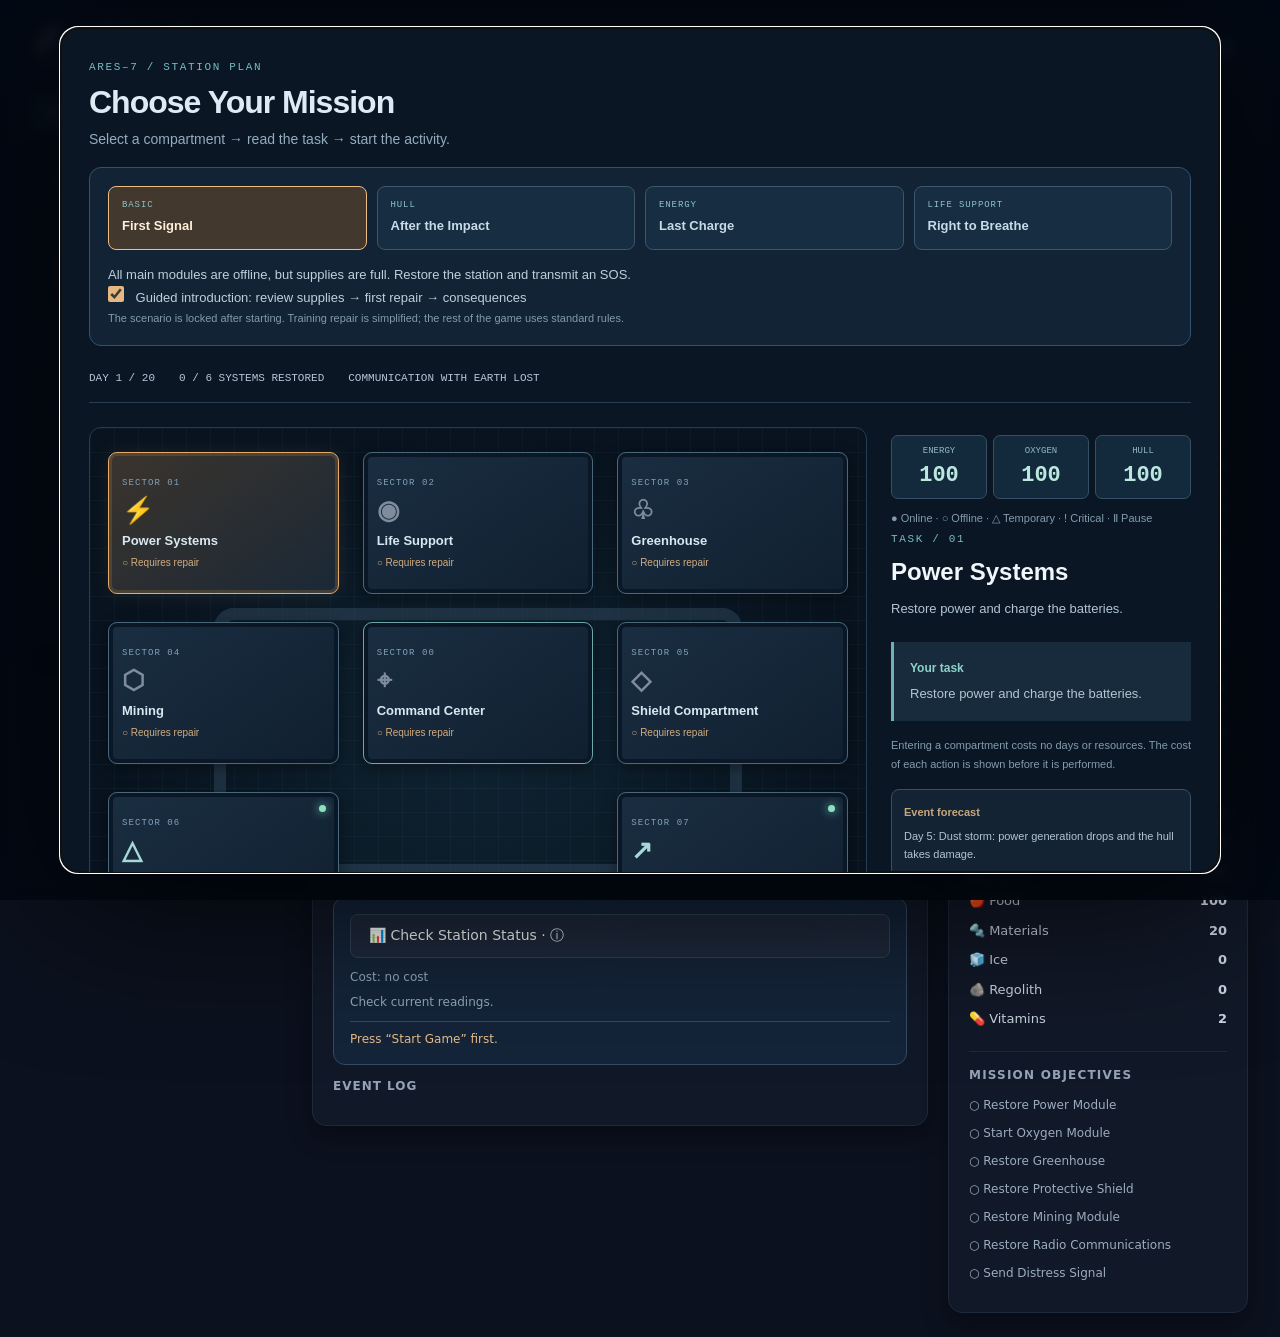
<file: ARES7_READY.html>
<!DOCTYPE html>
<html lang="en">
<head>
    <meta charset="UTF-8">
    <meta name="viewport" content="width=device-width, initial-scale=1.0">
    <title>ARES-7</title>
    <style>
/* UI styles */
* {
    box-sizing: border-box;
    margin: 0;
    padding: 0;
}

body {
    background-color: #0b111e;
    color: #e2e8f0;
    font-family: 'Segoe UI', system-ui, -apple-system, sans-serif;
    padding: 24px 32px;
    min-height: 100vh;
}

/* UI styles */
.top-bar {
    display: flex;
    justify-content: space-between;
    align-items: center;
    max-width: 1400px;
    margin: 0 auto 24px auto;
}

.top-bar h1 {
    font-size: 26px;
    font-weight: 800;
    letter-spacing: 1.5px;
    color: #ffffff;
}

.top-bar h1 span {
    font-size: 13px;
    font-weight: 600;
    letter-spacing: 3px;
    color: #94a3b8;
    margin-left: 8px;
}

.subtitle {
    font-size: 11px;
    letter-spacing: 1.5px;
    color: #64748b;
    margin-top: 4px;
    text-transform: uppercase;
}

.shift-badge {
    background: #131c2e;
    border: 1px solid #26334d;
    padding: 8px 16px;
    border-radius: 20px;
    font-size: 13px;
    font-weight: 600;
    color: #cbd5e1;
}

/* UI styles */
.container {
    display: grid;
    grid-template-columns: 260px 1fr 300px;
    gap: 20px;
    max-width: 1400px;
    margin: 0 auto;
    align-items: start;
}

/* UI styles */
.sidebar, .main-screen, .status-panel {
    background: #111827;
    border: 1px solid #1e293b;
    border-radius: 14px;
    padding: 20px;
    box-shadow: 0 10px 25px rgba(0, 0, 0, 0.35);
}

h3 {
    font-size: 12px;
    letter-spacing: 1.2px;
    color: #94a3b8;
    text-transform: uppercase;
    margin-bottom: 14px;
}

/* UI styles */
.nav-btn {
    display: flex;
    align-items: center;
    gap: 10px;
    width: 100%;
    background: #182234;
    color: #cbd5e1;
    border: 1px solid #26334d;
    padding: 12px 14px;
    margin-bottom: 10px;
    border-radius: 10px;
    font-size: 14px;
    font-weight: 500;
    text-align: left;
    cursor: pointer;
    transition: all 0.2s ease;
    position: relative;
}

.nav-btn:hover {
    background: #1f2c42;
    border-color: #3b4d6b;
}

/* UI styles */
.nav-btn.active {
    background: linear-gradient(90deg, rgba(234, 88, 12, 0.22) 0%, rgba(24, 34, 52, 0.9) 100%);
    border-color: #ea580c;
    color: #ffffff;
    font-weight: 600;
}

.nav-btn.active::after {
    content: '';
    width: 7px;
    height: 7px;
    background: #fb7185;
    border-radius: 50%;
    margin-left: auto;
    box-shadow: 0 0 8px #fb7185;
}

/* UI styles */
.module-banner {
    background: radial-gradient(circle at 75% 35%, rgba(234, 88, 12, 0.45) 0%, rgba(30, 41, 59, 0.95) 60%, #162032 100%);
    border: 1px solid #2d3b55;
    border-radius: 12px;
    padding: 90px 24px 24px 24px;
    margin-bottom: 18px;
}

.module-banner h2 {
    font-size: 26px;
    font-weight: 700;
    color: #ffffff;
    margin-bottom: 6px;
}

.module-banner p {
    font-size: 13px;
    color: #cbd5e1;
}

.description {
    font-size: 14px;
    line-height: 1.6;
    color: #94a3b8;
    margin-bottom: 24px;
}

h4 {
    font-size: 12px;
    letter-spacing: 1px;
    color: #94a3b8;
    text-transform: uppercase;
    margin-bottom: 12px;
}

/* UI styles */
.action-btn {
    background: #1e293b;
    color: #f8fafc;
    border: 1px solid #334155;
    padding: 12px 18px;
    border-radius: 8px;
    font-size: 14px;
    font-weight: 500;
    cursor: pointer;
    transition: all 0.2s ease;
}

.action-btn:hover {
    background: #283548;
    border-color: #f97316;
    transform: translateY(-1px);
}

/* UI styles */
.stat-row {
    display: flex;
    justify-content: space-between;
    align-items: center;
    font-size: 13px;
    font-weight: 500;
    color: #cbd5e1;
    margin-bottom: 6px;
}

.stat-row span:last-child {
    font-weight: 700;
    color: #ffffff;
}

/* UI styles */
.progress-container {
    background: #1e293b;
    border-radius: 6px;
    height: 7px;
    width: 100%;
    margin-bottom: 14px;
    overflow: hidden;
}

.progress-bar {
    height: 100%;
    background: #34d399;
    border-radius: 6px;
    width: 100%;
    transition: width 0.35s ease, background-color 0.35s ease;
}

.progress-bar.warning {
    background: #fbbf24;
}

.progress-bar.danger {
    background: #f87171;
}

/* UI styles */
.status-panel h3:not(:first-child) {
    margin-top: 22px;
    padding-top: 16px;
    border-top: 1px solid #1e293b;
}

/* Event Log */
.event-log {
    max-height: 150px;
    overflow-y: auto;
    display: flex;
    flex-direction: column;
    gap: 8px;
}

.log-item {
    background: #182234;
    border-left: 3px solid #f97316;
    padding: 8px 10px;
    border-radius: 4px;
    font-size: 12px;
    color: #cbd5e1;
    line-height: 1.4;
}

#overlay {
    position: fixed;
    top: 0;
    left: 0;
    width: 100%;
    height: 100%;
    background: rgba(0, 0, 0, 0.8);
    display: none;
    justify-content: center;
    align-items: center;
    padding: 20px;
    z-index: 99999;
}

#modal {
    position: relative;
    width: 100%;
    max-width: 650px;
    max-height: 85vh;
    overflow-y: auto;
    margin: auto;
    padding: 25px;
    background: #111827;
    border: 1px solid #334155;
    border-radius: 14px;
    box-shadow: 0 15px 50px rgba(0, 0, 0, 0.6);
}
</style><style>
.learning-nav{max-width:1400px;margin:0 auto 20px;display:flex;flex-wrap:wrap;gap:8px}.learning-nav button, #learning-dialog button,#intro-settings,#modal>button,.score-card button{padding:10px 14px;background:#1a2b40;border:1px solid #3a5068;color:#e8f0f7;border-radius:8px;cursor:pointer;font:inherit;font-size:13px}.learning-nav button:hover,#learning-dialog button:hover{border-color:#f29e71}.score-card{padding:17px;background:linear-gradient(140deg,#213a42,#142236);border:1px solid #44666b;border-radius:12px;margin-bottom:22px}.score-card>span{display:block;font-size:10px;letter-spacing:.12em;color:#9fbac8}.score-card strong{display:block;font-size:40px;color:#b1ecd4}.score-card small{display:block;color:#92abbe;font-size:11px}.score-card p{font-size:12px;line-height:1.6;margin:10px 0;color:#c4d8e1}.score-card button{font-size:11px;padding:7px 10px;background:#21383f}.room-learning{padding:12px;border-left:3px solid #66b0ba;background:#172b3c;margin:0 0 20px;font-size:13px;line-height:1.65}.room-learning summary{cursor:pointer;color:#bcd8e9}.room-learning p{margin-top:10px;color:#b0c6d6}#learning-dialog{width:min(850px,94vw);max-height:88vh;padding:26px;border:1px solid #4e6e85;border-radius:15px;background:#101c2d;color:#d4e1ee;margin:auto;overflow:auto;box-shadow:0 20px 120px #000b}#learning-dialog::backdrop{background:#020812cc;backdrop-filter:blur(4px)}#learning-dialog header{display:flex;justify-content:space-between;align-items:center;gap:15px;margin-bottom:20px;color:#7fa8bc;font-size:10px;letter-spacing:.1em}#learning-dialog h2{font-size:27px;color:#edf6fa;margin-bottom:18px}#learning-dialog h3{margin:23px 0 12px;color:#a2d7d8;font-size:14px}#learning-dialog p{font-size:14px;line-height:1.75;margin:12px 0}#learning-dialog a{color:#97d8f1}#learning-dialog table{border-collapse:collapse;width:100%;margin:18px 0;font-size:13px}#learning-dialog th,#learning-dialog td{padding:11px 10px;text-align:left;border-bottom:1px solid #2d4259;vertical-align:top}#learning-dialog th{color:#8eafc4;font-size:11px}#learning-dialog td:first-child{min-width:130px}#learning-dialog details{border:1px solid #2d4a61;border-radius:8px;padding:15px;margin:15px 0}#learning-dialog summary{cursor:pointer;color:#a9d6e5;font-size:13px}#learning-dialog ol{padding-left:22px;font-size:14px;line-height:1.8}.learn-note{padding:15px;border-left:3px solid #d6a76e;background:#3b30252b;line-height:1.7;font-size:14px}.learn-grid{display:grid;grid-template-columns:1fr 1fr;gap:12px;margin:20px 0}.learn-grid article,.source-card{background:#15283b;padding:15px;border-radius:9px;border:1px solid #274258}.learn-grid article p{font-size:13px!important}.learn-muted{font-size:12px!important;color:#93a9bc;line-height:1.6;margin:12px 0}.source-card{margin-bottom:10px}.source-card p{font-size:12px!important}.positive{color:#91e5b9}.negative{color:#ff9c98}#score-form fieldset{border:0;padding:0}#score-form label{display:flex;gap:15px;justify-content:space-between;align-items:center;padding:9px 0;font-size:13px}#score-form input[type=number]{width:95px;padding:8px;border:1px solid #44677d;border-radius:5px;background:#0b1726;color:#e2f2f7}#score-form input[name=seed]{width:145px}#score-form input[type=checkbox]{width:18px;height:18px}#score-form .checkbox{justify-content:flex-start;margin:10px 0}.weights{display:grid;grid-template-columns:1fr 1fr;gap:0 25px;border-top:1px solid #2d455c;padding-top:15px;margin-top:15px}.weights label{border-bottom:1px solid #22394c}.weights input{width:65px!important}.settings-row{display:flex;gap:10px;margin:10px 0 20px}#learning-dialog .learn-primary{background:#81d6c5;color:#102d32;font-weight:700;margin:15px 5px 10px 0}fieldset:disabled{opacity:.55}.resource-entry{padding:12px;border-bottom:1px solid #2a4158;font-size:12px}.resource-entry p{font-size:12px!important}.learning-feedback{border-left:3px solid #ecab6c;background:#242b36;padding:14px;margin:14px 0;font-size:13px;line-height:1.7}.learning-warning{background:#4e27342b;border:1px solid #924a5a;color:#ffc0b6;padding:10px;border-radius:6px}.meter-track{height:7px;border-radius:6px;background:#26364b;overflow:hidden}.meter-fill{height:100%;background:#57bca8}.meter-heading,.inventory-item{display:flex;justify-content:space-between;font-size:13px;margin:8px 0}.action-help{font-size:12px;color:#91a9bd;margin:0 0 14px;line-height:1.5}.log-entry{padding:9px;background:#17283b;border-left:2px solid #638ba6;font-size:12px;line-height:1.6}.log-entry strong{color:#a9d5e6}.objective{font-size:12px;line-height:1.8;color:#9bacbf}.objective.completed{color:#87cfab}#modal h1{font-size:25px;margin:10px 0}#modal p{line-height:1.7;margin:10px 0}#modal button{padding:12px;border-radius:8px;cursor:pointer;color:#dcecf8;border:1px solid #456176;background:#233a53;font:inherit;font-size:13px}#modal button:disabled{opacity:.45;cursor:not-allowed}#settings-feedback{color:#cbe5ba}button:focus-visible,input:focus-visible,summary:focus-visible{outline:3px solid #e6bd79;outline-offset:3px}@media(max-width:650px){.learn-grid,.weights{grid-template-columns:1fr}#learning-dialog{padding:18px}#learning-dialog h2{font-size:22px}#learning-dialog td,#learning-dialog th{font-size:11px;padding:8px 5px}#learning-dialog td:first-child{min-width:70px}.learning-nav button{font-size:12px}.module-banner{padding:30px 18px 18px}.container.layout{display:flex;flex-direction:column}.sidebar,.main-screen,.status-panel{width:100%}}

.mini-options{display:grid;grid-template-columns:repeat(2,minmax(0,1fr));gap:8px;margin:16px 0}.mini-options small{display:block;color:#b6c7d8;margin-top:5px}.modal{max-height:90vh;overflow:auto}#mission-root button:disabled{opacity:.48;cursor:default}

.blocked-reason{font-size:12px;color:#e7bd83;margin:-8px 0 18px;line-height:1.5}

#actions button.unavailable{background:#182232;border-color:#655744;color:#e2c8a1}#actions button.unavailable:hover{border-color:#e2bc80}

/* Each explanation belongs visibly to its own action. */
#actions .action-card{padding:16px;margin:0 0 14px;border:1px solid #344b63;border-radius:12px;background:#142439}
#actions .action-card>button{display:block;width:100%;margin:0 0 10px;text-align:left}
.action-card .action-help{display:block;margin:6px 0;line-height:1.6}
.action-card .blocked-reason{font-size:12px;color:#e9bc8d;margin:9px 0 0;padding-top:8px;border-top:1px solid #344b63}
#roomTag,#weatherTag,#supplyTag{display:inline-flex;align-items:center;border:1px solid #476477;border-radius:20px;padding:6px 10px;margin:0 6px 10px 0;font-size:10px;letter-spacing:.06em;background:#102437;color:#bcd4e2}
.emergency-notice{max-width:1400px;margin:0 auto 18px;padding:15px 18px;border:1px solid #d38556;border-left:4px solid #f0ad6b;border-radius:10px;background:#382c29;color:#ffe1c0;display:flex;gap:16px;align-items:center;justify-content:space-between;font-size:13px;line-height:1.6}
.emergency-notice[hidden]{display:none!important}
.emergency-notice button{flex-shrink:0;border:1px solid #daab7a;border-radius:7px;padding:10px 14px;background:#edbe8a;color:#30261c;font:600 12px 'Segoe UI',sans-serif;cursor:pointer}
#protection-root ol.rp-instructions{padding-left:22px}
@media(max-width:650px){.emergency-notice{align-items:stretch;flex-direction:column}.emergency-notice button{width:100%}}

</style>
    <!-- UI styles -->
    <style>
      #rooms > button, #rooms button:not(.nav-btn) {
        display: flex; align-items: center; gap: 10px; width: 100%;
        background: #182234; color: #cbd5e1; border: 1px solid #26334d;
        padding: 12px 14px; margin-bottom: 10px; border-radius: 10px;
        font: 500 14px 'Segoe UI', system-ui, sans-serif;
        text-align: left; cursor: pointer; transition: all .2s ease;
      }
      #rooms > button:hover, #rooms button:not(.nav-btn):hover {
        background: #1f2c42; border-color: #3b4d6b;
      }
      #rooms button.active, #rooms button[aria-current="page"] {
        background: linear-gradient(90deg,rgba(234,88,12,.22),rgba(24,34,52,.9));
        border-color: #ea580c; color: #fff; font-weight: 600;
      }
      #actions button:not(.action-btn), #actions .action-btn {
        background: #1e293b; color: #f8fafc; border: 1px solid #334155;
        padding: 12px 18px; border-radius: 8px;
        font: 500 14px 'Segoe UI', system-ui, sans-serif;
        cursor: pointer; transition: all .2s ease; margin: 0 8px 10px 0;
      }
      #actions button:hover { background: #283548; border-color: #f97316; }
      #actions button:disabled { opacity: .5; cursor: not-allowed; }
      #rooms, #actions, #meters, #inventory, #objectives { color: #cbd5e1; }
      #meters > div, #inventory > div, #objectives > div {
        margin-bottom: 10px; line-height: 1.5;
      }
      #meters .stat-row { display: flex; justify-content: space-between; }
      #meters .progress-container { background: #1e293b; border-radius: 6px; height: 7px; overflow: hidden; }
      #meters .progress-bar { height: 100%; background: #34d399; }
      #meters .progress-bar.warning { background: #fbbf24; }
      #meters .progress-bar.danger { background: #f87171; }
      @media (max-width: 1000px) {
        .container.layout { grid-template-columns: minmax(190px, 1fr) minmax(0, 2fr); }
        .status-panel { grid-column: 1 / -1; }
      }
      @media (max-width: 650px) {
        body { padding: 14px; }
        .container.layout { grid-template-columns: minmax(0, 1fr); }
        .status-panel { grid-column: auto; }
        .top-bar { flex-wrap: wrap; gap: 12px; }
      }
    </style>
<style>
#station-dialog{width:min(1160px,96vw);max-width:1160px;max-height:94vh;overflow:auto;margin:auto;padding:28px;background:#0b1625;color:#deebf5;border:1px solid #426076;border-radius:18px;box-shadow:0 30px 150px #000b;font-family:'Segoe UI',sans-serif}#station-dialog::backdrop{background:#030914e8;backdrop-filter:blur(6px)}.deck-header{display:flex;justify-content:space-between;gap:20px}.deck-eyebrow{color:#77bcbf;font:11px monospace;letter-spacing:.15em}.deck-header h1{font-size:32px;letter-spacing:-1px;margin:10px 0}.deck-header p{color:#93adbf;font-size:14px}.deck-header button{align-self:flex-start;background:#20354b;color:white;border:1px solid #486379;padding:10px;border-radius:8px;cursor:pointer}.deck-meta{display:flex;gap:24px;flex-wrap:wrap;padding:18px 0;margin-top:8px;border-bottom:1px solid #293e50;color:#b6c5d4;font:11px monospace}.deck-content{display:grid;grid-template-columns:minmax(0,1fr) 300px;gap:24px;padding-top:24px}.deck-plan{position:relative;display:grid;grid-template-columns:repeat(3,minmax(0,1fr));grid-template-rows:repeat(3,142px);gap:28px 24px;padding:24px 18px 44px;background:radial-gradient(ellipse at center,#17374777,transparent 70%),#08131f;border:1px solid #253d50;border-radius:12px;overflow:hidden}.deck-grid-lines{position:absolute;inset:0;pointer-events:none;background-image:linear-gradient(#729aa00d 1px,transparent 1px),linear-gradient(90deg,#729aa00d 1px,transparent 1px);background-size:24px 24px}.deck-spine{position:absolute;left:16%;right:16%;top:29%;bottom:28%;border:12px solid #334b60;border-radius:20px;opacity:.5;pointer-events:none}.deck-room{position:relative;z-index:1;display:flex;flex-direction:column;align-items:flex-start;text-align:left;justify-content:center;padding:13px!important;background:linear-gradient(145deg,#1a2e41,#101f30)!important;color:#d8e8f2!important;border:1px solid #4b687b!important;border-radius:9px!important;cursor:pointer;min-width:0;font-family:inherit!important;box-shadow:inset 0 0 0 4px #091726,0 4px 15px #0006}.deck-room:hover,.deck-room.selected{border-color:#e5ab6d!important;background:linear-gradient(145deg,#3b342d,#1a2836)!important;box-shadow:inset 0 0 0 3px #a77a3c44,0 0 20px #e7ab5c18}.deck-room.repaired small{color:#8ce0b7}.deck-code{font:9px monospace;color:#82a1b8;letter-spacing:.12em}.deck-icon{font-size:26px;color:#a4d9d8;margin:7px 0}.deck-room strong{font-size:13px;line-height:1.3}.deck-room small{font-size:10px;color:#d2ac80;margin-top:7px}.room-command{grid-column:2;grid-row:2;border-color:#6ba7ab!important}.room-shield{grid-column:3;grid-row:2}.room-emergency{grid-column:1;grid-row:3}.room-expeditions{grid-column:3;grid-row:3}.deck-caption{position:absolute;bottom:15px;left:20px;color:#638498;font:9px monospace;letter-spacing:.12em}.deck-brief{padding:8px 0}.deck-brief h2{font-size:24px;margin:12px 0;color:#f0f6fa}.deck-brief p{font-size:13px;line-height:1.7;color:#b2c4d3}.deck-task{padding:16px;background:#172b3c;border-left:3px solid #71b1b2;margin:22px 0 15px}.deck-task b{font-size:12px;color:#8ed2c9}.deck-task p{margin:7px 0 0}.deck-hint{font-size:11px!important;color:#829cad!important}.deck-launch,.deck-secondary{width:100%;padding:14px;border-radius:8px;font:600 13px 'Segoe UI',sans-serif;cursor:pointer;margin:12px 0 0}.deck-launch{background:#e4b17a;color:#211c16;border:1px solid #edc08e}.deck-secondary{background:#14273a;color:#c0d7e5;border:1px solid #3d586e}.deck-launch:disabled{opacity:.4;cursor:default}.deck-missions{display:grid;gap:7px;margin:18px 0}.deck-missions button{border:1px solid #344b60;border-radius:6px;padding:9px;text-align:left;background:#14273a;color:#c9dce8;font-size:11px;cursor:pointer}.deck-missions button small{display:block;font-size:10px;margin-top:4px;color:#91acbf}.deck-missions button.chosen{border-color:#e4b17a;background:#3c342c}.deck-missions button:disabled{opacity:.4;cursor:default}#open-station-plan{background:#254348;border-color:#67a7a9;color:#def7f2;font-weight:700}@media(max-width:850px){.deck-content{grid-template-columns:1fr}.deck-brief{border-top:1px solid #334c60;padding-top:20px}.deck-plan{grid-template-rows:repeat(3,125px);gap:22px 15px}.deck-header h1{font-size:26px}}@media(max-width:480px){#station-dialog{padding:16px}.deck-plan{padding:15px 8px 35px;gap:18px 8px;grid-template-rows:repeat(3,135px)}.deck-room{padding:9px!important}.deck-room strong{font-size:11px}.deck-room small{font-size:9px}.deck-meta{gap:12px;font-size:9px}}

</style>
<style>
.mg-dialog{width:min(850px,95vw);max-width:850px;max-height:94vh;overflow:auto;margin:auto;padding:26px;background:radial-gradient(ellipse at top right,#183747,#0b1828 70%);color:#dcebf3;border:1px solid #58758b;border-radius:16px;box-shadow:0 30px 140px #000c;font:14px 'Segoe UI',sans-serif}.mg-dialog::backdrop{background:#030914e8;backdrop-filter:blur(6px)}.mg-dialog [hidden]{display:none!important}.mg-header{display:flex;justify-content:space-between;align-items:flex-start;gap:15px;margin-bottom:20px}.mg-kicker{color:#7cc4c6;letter-spacing:.15em;font:10px monospace}.mg-dialog h1{font-size:26px;letter-spacing:-.5px;margin:10px 0}.mg-dialog h2{color:#e8c295;margin:20px 0}.mg-dialog p{line-height:1.7;margin:12px 0}.mg-dialog button{border:1px solid #446277;border-radius:7px;padding:11px 15px;background:#1c3347;color:#d9edf5;font:600 13px 'Segoe UI',sans-serif;cursor:pointer;touch-action:manipulation}.mg-dialog button:hover{border-color:#d9b489;background:#2c4556}.mg-dialog button:focus-visible,.mg-dialog input:focus-visible,.mg-dialog canvas:focus-visible{outline:3px solid #e7b67e;outline-offset:3px}.mg-dialog button:disabled{opacity:.4;cursor:default}.mg-dialog .mg-primary{background:#e5b781;color:#251e17;border-color:#f1c999;margin:12px 0}.mg-stakes{border-left:3px solid #72c6be;padding:16px;background:#173247;line-height:1.7;margin:20px 0;color:#cce2ec}.mg-small{color:#90aabd;font-size:12px!important;line-height:1.65}.mg-hud{background:#091420;border:1px solid #355268;padding:13px;color:#9cdfd3;font:12px monospace;letter-spacing:.04em;margin-bottom:14px;min-height:42px}.mg-tools,.mg-lanes{display:flex;gap:10px;margin:14px 0}.mg-tools [aria-pressed=true],.mg-lanes [aria-pressed=true]{border-color:#edb87a;background:#58432c;color:#fff2e0}.mg-excavation{display:grid;grid-template-columns:repeat(6,1fr);gap:8px;padding:18px;background:#091420;border:1px solid #2a4459;border-radius:10px;max-width:560px;margin:20px auto}.mg-dialog .mg-rock{height:58px;padding:0;background:linear-gradient(135deg,#3f3940,#212b3c);border:1px solid #6b6065;color:#8c9aaa;font:700 24px monospace;border-radius:5px;box-shadow:inset 0 0 0 3px #101f2d}.mg-dialog .mg-rock.ore{background:#174657;color:#91eced;border-color:#4a9b9c}.mg-dialog .mg-rock.fault{background:#512a37;color:#ffb4a5;border-color:#995255}.mg-dialog .mg-rock.opened{opacity:.55}.mg-circuit-wrap{position:relative;padding:0 45px;max-width:520px;margin:20px auto}.mg-circuit{display:grid;grid-template-columns:repeat(5,1fr);gap:5px;background:#06111c;border:1px solid #32536d;padding:10px;border-radius:8px}.mg-dialog .mg-pipe{padding:0;aspect-ratio:1;border-radius:4px;background:#182c3c;border-color:#345064}.mg-pipe svg{display:block;width:100%;height:100%}.mg-pipe path{stroke:#8093a3;stroke-width:9;stroke-linecap:square;fill:none}.mg-pipe circle{fill:#a8bdcd}.mg-pipe.lit path{stroke:#72e0dc;filter:drop-shadow(0 0 4px #68d7d7)}.mg-pipe.lit circle{fill:#e6fffe}.mg-inlet,.mg-outlet{position:absolute;top:48%;font:11px monospace;color:#8be5dd}.mg-inlet{left:0}.mg-outlet{right:0}.mg-pressure-bay{display:grid;grid-template-columns:repeat(3,1fr);gap:18px;margin:18px 0}.mg-regulator{padding:14px;border:1px solid #355167;border-radius:9px;background:#0c1b2c;text-align:center}.mg-regulator h3{font:11px monospace;letter-spacing:.12em;color:#8eafc3;margin:0 0 15px}.mg-gauge{position:relative;height:190px;width:70px;max-width:100%;margin:auto;background:repeating-linear-gradient(to top,#1c3547 0 1px,#0a1624 1px 19px);border:1px solid #4b6c7e;border-radius:8px;overflow:hidden}.mg-safe{position:absolute;left:0;right:0;background:#4fba8255;border-block:2px solid #73d89a;z-index:2}.mg-fill{position:absolute;bottom:0;left:0;right:0;background:linear-gradient(to top,#34678899,#80c8d788)}.mg-needle{position:absolute;left:0;right:0;height:3px;background:#f5c68c;z-index:3}.mg-regulator>output{display:block;font:28px monospace;color:#f1be89;margin:10px 0}.mg-regulator>output.in-range{color:#8ce3b3}.mg-regulator small{display:block;color:#8fa9bd;font-size:10px}.mg-regulator label{display:block;margin:18px 0 10px;font-size:12px}.mg-regulator input{width:100%;height:32px;accent-color:#99dcd8;cursor:pointer}.mg-stability{height:9px;border-radius:8px;background:#213748;overflow:hidden}.mg-stability>div{background:#89ddb9;height:100%}.mg-flight{width:100%;height:auto;max-height:50vh;display:block;border:1px solid #4b697e;border-radius:10px;touch-action:manipulation}.mg-lanes button{flex:1}#mg-controls{display:flex;gap:15px;align-items:center;border-top:1px solid #2b455b;padding-top:16px;margin-top:18px}#mg-status{font-size:12px;color:#dfc6a3}#mg-pause{padding:30px;text-align:center;background:#172c40;border:1px solid #507086;border-radius:10px}#mg-play[inert]{display:none}.mg-mission-card{padding:25px;border:1px solid #416277;border-radius:14px;background:linear-gradient(135deg,#16313e,#0e1c30);margin:20px 0}.mg-mission-card .launch-flight{padding:14px 22px;background:#dfb37e;color:#291e13;border:0;border-radius:8px;font-weight:700;cursor:pointer}.mg-mission-steps{display:flex;gap:8px;margin:20px 0}.mg-mission-steps span{padding:9px 14px;border:1px solid #466276;border-radius:6px;font-size:12px}.mg-mission-steps .done{color:#9ce5b8;border-color:#6fb89e}@media(max-width:600px){.mg-dialog{padding:17px}.mg-dialog h1{font-size:22px}.mg-hud{font-size:10px}.mg-excavation{padding:10px;gap:5px}.mg-dialog .mg-rock{height:45px}.mg-pressure-bay{gap:8px}.mg-regulator{padding:9px}.mg-gauge{height:150px;width:50px}.mg-lanes button{padding:12px 5px;font-size:11px}.mg-circuit-wrap{padding:0 32px}.mg-inlet,.mg-outlet{font-size:9px}}

</style>
<style>
.scenario-picker{padding:18px;margin:20px 0 5px;background:#112335;border:1px solid #35516a;border-radius:12px}
.scenario-options{display:grid;grid-template-columns:repeat(4,minmax(0,1fr));gap:10px;margin-bottom:14px}
.scenario-options button{padding:13px;border:1px solid #3c566a;border-radius:8px;background:#172d41;color:#c7dce8;text-align:left;cursor:pointer;font:inherit}
.scenario-options button[aria-pressed=true]{border-color:#edbd82;background:#42382e;color:#fff0db}
.scenario-options small{display:block;font:9px monospace;letter-spacing:.1em;margin-bottom:6px;color:#91c2c8}
.scenario-options strong{font-size:13px;line-height:1.5}
.scenario-picker p,.scenario-picker label{font-size:13px;line-height:1.7;color:#bfd0dc}.scenario-picker input{accent-color:#e5b781;margin-right:8px;width:16px;height:16px}
.deck-spine.flowing{border-color:#4f9f9d;box-shadow:0 0 18px #5fd2d42b;animation:station-flow 3s ease-in-out infinite}
.deck-room.status-critical{border-color:#ef8a76!important;animation:station-alert 2s ease-in-out infinite}.deck-room.status-critical small{color:#ffb7a8!important}
.deck-room.status-degraded{border-color:#dca75d!important}.deck-room.status-degraded small{color:#f4c983!important}
.deck-room.status-paused{border-style:dashed!important;opacity:.8}.deck-room.status-offline .deck-icon{color:#7f8c9e}
.deck-room.status-ready:after{content:'';position:absolute;top:12px;right:12px;width:7px;height:7px;background:#8de1c1;border-radius:50%;box-shadow:0 0 10px #75d9c1}
.live-readings{display:grid;grid-template-columns:repeat(3,1fr);gap:6px;margin-bottom:10px}.live-readings span{background:#132a3c;padding:10px 5px;border:1px solid #355064;border-radius:7px;font:9px monospace;text-align:center;color:#91b7c5}.live-readings b{display:block;font-size:22px;color:#bce7df;margin-top:7px}
.scenario-forecast{padding:12px;border:1px solid #3a4e61;border-radius:8px;margin-top:15px;background:#142333}.scenario-forecast b{color:#c5a77f;font-size:11px}.scenario-forecast p{font-size:11px;margin:7px 0}
#adventure-panel{margin:0 0 18px}#adventure-panel[hidden]{display:none}
.tutorial-card{padding:20px;border:1px solid #528f95;border-left:4px solid #87d7cf;border-radius:12px;background:linear-gradient(125deg,#193c46,#142638);margin-bottom:14px}
.tutorial-card h3{margin:10px 0;color:#e5f5f3;font-size:20px}.tutorial-card p{font-size:13px;color:#bfd7de;line-height:1.7;margin:10px 0}
.tutorial-card button,.adventure-dialog button{padding:11px 14px;margin:5px 7px 5px 0;background:#dcb487;color:#281f17;border:1px solid #edc99d;border-radius:7px;font:600 12px 'Segoe UI',sans-serif;cursor:pointer}
.tutorial-card .subtle{display:block;background:transparent;border-color:#5c7786;color:#bdd2dc;font-weight:400}
.adventure-status{display:flex;gap:7px;flex-wrap:wrap}.adventure-status span{font:10px monospace;border:1px solid #3a5265;background:#182d3f;padding:7px 9px;border-radius:5px;color:#b0ccda}.adventure-status span:first-child{color:#e4c69b}
.temporary-warning{font-size:12px;padding:12px;color:#f0c08a;line-height:1.6;background:#453528;border-left:3px solid #dcad6f;margin-top:10px}
.adventure-dialog{width:min(620px,94vw);margin:auto;max-height:90vh;overflow:auto;background:#102135;color:#deebf4;border:1px solid #4d6b80;border-radius:14px;padding:26px;font-family:'Segoe UI',sans-serif}.adventure-dialog::backdrop{background:#030914dd;backdrop-filter:blur(5px)}.adventure-dialog h2{margin:15px 0;font-size:25px}.adventure-dialog p{font-size:14px;line-height:1.8;margin:15px 0}.decision-effects{padding:15px;background:#21384a;border-left:3px solid #e9ba80;font-size:13px;line-height:1.8}#decision-cancel{background:#20364a;color:#c9dce7;border-color:#4d697e}
@keyframes station-alert{50%{box-shadow:inset 0 0 0 3px #ba675b33,0 0 17px #dd6a5833}}@keyframes station-flow{50%{opacity:.8}}
@media(prefers-reduced-motion:reduce){.deck-spine.flowing,.deck-room.status-critical{animation:none}}
@media(max-width:650px){.scenario-options{grid-template-columns:repeat(2,minmax(0,1fr))}.scenario-picker{padding:12px}.tutorial-card{padding:15px}.tutorial-card h3{font-size:18px}.adventure-dialog{padding:18px}}
.adventure-consequence{padding:12px 15px;margin:12px 0;border-left:3px solid #72bfb7;background:#17303c;color:#c5e2df;font-size:12px;line-height:1.7}

</style>
</head>

<body>

<header class="top-bar">
    <div>
        <h1>🚀 ARES-7 <span>MARTIAN STATION</span></h1>
        <p class="subtitle">Crew Management and Survival System</p>
    </div>

    <div class="shift-badge" id="turnInfo">
        Day 1 / 20
    </div>
</header>

<aside id="emergency-notice" class="emergency-notice" role="alert" hidden>
    <span id="emergency-notice-text"></span>
    <button id="emergency-notice-open" type="button">Go to Emergency →</button>
</aside>

<main class="container layout">

    <aside class="sidebar">

        <h3>STATION SECTORS</h3>

        <button id="open-space-map" class="nav-btn" type="button">
            🌌 Space Map
        </button>

        <div id="rooms"></div>

    </aside>

    <section class="main-screen">

        <div class="module-banner">
            <div id="roomTag"></div>
            <div id="weatherTag"></div>
            <div id="supplyTag"></div>

            <h2 id="sceneTitle">Command Center</h2>

            <p id="sceneSub"></p>
        </div>

        <p class="description" id="desc"></p>

        <div id="eventBox"></div>

        <section id="protection-section">
            <div id="protection-root"></div>
        </section>

        <h4>AVAILABLE ACTIONS</h4>
        <div id="actions"></div>

        <h4>EVENT LOG</h4>
        <div class="event-log" id="log"></div>

    </section>

    <aside class="status-panel">

        <h3>SYSTEM STATUS</h3>
        <div id="meters"></div>

        <h3>SUPPLIES</h3>
        <div id="inventory"></div>

        <h3>MISSION OBJECTIVES</h3>
        <div id="objectives"></div>

    </aside>

</main>

<div id="space-map-root" style="display:none"></div>
<div id="mission-root"></div>

<div class="overlay" id="overlay">
    <div class="modal" id="modal"></div>
</div>

<script>
/* Game component notes. */
(function(root){
 'use strict';
 const rules={
  miningError:{label:'Drill damage / failed mining',value:-5,sign:-1},
  repairError:{label:'Failed repair circuit test',value:-6,sign:-1},
  pressureError:{label:'Failed system stabilization',value:-4,sign:-1},
  flightError:{label:'Arcade flight error',value:-3,sign:-1},
  repair:{label:'First system restoration',value:10,sign:1},
  signal:{label:'First SOS transmission',value:30,sign:1},
  mining:{label:'Successful resource extraction',value:3,sign:1},
  harvest:{label:'Error-free harvest',value:5,sign:1},
  harvestFixed:{label:'Harvest after correction',value:2,sign:1},
  farmError:{label:'Plant care error',value:-5,sign:-1},
  procedure:{label:'Error-free procedure',value:5,sign:1},
  procedureFixed:{label:'Procedure after correction',value:2,sign:1},
  orderError:{label:'Procedure performed out of order',value:-4,sign:-1},
  missionCorrect:{label:'Correct decision on the first attempt',value:10,sign:1},
  missionFixed:{label:'Correct decision after an error',value:3,sign:1},
  missionWrong:{label:'Incorrect expedition decision',value:-5,sign:-1},
  missionComplete:{label:'First expedition completion',value:20,sign:1},
  emergencyCorrect:{label:'Correct emergency response on the first attempt',value:15,sign:1},
  emergencyFixed:{label:'Emergency resolved after previous attempts',value:5,sign:1},
  emergencyPartial:{label:'Partially effective emergency action',value:3,sign:1},
  emergencyWeak:{label:'Ineffective emergency action',value:-5,sign:-1},
  emergencyWrong:{label:'Incorrect emergency action',value:-10,sign:-1},
  emergencyTimeout:{label:'Emergency time expired',value:-15,sign:-1}
 };
 const defaults={version:1,profile:'Training',seed:2026,timed:false,repeatLimit:3,weights:Object.fromEntries(Object.entries(rules).map(([id,r])=>[id,r.value]))};
 const clone=x=>JSON.parse(JSON.stringify(x));
 function validate(c){
  if(!c||c.version!==1||typeof c.timed!=='boolean'||!Number.isInteger(c.seed)||c.seed<1||c.seed>2147483647||!Number.isInteger(c.repeatLimit)||c.repeatLimit<1||c.repeatLimit>10)throw Error('Check the seed (1–2147483647) and repeat limit (1–10).');
  for(const[id,r]of Object.entries(rules)){const v=c.weights?.[id];if(!Number.isInteger(v)||Math.abs(v)>100||v*r.sign<=0)throw Error('Bonuses must be whole numbers from +1 to +100; penalties from −1 to −100.');}
  for(const[a,b]of [['harvest','harvestFixed'],['procedure','procedureFixed'],['missionCorrect','missionFixed'],['emergencyCorrect','emergencyFixed']])if(c.weights[b]>c.weights[a])throw Error('The bonus for a corrected attempt cannot exceed the first-attempt bonus.');
  if(c.weights.emergencyFixed+c.weights.emergencyPartial>c.weights.emergencyCorrect)throw Error('A partial action plus a correction cannot earn more than a correct decision on the first attempt.');
  // Translate legacy Ukrainian profile labels saved by older editions of ARES-7.
  // This changes display text only; timer, seed, limits and scoring values stay intact.
  const savedProfile=String(c.profile||'Custom').trim();
  const legacyProfiles={
    '\u041d\u0430\u0432\u0447\u0430\u043b\u044c\u043d\u0438\u0439':'Training',
    '\u041d\u0430\u0432\u0447\u0430\u043b\u044c\u043d\u0438\u0439 \u043f\u0440\u043e\u0444\u0456\u043b\u044c':'Training',
    '\u0406\u0437 \u0442\u0430\u0439\u043c\u0435\u0440\u043e\u043c':'Timed',
    '\u041f\u0440\u043e\u0444\u0456\u043b\u044c \u0456\u0437 \u0442\u0430\u0439\u043c\u0435\u0440\u043e\u043c':'Timed',
    '\u0412\u043b\u0430\u0441\u043d\u0438\u0439':'Custom'
  };
  const profile=legacyProfiles[savedProfile] ||
    (/[\u0400-\u052F]/.test(savedProfile)?'Custom':savedProfile);
  return {...clone(c),profile:profile.slice(0,40)};
 }
 function createSession(config=defaults){
  const cfg=validate(config),ledger=[],seen=new Set(),counts=new Map();let total=0,counter=0,rng=cfg.seed>>>0;
  return {config:cfg,ledger,get total(){return total;},id(prefix='task'){return prefix+':'+(++counter);},
   random(){rng^=rng<<13;rng^=rng>>>17;rng^=rng<<5;return (rng>>>0)/4294967296;},
   record(rule,info={}){
    if(!rules[rule])throw Error('Unknown score rule: '+rule);
    if(!info.key)throw Error('Every scoring event requires a unique key');
    if(seen.has(info.key))return {delta:0,total,duplicate:true,reason:'This action has already been scored.'};
    seen.add(info.key);let delta=cfg.weights[rule],limited=false;
    if(delta>0&&info.group){const count=counts.get(info.group)||0;const limit=info.limit??cfg.repeatLimit;if(count>=limit){delta=0;limited=true;}else counts.set(info.group,count+1);}
    const before=total;total+=delta;
    const entry={n:ledger.length+1,day:info.day??1,rule,key:info.key,label:rules[rule].label,reason:info.reason||rules[rule].label,delta,before,total,limited,section:info.section||'Station'};
    ledger.push(entry);return entry;
   }
  };
 }
 const api={rules,defaults,validate,createSession};
 if(typeof module!=='undefined'&&module.exports)module.exports=api;
 root.ARESScoringCore=api;
 if(typeof window==='undefined')return;
 let pending=clone(defaults);try{const raw=localStorage.getItem('ares-scoring-config-v1');if(raw){const saved=JSON.parse(raw);pending=validate({...saved,weights:{...defaults.weights,...saved.weights}});if(saved.profile!==pending.profile)localStorage.setItem('ares-scoring-config-v1',JSON.stringify(pending));}}catch{}
 let session=createSession(pending),resourceLog=[];
 const state=()=>window.ARESGame?.getState();
 const fields=['energy','oxygen','water','food','health','protection','materials','ice','regolith','morale'];
 function snapshot(){const s=state();return s?Object.fromEntries(fields.map(k=>[k,Number(s[k])||0])):{};}
 function trace(label,before){const after=snapshot(),changes={};for(const k of fields)if(after[k]!==before[k])changes[k]={before:before[k],after:after[k],delta:Math.round((after[k]-before[k])*100)/100};if(Object.keys(changes).length)resourceLog.push({day:state()?.day||1,label,changes});}
 root.ARESScore={
  get config(){return session.config;},get pending(){return clone(pending);},get ledger(){return session.ledger;},get resourceLog(){return resourceLog;},get total(){return session.total;},
  value(id){return session.config.weights[id];},id(p){return session.id(p);},random(){return session.random();},snapshot,trace,
  reset(){session=createSession(pending);resourceLog=[];if(state())state().score=0;window.dispatchEvent(new Event('ares:score'));},
  setConfig(config){if(state()?.gameStarted)throw Error('Scoring rules are locked until the mission ends. Start a new game to change them.');pending=validate(config);try{localStorage.setItem('ares-scoring-config-v1',JSON.stringify(pending));}catch{}session=createSession(pending);if(state())state().score=0;resourceLog=[];window.dispatchEvent(new Event('ares:score'));},
  award(rule,info){const s=state();if(!s||!s.gameStarted||s.gameOver)return {delta:0,total:session.total,reason:'No active mission.'};const e=session.record(rule,{...info,day:s.day});s.score=session.total;if(!e.duplicate){window.ARESGame.logEvent(`${e.delta>0?'+':''}${e.delta} points: ${e.reason}${e.limited?' The reward limit for this action has been reached.':''} Score: ${e.total}.`);window.dispatchEvent(new CustomEvent('ares:score',{detail:e}));}return e;},
  effect(label,fn){const before=snapshot();fn();trace(label,before);},
  effects(label,effects){this.effect(label,()=>{const s=state();for(const[k,v]of Object.entries(effects)){if(!fields.includes(k))throw Error('Unknown resource');s[k]=Math.max(0,Math.min(['materials','ice','regolith'].includes(k)?999:100,s[k]+v));}});},
  report(){return {title:'ARES-7 — Training Mission Report',model:'A fictional educational model; not NASA telemetry',config:clone(session.config),day:state()?.day,score:session.total,ledger:clone(session.ledger),resources:clone(resourceLog)};}
 };
})(typeof window==='undefined'?globalThis:window);

</script>
<script>
function getFarmChoices(s) {
    const a = [];

    a.push({
        label: '🌱 Restore Greenhouse',
        cost: { parts: 1, water: 8 },
        enabled: !s.farm,
        run: () => act('Greenhouse is operational. You can now grow crops.', { parts: 1, water: 8 }, () => {
            s.farm = true;
            ARESScore.award("repair", {key:"repair:farm",reason:"Greenhouse restored"});
            s.food = clamp(s.food + 8);
        }),
        help: 'Unlocks the growing minigame'
    });

    a.push({
        label: '🥔 Grow Potatoes (Minigame)',
        cost: { water: 3, energy: 2 },
        enabled: s.farm && can({ water: 3, energy: 2 }),
        run: () => {
            if (!s.gameStarted || s.gameOver) return;
            if (!can({ water: 3, energy: 2 })) return;
            spend({ water: 3, energy: 2 });
            openPlantMiniGame(s, {
                name: 'Martian Potatoes',
                stages: ['🌱', '🌿', '🪴', '🥔', '🥔'],
                rewardFood: 15
            });
        },
        help: 'Harvest up to +15 food; mistakes reduce the harvest and score'
    });

    a.push({
        label: '🍅 Grow Tomatoes (Minigame)',
        cost: { water: 2, energy: 2 },
        enabled: s.farm && can({ water: 2, energy: 2 }),
        run: () => {
            if (!s.gameStarted || s.gameOver) return;
            if (!can({ water: 2, energy: 2 })) return;
            spend({ water: 2, energy: 2 });
            openPlantMiniGame(s, {
                name: 'Hydroponic Tomatoes',
                stages: ['🌱', '🌿', '🌼', '🍅', '🍅'],
                rewardFood: 11
            });
        },
        help: 'Harvest up to +11 food; points follow the current scoring rubric'
    });

    a.push({
        label: '💊 Take Vitamin Supplement',
        cost: { energy: 2 },
        enabled: (s.vitamins || 0) > 0 && s.health < 100 && can({ energy: 2 }),
        run: () => {
            if (!s.gameStarted || s.gameOver) return;
            if (!can({ energy: 2 })) return;
            spend({ energy: 2 });
            openConsumeModal(s, {
                title: 'Vitamin Complex',
                desc: 'Illustrative nutritional support: +10 to the in-game health meter. This is not medical advice.',
                icon: '💊',
                effect: () => {
                    s.vitamins = (s.vitamins || 0) - 1;
                    s.health = clamp(s.health + 10);
                    s.vitaminHunger = 0;
                    if (typeof notice === 'function') {
                        notice('The crew took vitamins: the in-game health meter increased (+10 health).');
                    }
                }
            });
        },
        help: 'Uses 1 vitamin, +10 health'
    });

    a.push({
        label: '🧪 Synthesize Vitamins from Algae',
        cost: { water: 5, energy: 6 },
        enabled: s.farm && (s.vitamins || 0) < 5 && can({ water: 5, energy: 6 }),
        run: () => act('A new set of vitamins has been synthesized (+2).', { water: 5, energy: 6 }, () => {
            s.vitamins = Math.min(5, (s.vitamins || 0) + 2);
        }),
        help: 'Creates vitamins (max. 5)'
    });

    a.push({
        label: '🥫 Unpack Emergency Rations',
        cost: { parts: 1 },
        enabled: can({ parts: 1 }),
        run: () => {
            if (!s.gameStarted || s.gameOver) return;
            if (!can({ parts: 1 })) return;
            spend({ parts: 1 });
            openConsumeModal(s, {
                title: 'Emergency Space Rations',
                desc: 'High-calorie concentrated food to restore energy.',
                icon: '🍱',
                effect: () => {
                    s.food = clamp(s.food + 22);
                    if (typeof notice === 'function') {
                        notice('Additional food rations found (+22 food).');
                    }
                }
            });
        },
        help: '+22 food'
    });

    return a;
}

function openConsumeModal(s, item) {
    const overlay = document.getElementById('overlay');
    const modal = document.getElementById('modal');

    if (!overlay || !modal) {
        ARESScore.effect(item.title, item.effect);
        if (typeof nextTurn === 'function') nextTurn();
        return;
    }

    modal.innerHTML = `
        <div class="sub">GREENHOUSE // SUPPLIES</div>
        <h1 style="font-size:24px; margin-bottom:6px">${item.title}</h1>
        <p style="margin-bottom:14px">${item.desc}</p>

        <div style="background:#0c1724; border:1px solid #3c5166; border-radius:14px; padding:28px; text-align:center; margin-bottom:16px">
            <div style="font-size:72px; line-height:1.2">${item.icon}</div>
        </div>

        <button id="btnEat" style="width:100%; text-align:center; background:#3d876b; border-color:#72d7a4">
            🍽️ Eat
        </button>
    `;

    document.getElementById('btnEat').onclick = () => {
        overlay.style.display = 'none';
        ARESScore.effect(item.title, item.effect);
        if (typeof nextTurn === 'function') {
            nextTurn();
        } else if (typeof render === 'function') {
            render();
        }
    };

    overlay.style.display = 'flex';
}

function openPlantMiniGame(s, crop) {
 if(!s.gameStarted||s.gameOver)return;
 const key=ARESScore.id('crop'),care=new Set(),wrong=new Set();let finished=false,feedback='Water, minerals, light, and a plant health check are required.';
 const overlay=document.getElementById('overlay'),modal=document.getElementById('modal');if(!overlay||!modal)return;
 const options=[['water','Moderate Watering','Plants need water, but excess watering restricts air access to their roots.'],['fertilizer','Measured Nutrients','Mineral nutrients support growth.'],['sun','Turn On Grow Lights','Light is essential for photosynthesis.'],['pests','Inspect and Protect the Plant','Inspection helps detect damage early.'],['flood','Flood the Roots','Overwatering disrupts the balance of water and air around the roots. Return to moderate watering.'],['dark','Turn Off the Lights for the Entire Cycle','Without light, photosynthesis is limited. Restore lighting.']];
 function draw(){const yieldFood=Math.max(1,crop.rewardFood-5*wrong.size);
 modal.innerHTML=`<div class="sub">GREENHOUSE · DECISIONS AND CONSEQUENCES</div><h1>${crop.name}</h1><div style="font-size:64px;text-align:center">${crop.stages[care.size]}</div><p>Prepare 4 growth conditions. Some suggested actions will harm the plant. In this model, each mistake reduces the harvest by 5 units.</p><div class="mini-options">${options.map(([id,label])=>`<button id="care-${id}" ${care.has(id)||wrong.has(id)?'disabled':''}>${label}</button>`).join('')}</div><p role="status">${feedback}</p><p>Expected harvest: ${yieldFood}; completed ${care.size}/4 conditions. This is an accelerated training model of plant growth.</p><button id="btnHarvest" ${care.size===4?'':'disabled'}>Harvest Crops</button>`;
 options.forEach(([id,label,why],i)=>document.getElementById('care-'+id).onclick=()=>{
 if(finished||s.gameOver||care.has(id)||wrong.has(id))return;
 if(i<4){care.add(id);feedback=why;}else{wrong.add(id);const e=ARESScore.award('farmError',{key:key+':'+id,reason:crop.name+': '+why,section:'Greenhouse'});if(id==='flood')ARESScore.effects('Overwatering',{water:-3});feedback=`${e.delta} points; harvest −5${id==='flood'?'; water −3':''}. ${why}`;}draw();});
 document.getElementById('btnHarvest').onclick=()=>{if(finished||care.size!==4||s.gameOver)return;finished=true;ARESScore.effects('Harvest: '+crop.name,{food:yieldFood});ARESScore.award(wrong.size?'harvestFixed':'harvest',{key:key+':done',group:'crop:'+crop.name,reason:crop.name+(wrong.size?' — harvest after mistakes':' — correct care'),section:'Greenhouse'});overlay.style.display='none';nextTurn();};
 }
 draw();overlay.style.display='flex';
}

function updateFarmTurn(s) {
    if (s.farm && !s.adventure?.farmPaused) {
        if (s.energy > 0) {
            s.water = clamp(s.water - 2);
            s.food = clamp(s.food + 4);
        } else {
            s.food = clamp(s.food - 2);
        }
    } else {
        s.food = clamp(s.food - 2);
    }

    if (s.vitaminHunger === undefined) {
        s.vitaminHunger = 0;
    }

    s.vitaminHunger++;

    if (s.vitaminHunger >= 5) {
        s.health = clamp(s.health - 5);
        if (typeof notice === 'function') {
            notice('⚠️ Warning: the illustrative food support reserve is depleted. Health is decreasing.');
        }
        s.vitaminHunger = 3;
    }
}
</script>
<script>
function getLifeChoices(s) {
    const a = [];

    a.push({
        id: 'lifeRepair',
        label: '🔧 Start Oxygen Module (Minigame)',
        cost: { parts: 2, energy: 8 },
        enabled: !s.life && can({ parts: 2, energy: 8 }),
        run: () => {
            if (!s.gameStarted || s.gameOver) return;
            if (!can({ parts: 2, energy: 8 })) return;
            spend({ parts: 2, energy: 8 });
            openLifeMiniGame(s, {
                title: 'Oxygen Generator Startup',
                desc: 'Follow the oxygen reactor startup sequence:',
                icon: '🫁',
                steps: [
                    { id: 's1', icon: '🔌', label: 'Apply Power', sub: 'Circuit A' },
                    { id: 's2', icon: '🌡️', label: 'Check Water Circuit', sub: 'Electrolysis — Training Diagram' },
                    { id: 's3', icon: '🌀', label: 'Open Valves', sub: 'O2 Supply' }
                ],
                btnFinish: '✅ Start System (+12 oxygen)',
                effect: () => {
                    s.life = true;
                    s.oxygen = clamp(s.oxygen + 12);
                    if (typeof notice === 'function') notice('Oxygen module activated. Oxygen consumption has decreased.');
                }
            });
        },
        help: 'Interactive System Startup'
    });

    a.push({
        id: 'oxygen',
        label: '💨 Fill Oxygen Tanks (Minigame)',
        cost: { energy: 12 },
        enabled: s.life && can({ energy: 12 }),
        run: () => {
            if (!s.gameStarted || s.gameOver) return;
            if (!can({ energy: 12 })) return;
            spend({ energy: 12 });
            openLifeMiniGame(s, {
                title: 'Oxygen Tank Refilling',
                desc: 'Training sequence for preparing the reserve (not a technical procedure):',
                icon: '💨',
                steps: [
                    { id: 's1', icon: '🛢️', label: 'Check for Leaks', sub: 'Diagnostics First' },
                    { id: 's2', icon: '🛢️', label: 'Turn On Supply', sub: 'After Inspection' },
                    { id: 's3', icon: '🛢️', label: 'Check the Reserve', sub: 'Verify the Result' }
                ],
                btnFinish: '✅ Finish Refilling (+24 oxygen)',
                effect: () => {
                    s.oxygen = clamp(s.oxygen + 24);
                    if (typeof notice === 'function') notice('Tanks filled: +24 oxygen.');
                }
            });
        },
        help: 'Interactive Refilling (+24 oxygen)'
    });

    a.push({
        id: 'water',
        label: '♻️ Purify Water (Minigame)',
        cost: { energy: 8 },
        enabled: can({ energy: 8 }),
        run: () => {
            if (!s.gameStarted || s.gameOver) return;
            if (!can({ energy: 8 })) return;
            spend({ energy: 8 });
            openLifeMiniGame(s, {
                title: 'Water Regeneration Station',
                desc: 'Run the water through all purification stages:',
                icon: '💧',
                steps: [
                    { id: 's1', icon: '🕸️', label: 'Coarse Filtration', sub: 'Dust Removal' },
                    { id: 's2', icon: '🧪', label: 'Chemical Treatment', sub: 'Disinfection' },
                    { id: 's3', icon: '💎', label: 'Quality Check', sub: 'Ready for Use' }
                ],
                btnFinish: '✅ Collect Clean Water (+22 water)',
                effect: () => {
                    s.water = clamp(s.water + 22);
                    if (typeof notice === 'function') notice('Water purified: +22 units.');
                }
            });
        },
        help: 'Interactive Filtration (+22 water)'
    });

    a.push({
        id: 'filters',
        label: '🧹 Clean Air Filters (Minigame)',
        cost: { energy: 4 },
        enabled: s.life && (s.filterDirt || 0) > 0 && can({ energy: 4 }),
        run: () => {
            if (!s.gameStarted || s.gameOver) return;
            if (!can({ energy: 4 })) return;
            spend({ energy: 4 });
            openLifeMiniGame(s, {
                title: 'Ventilation Maintenance',
                desc: 'Clean 3 filter cartridges of Martian dust:',
                icon: '🧹',
                steps: [
                    { id: 's1', icon: '🌫️', label: 'Intake Filter', sub: 'Blow Out' },
                    { id: 's2', icon: '🦠', label: 'HEPA Cartridge', sub: 'Replace' },
                    { id: 's3', icon: '💨', label: 'Exhaust Valve', sub: 'Inspect' }
                ],
                btnFinish: '✅ Install Clean Filters',
                effect: () => {
                    s.filterDirt = 0;
                    if (typeof notice === 'function') notice('Filters cleaned. Ventilation system is operating at 100%.');
                }
            });
        },
        help: 'Reduces oxygen consumption during a storm'
    });

    a.push({
        id: 'condensate',
        label: '💧 Collect Condensate (Minigame)',
        cost: { energy: 3 },
        enabled: s.life && can({ energy: 3 }),
        run: () => {
            if (!s.gameStarted || s.gameOver) return;
            if (!can({ energy: 3 })) return;
            spend({ energy: 3 });
            openLifeMiniGame(s, {
                title: 'Atmospheric Condensate Collection',
                desc: 'Collect moisture from the coolers in the compartments:',
                icon: '💦',
                steps: [
                    { id: 's1', icon: '❄️', label: 'Cool the Tubes', sub: 'Condensation' },
                    { id: 's2', icon: '🪣', label: 'Drain into Tank', sub: 'Collect Drops' }
                ],
                btnFinish: '✅ Transfer to Reservoir (+7 water)',
                effect: () => {
                    s.water = clamp(s.water + 7);
                    if (typeof notice === 'function') notice('Condensate collected from recovery systems: +7 water.');
                }
            });
        },
        help: '+7 water (quick bonus)'
    });

    a.push({
        id: 'eco',
        label: '🌑 Oxygen-Saving Mode (Minigame)',
        cost: { energy: 2 },
        enabled: s.life && !s.ecoMode && can({ energy: 2 }),
        run: () => {
            if (!s.gameStarted || s.gameOver) return;
            if (!can({ energy: 2 })) return;
            spend({ energy: 2 });
            openLifeMiniGame(s, {
                title: 'Switch to Economy Mode',
                desc: 'Switch the station to energy-saving mode:',
                icon: '🌑',
                steps: [
                    { id: 's1', icon: '💡', label: 'Dim the Lights', sub: 'Living Quarters' },
                    { id: 's2', icon: '📉', label: 'Isolate Empty Compartment', sub: 'Reduce Serviced Area' }
                ],
                btnFinish: '✅ Activate Economy Mode',
                effect: () => {
                    s.ecoMode = true;
                    if (typeof notice === 'function') notice('Economy mode activated: oxygen consumption is reduced, but crew morale decreases.');
                }
            });
        },
        help: 'Reduces air consumption but lowers morale'
    });

    a.push({
        id: 'rest',
        label: '☕ Crew Rest (Minigame)',
        cost: { water: 2, food: 2 },
        enabled: (s.morale !== undefined && s.morale < 100) && can({ water: 2, food: 2 }),
        run: () => {
            if (!s.gameStarted || s.gameOver) return;
            if (!can({ water: 2, food: 2 })) return;
            spend({ water: 2, food: 2 });
            openLifeMiniGame(s, {
                title: 'Psychological Recovery',
                desc: 'Arrange a break for the astronaut crew:',
                icon: '☕',
                steps: [
                    { id: 's1', icon: '🍵', label: 'Brew Hot Tea', sub: 'Comfort' },
                    { id: 's2', icon: '🎵', label: 'Play Sounds of Earth', sub: 'Relaxation' },
                    { id: 's3', icon: '🌍', label: 'Video Call with Family', sub: 'Support' }
                ],
                btnFinish: '✅ Finish Rest (+20 morale)',
                effect: () => {
                    s.morale = clamp((s.morale || 100) + 20);
                    if (typeof notice === 'function') notice('The crew has rested and recovered psychologically (+20 morale).');
                }
            });
        },
        help: 'Restores crew morale'
    });

    return a;
}

function openLifeMiniGame(s, config) {
    if (!s.gameStarted || s.gameOver) return;
    const key=ARESScore.id('life'), wrong=new Set(), wasLife=s.life;
    let done=0,finished=false,feedback='Read the sequence before acting.';
    const overlay=document.getElementById('overlay'), modal=document.getElementById('modal');
    if(!overlay||!modal)return;
    const ordered=!['Psychological Recovery','Ventilation Maintenance','Switch to Economy Mode'].includes(config.title);
    const completed=new Set();
    function draw(){
      modal.innerHTML=`<div class="sub">LIFE SUPPORT · TRAINING PROCEDURE</div><h1>${config.icon} ${config.title}</h1><p>${config.desc}</p>
      <p>${ordered?'Sequence: '+config.steps.map(t=>t.label).join(' → '):'These preparatory actions can be performed in any order.'}</p>
      <p class="learn-muted">Simplified model, not an equipment operating procedure. Skipping a check is an error.</p>
      <div class="mini-options">${config.steps.map((st,i)=>`<button id="life_step_${st.id}" ${completed.has(i)?'disabled':''}>${st.icon} ${st.label}<small>${completed.has(i)?'✓ Completed':st.sub}</small></button>`).join('')}
      <button id="life-bypass" ${wrong.has('bypass')?'disabled':''}>Start without completing checks</button></div>
      <p role="status">${feedback}</p><button id="btnLifeFinish" ${done<config.steps.length?'disabled':''}>${config.btnFinish}</button>`;
      function error(id,reason){if(wrong.has(id)){feedback='This error has already been counted. '+reason;draw();return;}
        wrong.add(id);const e=ARESScore.award('orderError',{key:key+':wrong:'+id,reason:config.title+': '+reason,section:'Life Support'});
        ARESScore.effects('Repeat Preparation After Mistake',{energy:-2});feedback=`${e.delta} points; −2 energy. ${reason}`;draw();}
      config.steps.forEach((st,i)=>document.getElementById('life_step_'+st.id).onclick=()=>{
        if(finished||s.gameOver||completed.has(i))return;
        if(ordered&&i!==done){error(st.id,'First: '+config.steps[done].label+'. The next operation requires the previous one to be completed.');return;}
        completed.add(i);done++;feedback='Stage completed: '+st.label+'.';draw();
      });
      document.getElementById('life-bypass').onclick=()=>{if(!finished&&!s.gameOver)error('bypass','Skipped checks leave a risk of an undetected fault. Complete preparation and verification.');};
      document.getElementById('btnLifeFinish').onclick=()=>{
        if(done!==config.steps.length||finished||s.gameOver)return;finished=true;
        ARESScore.effect(config.title,config.effect);
        if(!wasLife&&s.life)ARESScore.award('repair',{key:'repair:life',reason:'Oxygen module restored',section:'Life Support'});
        else ARESScore.award(wrong.size?'procedureFixed':'procedure',{key:key+':done',group:'life:'+config.title,reason:config.title+(wrong.size?' — after correction':' — error-free'),section:'Life Support'});
        overlay.style.display='none';nextTurn();
      };
    }
    draw();overlay.style.display='flex';
}

function updateLifeTurn(s) {
    if (s.morale === undefined) s.morale = 100;
    if (s.filterDirt === undefined) s.filterDirt = 0;

    if (s.storm > 0) {
        s.filterDirt = clamp(s.filterDirt + 25);
    } else {
        s.filterDirt = clamp(s.filterDirt + 5);
    }

    let filterPenalty = s.filterDirt > 50 ? 1.5 : 1;
    let baseConsumption = ((s.life && s.energy > 1) ? 0.5 : 5) * filterPenalty;

    if (s.ecoMode) {
        baseConsumption = Math.max(0.2, baseConsumption * 0.5);
        s.morale = clamp(s.morale - 15);
        s.ecoMode = false;
    } else if (s.oxygen < 30 || s.water < 20) {
        s.morale = clamp(s.morale - 8);
    } else {
        s.morale = clamp(s.morale + 2);
    }

    s.oxygen = clamp(s.oxygen - baseConsumption);
    s.water = clamp(s.water - 3);

    if (s.oxygen < 15 && s.energy >= 15 && !s.emergencyVentUsed) {
        s.energy = clamp(s.energy - 15);
        s.oxygen = clamp(s.oxygen + 20);
        s.emergencyVentUsed = true;
        if (typeof notice === 'function') {
            notice('🚨 AUTO-VENTILATION: Critical oxygen level! Emergency release activated (+20 oxygen, -15 energy).');
        }
    }

    if (s.morale < 25) {
        s.health = clamp(s.health - 4);
        if (typeof notice === 'function') {
            notice('⚠️ Low crew morale! Fatigue and stress reduce health.');
        }
    }

    if (s.oxygen < 18 || s.water < 12 || s.food < 10 || s.energy < 2) {
        s.health = clamp(s.health - 11);
    } else if (s.life && s.health < 100 && s.morale >= 50) {
        s.health = clamp(s.health + 2);
    }
}

</script>
<script>
const protectionIncidents = [
    {
        id: "fire",
        name: "STATION FIRE",
        severity: "HIGH",
        cause: "A short circuit has occurred in the power module.",
        description: "Smoke has appeared in the technical compartment. The temperature is rising rapidly.",
        instructions: [
            "Locate the source of the fire.",
            "Shut off power to the damaged module.",
            "Activate the fire suppression system.",
            "Check adjacent compartments."
        ],
        time: 45,
        scores: { fire: 100, seal: 70, repair: 35, computer: 45, shield: 20, medical: 15 },
        feedback: {
            fire: "The fire is out! The compartment is safe.",
            seal: "The compartment is isolated, but the fire still needs to be extinguished.",
            repair: "Repairs do not put out the fire.",
            computer: "Restarting the system did not eliminate the short circuit.",
            shield: "The external shield does not protect against an internal fire.",
            medical: "The fire must be extinguished first."
        }
    },
    {
        id: "oxygen",
        name: "OXYGEN LEAK",
        severity: "CRITICAL",
        cause: "The oxygen pipeline is damaged.",
        description: "Pressure is dropping and the oxygen supply is decreasing rapidly.",
        instructions: [
            "Use the emergency oxygen tank.",
            "Isolate the damaged compartment.",
            "Shut off the damaged pipeline.",
            "Perform repairs."
        ],
        time: 35,
        scores: { fire: 0, seal: 100, repair: 75, computer: 25, shield: 20, medical: 60 },
        feedback: {
            fire: "Fire suppression does not stop an oxygen leak.",
            seal: "The compartment is sealed! The pressure drop has stopped.",
            repair: "The repair helped, but the compartment should have been isolated first.",
            computer: "Restarting the computer will not fix a damaged pipe.",
            shield: "The external shield does not stop the leak.",
            medical: "Assistance was provided, but oxygen is still leaking."
        }
    },
    {
        id: "hull",
        name: "HULL DAMAGE",
        severity: "CRITICAL",
        cause: "A space fragment has damaged the outer hull.",
        description: "A crack has formed in the hull. The station is no longer airtight.",
        instructions: [
            "Identify the damaged area.",
            "Isolate the compartment.",
            "Activate emergency protection.",
            "Repair the outer hull."
        ],
        time: 40,
        scores: { fire: 0, seal: 85, repair: 100, computer: 20, shield: 65, medical: 10 },
        feedback: {
            fire: "There is no fire. Fire suppression will not fix the breach.",
            seal: "The compartment is isolated, but the hull is still damaged.",
            repair: "The hull has been successfully repaired!",
            computer: "Restarting the computer will not fix mechanical damage.",
            shield: "The shield reduced the risk of additional impacts.",
            medical: "Medical assistance does not repair hull damage."
        }
    },
    {
        id: "computer",
        name: "COMPUTER SYSTEM FAILURE",
        severity: "MEDIUM",
        cause: "Processor overheating caused a control error.",
        description: "The navigation computer is not responding.",
        instructions: [
            "Check the temperature.",
            "Switch to manual mode.",
            "Restart the damaged module.",
            "Check navigation operation."
        ],
        time: 55,
        scores: { fire: 15, seal: 10, repair: 45, computer: 100, shield: 25, medical: 0 },
        feedback: {
            fire: "There is no fire.",
            seal: "Sealing does not restore the computer.",
            repair: "Mechanical repairs do not fix a software failure.",
            computer: "The system has restarted! Navigation is operational.",
            shield: "The shield does not fix an internal error.",
            medical: "Medical assistance does not affect the computer."
        }
    },
    {
        id: "threat",
        name: "EXTERNAL THREAT",
        severity: "HIGH",
        cause: "A group of space debris has been detected near the station.",
        description: "Several fragments are approaching the station.",
        instructions: [
            "Determine the direction of debris movement.",
            "Activate the protective shield.",
            "Check the external sensors.",
            "Inspect the hull after the threat has passed."
        ],
        time: 45,
        scores: { fire: 0, seal: 20, repair: 25, computer: 60, shield: 100, medical: 0 },
        feedback: {
            fire: "Fire suppression does not protect against debris.",
            seal: "Sealing does not stop debris.",
            repair: "The shield must be activated first.",
            computer: "The sensors helped assess the threat, but the shield was not activated.",
            shield: "The protective shield is active! The debris has been deflected.",
            medical: "Medical assistance does not affect an external threat."
        }
    },
    {
        id: "injury",
        name: "ASTRONAUT INJURY",
        severity: "HIGH",
        cause: "An astronaut was injured during an emergency maneuver.",
        description: "The astronaut cannot work normally and needs medical assistance.",
        instructions: [
            "Check the astronaut’s condition.",
            "Assess the type of injury.",
            "Use the medical kit.",
            "Immobilize the injured limb."
        ],
        time: 55,
        scores: { fire: 0, seal: 10, repair: 5, computer: 15, shield: 10, medical: 100 },
        feedback: {
            fire: "Fire suppression does not help the astronaut.",
            seal: "Sealing does not treat an injury.",
            repair: "Hull repairs will not treat an injury.",
            computer: "Restarting the computer does not affect the astronaut’s condition.",
            shield: "The shield does not treat the injury.",
            medical: "Medical assistance provided! The astronaut’s condition is stable."
        }
    }
];

const protectionActions = [
    ["Fire Suppression", "fire"],
    ["Seal Compartment", "seal"],
    ["Repair Hull", "repair"],
    ["Restart Computer", "computer"],
    ["Activate Shield", "shield"],
    ["Medical Assistance", "medical"]
];

const protectionState = {
    health: 100,
    hull: 100,
    shield: 100,
    score: 0,
    level: 1,
    incident: null,
    timeLeft: 0,
    timer: null,
    nextTimer: null,
    nextIncidentDay: null,
    active: false,
    gameOver: false,
    started: false,
    usedActions: [],
    lastResult: null,
    page: "Emergencies"
};

const protectionRoot = document.getElementById("protection-root");

if (protectionRoot) {
    protectionRoot.innerHTML = `
        <div class="rp-game">
            <header class="rp-header">
                <div class="rp-logo">RESOURCE PROTECT</div>
                <div class="rp-stats" id="rp-stats"></div>
            </header>

            <div class="rp-layout">
                <aside class="rp-sidebar">
                    <div class="rp-menu-title">MENU</div>
                    <button class="rp-nav active" data-page="Emergencies">Emergencies</button>
                    <button class="rp-nav" data-page="Protection">Protection</button>
                    <div class="rp-sidebar-bottom">
                        EMERGENCY<br>MANAGEMENT<br>SYSTEM
                    </div>
                </aside>

                <main class="rp-main" id="rp-main">
                    <h1 class="rp-title">PROTECTION SYSTEM</h1>
                    <div class="rp-panel">
                        <p>The emergency module is waiting for the main mission to start.</p>
                    </div>
                </main>
            </div>
        </div>
    `;

    const rpStyle = document.createElement("style");

    rpStyle.textContent = `
        .rp-game {
            background: #081522;
            color: #EAF4FF;
            min-height: 700px;
            font-family: Arial, sans-serif;
            border-radius: 12px;
            overflow: hidden;
        }

        .rp-header {
            background: #0B1C2C;
            min-height: 85px;
            display: flex;
            align-items: center;
            justify-content: space-between;
            gap: 20px;
            padding: 15px 25px;
            flex-wrap: wrap;
        }

        .rp-logo {
            color: #36D6D0;
            font-size: 23px;
            font-weight: bold;
        }

        .rp-stats {
            font-size: 12px;
            font-weight: bold;
            line-height: 1.8;
        }

        .rp-layout {
            display: flex;
            min-height: 610px;
        }

        .rp-sidebar {
            width: 190px;
            flex-shrink: 0;
            background: #0C2032;
            padding: 25px 12px;
            display: flex;
            flex-direction: column;
            gap: 10px;
        }

        .rp-menu-title {
            color: #9BB1C5;
            font-size: 12px;
            font-weight: bold;
            padding: 0 8px 10px;
        }

        .rp-nav {
            border: 0;
            padding: 14px;
            color: #EAF4FF;
            background: #102438;
            border-radius: 5px;
            font-size: 14px;
            font-weight: bold;
            cursor: pointer;
        }

        .rp-nav.active {
            color: #081522;
            background: #36D6D0;
        }

        .rp-sidebar-bottom {
            color: #52728C;
            font-size: 11px;
            font-weight: bold;
            line-height: 1.6;
            margin-top: auto;
            padding: 15px 8px;
        }

        .rp-main {
            flex: 1;
            min-width: 0;
            padding: 25px;
        }

        .rp-title {
            font-size: 25px;
            margin: 0 0 8px;
        }

        .rp-subtitle {
            color: #9BB1C5;
            font-size: 13px;
            margin-bottom: 20px;
        }

        .rp-panel {
            background: #102438;
            border-radius: 8px;
            padding: 18px;
            margin-bottom: 12px;
        }

        .rp-panel h3 {
            color: #36D6D0;
            font-size: 13px;
            margin: 0 0 8px;
        }

        .rp-panel p {
            margin: 0 0 13px;
            line-height: 1.5;
            font-size: 14px;
        }

        .rp-incident-name {
            color: #FF647C;
            font-size: 19px;
            font-weight: bold;
        }

        .rp-severity {
            font-size: 12px;
            font-weight: bold;
        }

        .rp-timer {
            color: #FFC857;
            font-size: 19px;
            font-weight: bold;
            margin: 15px 0;
        }

        .rp-instructions {
            line-height: 1.9;
            font-size: 14px;
        }

        .rp-actions {
            display: grid;
            grid-template-columns: repeat(2, minmax(0, 1fr));
            gap: 10px;
        }

        .rp-action {
            border: 0;
            background: #163149;
            color: #EAF4FF;
            padding: 15px 10px;
            border-radius: 5px;
            font-size: 13px;
            font-weight: bold;
            cursor: pointer;
        }

        .rp-action:hover:not(:disabled) {
            background: #36D6D0;
            color: #081522;
        }

        .rp-action:disabled {
            opacity: 0.35;
            cursor: not-allowed;
        }

        .rp-result-percent {
            font-size: 34px;
            font-weight: bold;
            margin: 8px 0;
        }

        .rp-advice {
            color: #9BB1C5;
            margin-top: 10px !important;
        }

        .rp-empty {
            color: #42D392;
            font-size: 15px;
        }

        @media (max-width: 700px) {
            .rp-layout {
                flex-direction: column;
            }

            .rp-sidebar {
                width: auto;
                flex-direction: row;
                flex-wrap: wrap;
            }

            .rp-menu-title,
            .rp-sidebar-bottom {
                display: none;
            }

            .rp-nav {
                flex: 1;
            }

            .rp-main {
                padding: 15px;
            }

            .rp-actions {
                grid-template-columns: 1fr;
            }

            .rp-stats {
                font-size: 10px;
            }
        }
    `;

    document.head.appendChild(rpStyle);

    const rpMain = document.getElementById("rp-main");
    const rpStats = document.getElementById("rp-stats");

    function syncProtection() {
        if (window.ARESGame) {
            window.ARESGame.updateProtection(
                protectionState.health,
                protectionState.hull
            );

            window.ARESGame.logEvent(
                `Emergency system: health ${protectionState.health}%, hull ${protectionState.hull}%.`
            );
        }

        updateProtectionStats();
    }

    function updateProtectionStats() {
        const current=window.ARESGame?.getState();
        if(current){protectionState.health=current.health;protectionState.hull=current.protection;}
        rpStats.textContent =
            `HEALTH: ${protectionState.health}% | ` +
            `HULL: ${protectionState.hull}% | ` +
            `SHIELD: ${protectionState.shield}% | ` +
            `TOTAL SCORE: ${ARESScore.total} | ` +
            `LEVEL: ${protectionState.level}`;
        updateEmergencyNotice();
    }

    function updateEmergencyNotice() {
        const banner = document.getElementById('emergency-notice');
        if (!banner) return;
        const active = protectionState.active && protectionState.incident &&
            !protectionState.gameOver && !window.ARESGame?.getState().gameOver;
        banner.hidden = !active;
        if (!active) return;
        document.getElementById('emergency-notice-text').textContent =
            'Emergency: ' + protectionState.incident.name +
            (ARESScore.config.timed ? '. The timer runs only while the emergency compartment is open.' : '. Training mode — no timer.');
        document.getElementById('emergency-notice-open').onclick = () => {
            window.ARESMissions?.returnToMap();
            window.ARESGame.closeSpaceMap();
            window.ARESGame.selectRoom('emergency');
        };
    }

    function getCurrentGameDay() {
        if (window.ARESGame) {
            const state = window.ARESGame.getState();

            if (state && typeof state.day === "number") {
                return state.day;
            }
        }

        return 1;
    }

    function scheduleNextIncident() {
        const delay = Math.floor(ARESScore.random() * 3) + 3;

        protectionState.nextIncidentDay = getCurrentGameDay() + delay;
    }

    function renderProtectionWaiting() {
        const daysLeft = protectionState.nextIncidentDay === null
            ? 0
            : Math.max(0, protectionState.nextIncidentDay - getCurrentGameDay());

        rpMain.innerHTML = `
            <h1 class="rp-title">PROTECTION SYSTEM</h1>

            <div class="rp-panel">
                <p class="rp-empty">No active emergencies.</p>
                ${protectionState.lastResult?`<p>${protectionState.lastResult.feedback}</p><p>${protectionState.lastResult.advice}</p>`:""}
                <p>The station is operating normally.</p>
                <p>The next emergency is expected in ${daysLeft} game days.</p>
            </div>
        `;
    }

    function switchProtectionPage(page) {
        if (protectionState.gameOver || !protectionState.started) return;

        protectionState.page = page;

        document.querySelectorAll(".rp-nav").forEach(button => {
            button.classList.toggle("active", button.dataset.page === page);
        });

        renderProtectionPage();
    }

    function renderProtectionPage() {
        updateEmergencyNotice();
        if (!protectionState.started) {
            rpMain.innerHTML = `
                <h1 class="rp-title">PROTECTION SYSTEM</h1>
                <div class="rp-panel">
                    <p>The emergency module is waiting for the main mission to start.</p>
                </div>
            `;
            return;
        }

        if (protectionState.gameOver) {
            renderProtectionGameOver();
            return;
        }

        if (!protectionState.active || !protectionState.incident) {
            renderProtectionWaiting();
            return;
        }

        if (protectionState.page === "Emergencies") {
            renderProtectionIncident();
        } else {
            renderProtectionActions();
        }
    }

    function renderProtectionIncident() {
        const incident = protectionState.incident;

        if (!incident) {
            renderProtectionWaiting();
            return;
        }

        let severityColor = "#FF647C";

        if (incident.severity === "MEDIUM") severityColor = "#FFC857";
        if (incident.severity === "HIGH") severityColor = "#FF9D55";

        rpMain.innerHTML = `
            <h1 class="rp-title">EMERGENCY CENTER</h1>

            <div class="rp-subtitle">
                Monitor the station situation and read the instructions carefully.
            </div>

            <div class="rp-panel">
                <div class="rp-incident-name">${incident.name}</div>

                <div class="rp-severity" style="color:${severityColor}">
                    DANGER: ${incident.severity}
                </div>

                <div class="rp-timer" id="rp-timer">
                    ${ARESScore.config.timed?"TIME LEFT: "+protectionState.timeLeft+" sec.":"TRAINING MODE: NO TIMER"}
                </div>

                <h3>WHAT HAPPENED?</h3>
                <p>${incident.description}</p>

                <h3>CAUSE OF EMERGENCY:</h3>
                <p>${incident.cause}</p>
            </div>

            <div class="rp-panel">
                <h3>ASTRONAUT INSTRUCTIONS</h3>

                <div class="rp-instructions">
                    ${incident.instructions.map((item, i) =>
                        `${i + 1}. ${item}`
                    ).join("<br>")}
                </div>
            </div>

            <div class="rp-panel">
                <h3>LATEST SYSTEM RESPONSE</h3>
                <p id="rp-status">${protectionState.lastResult?.feedback || "Waiting for astronaut action..."}</p>
                <button class="rp-action" data-page="Protection">Choose an action to resolve the emergency →</button>
            </div>
        `;
    }

    function renderProtectionActions() {
        if (!protectionState.active) {
            renderProtectionWaiting();
            return;
        }

        rpMain.innerHTML = `
            <h1 class="rp-title">PROTECTION SYSTEM</h1>

            <div class="rp-subtitle">
                Choose an action according to the instructions.
            </div>

            <div class="rp-panel">
                <div class="rp-incident-name">${protectionState.incident.name}</div>
                <div class="rp-timer" id="rp-timer">${ARESScore.config.timed ? 'TIME LEFT: '+protectionState.timeLeft+' sec.' : 'TRAINING MODE: NO TIMER'}</div>
                <p>${protectionState.incident.description}</p>
                <p><strong>Cause:</strong> ${protectionState.incident.cause}</p>
                <h3>ASTRONAUT INSTRUCTIONS</h3>
                <ol class="rp-instructions">${protectionState.incident.instructions.map(item => `<li>${item}</li>`).join('')}</ol>
            </div>

            <div class="rp-panel">
                <h3>CHOOSE A PROTECTIVE ACTION</h3>

                <div class="rp-actions">
                    ${protectionActions.map(([name, id]) => `
                        <button class="rp-action"
                            data-action="${id}"
                            ${protectionState.usedActions.includes(id) ? "disabled" : ""}>
                            ${name}
                        </button>
                    `).join("")}
                </div>
            </div>

            <div class="rp-panel">
                <h3>RESULT OF YOUR DECISION</h3>
                <div class="rp-result-percent" id="rp-percent">— / 100</div>
                <p id="rp-result">Press a button to perform an action.</p>
                <p class="rp-advice" id="rp-advice"></p>
            </div>
        `;

        if (protectionState.lastResult) {
            showProtectionResult(
                protectionState.lastResult.percent,
                protectionState.lastResult.type,
                protectionState.lastResult.feedback,
                protectionState.lastResult.color,
                protectionState.lastResult.advice
            );
        }
    }

    function showProtectionResult(percent, type, feedback, color, advice) {
        const percentElement = document.getElementById("rp-percent");
        const resultElement = document.getElementById("rp-result");
        const adviceElement = document.getElementById("rp-advice");

        if (!percentElement || !resultElement || !adviceElement) return;

        percentElement.textContent = `Index: ${percent}/100`;
        percentElement.style.color = color;
        resultElement.textContent = `${type}: ${feedback}`;
        adviceElement.textContent = advice;
    }

    function performProtectionAction(actionId) {
        if (!protectionState.active || protectionState.gameOver || !window.ARESGame.getState().gameStarted || window.ARESGame.getState().gameOver) return;
        const before = ARESScore.snapshot();
        protectionState.health=before.health;protectionState.hull=before.protection;
        if (protectionState.usedActions.includes(actionId)) return;

        const incident = protectionState.incident;

        if (!incident || incident.scores[actionId] === undefined) return;

        protectionState.usedActions.push(actionId);

        const percent = incident.scores[actionId];
        const feedback = incident.feedback[actionId];

        let color;
        let resultType;
        let advice;

        if (percent >= 90) {
            color = "#42D392";
            resultType = "EXCELLENT DECISION";
        } else if (percent >= 60) {
            color = "#FFC857";
            resultType = "PARTIALLY CORRECT DECISION";
        } else if (percent >= 30) {
            color = "#FF9D55";
            resultType = "INEFFECTIVE DECISION";
        } else {
            color = "#FF647C";
            resultType = "INCORRECT DECISION";
        }

        const rule=percent>=90?(protectionState.usedActions.length===1?'emergencyCorrect':'emergencyFixed'):percent>=60?'emergencyPartial':percent>=30?'emergencyWeak':'emergencyWrong';
        const scoreEntry=ARESScore.award(rule,{key:protectionState.scoreKey+':'+actionId,group:rule==='emergencyPartial'?protectionState.scoreKey+':partial':undefined,limit:1,reason:incident.name+': '+feedback,section:'Emergencies'});
        const scoreNote=`Score ${scoreEntry.delta>0?'+':''}${scoreEntry.delta}. Index ${percent}/100 — a custom relevance score, not a probability.`;
        protectionState.score=ARESScore.total;

        if (percent >= 90) {
            protectionState.health = Math.min(100, protectionState.health + 5);
            protectionState.hull = Math.min(100, protectionState.hull + 5);
            protectionState.shield = Math.min(100, protectionState.shield + 5);

            protectionState.active = false;
            protectionState.incident = null;

            protectionState.level++;

            advice = "Emergency resolved. Health and hull: up to +5 (maximum 100). " + scoreNote;

            protectionState.lastResult = {
                percent,
                type: resultType,
                feedback,
                color,
                advice
            };

            clearInterval(protectionState.timer);
            protectionState.timer = null;

            scheduleNextIncident();
            syncProtection();
            ARESScore.trace("Emergency Resolution",before);
            renderProtectionPage();

            return;
        }

        if (percent >= 60) {
            protectionState.timeLeft = Math.max(0, protectionState.timeLeft - 3);
            protectionState.health = Math.max(0, protectionState.health - 2);
            advice = "This action helped, but the emergency is not resolved yet. Choose another action.";
        } else if (percent >= 30) {
            protectionState.timeLeft = Math.max(0, protectionState.timeLeft - 7);
            protectionState.health = Math.max(0, protectionState.health - 5);
            advice = "You lost time. Review the instructions and try another approach.";
        } else {
            protectionState.timeLeft = Math.max(0, protectionState.timeLeft - 10);
            protectionState.health = Math.max(0, protectionState.health - 8);
            protectionState.hull = Math.max(0, protectionState.hull - 3);
            advice = "The incorrect action made the situation worse.";
        }

        advice += " " + scoreNote + " Actual resource changes have been recorded in the report.";
        protectionState.lastResult = {
            percent,
            type: resultType,
            feedback,
            color,
            advice
        };

        syncProtection();
        ARESScore.trace("Consequence of Emergency Decision",before);
        renderProtectionPage();

        if (protectionState.health <= 0 || protectionState.hull <= 0) {
            setTimeout(endProtectionGame, 700);
            return;
        }

        if (ARESScore.config.timed && protectionState.timeLeft <= 0) {
            protectionTimeout();
        }
    }

    function newProtectionIncident() {
        if (protectionState.gameOver || !protectionState.started) return;

        clearInterval(protectionState.timer);
        clearTimeout(protectionState.nextTimer);

        const randomIndex = Math.floor(ARESScore.random() * protectionIncidents.length);

        protectionState.incident = protectionIncidents[randomIndex];
        protectionState.scoreKey=ARESScore.id("incident");

        protectionState.timeLeft = Math.max(
            20,
            protectionState.incident.time - (protectionState.level - 1) * 3
        );

        protectionState.nextIncidentDay = null;
        protectionState.active = true;
        protectionState.usedActions = [];
        protectionState.lastResult = null;
        protectionState.page = "Emergencies";

        document.querySelectorAll(".rp-nav").forEach(button => {
            button.classList.toggle("active", button.dataset.page === "Emergencies");
        });

        renderProtectionPage();
        startProtectionTimer();

        if (window.ARESGame) {
            window.ARESGame.logEvent(
                `Emergency detected: ${protectionState.incident.name}.`
            );
        }
    }

    function startProtectionTimer() {
        clearInterval(protectionState.timer);

        if(!ARESScore.config.timed)return;
        protectionState.timer = setInterval(() => {
            const st=window.ARESGame.getState();
            if (!protectionState.active || protectionState.gameOver || st.gameOver || st.currentRoom!=='emergency' || document.hidden || document.getElementById('learning-dialog')?.open || document.getElementById('station-dialog')?.open || document.getElementById('minigame-dialog')?.open || document.getElementById('decision-dialog')?.open || document.getElementById('overlay')?.style.display!=='none') return;

            protectionState.timeLeft--;

            const timerElement = document.getElementById("rp-timer");

            if (timerElement) {
                timerElement.textContent =
                    `${ARESScore.config.timed?"TIME LEFT: "+protectionState.timeLeft+" sec.":"TRAINING MODE: NO TIMER"}`;
            }

            if (protectionState.timeLeft <= 0) {
                protectionTimeout();
            }
        }, 1000);
    }

    function protectionTimeout() {
        if (!protectionState.active || window.ARESGame.getState().gameOver) return;
        const before=ARESScore.snapshot();protectionState.health=before.health;protectionState.hull=before.protection;
        const entry=ARESScore.award('emergencyTimeout',{key:protectionState.scoreKey+':timeout',reason:'Emergency was not resolved within the allotted time',section:'Emergencies'});
        protectionState.lastResult={feedback:'Time expired: health −15, hull −12.',advice:`${entry.delta} points. Analyze the cause of the emergency before trying again.`};

        protectionState.active = false;
        protectionState.incident = null;

        clearInterval(protectionState.timer);
        protectionState.timer = null;

        protectionState.health = Math.max(0, protectionState.health - 15);
        protectionState.hull = Math.max(0, protectionState.hull - 12);

        syncProtection();
        ARESScore.trace("Emergency time expired",before);

        if (protectionState.health <= 0 || protectionState.hull <= 0) {
            endProtectionGame();
            return;
        }

        scheduleNextIncident();
        renderProtectionPage();

        if (window.ARESGame) {
            window.ARESGame.logEvent(
                "The time to resolve the emergency has expired. The next emergency is scheduled."
            );
        }
    }

    function endProtectionGame() {
        if (protectionState.gameOver) return;

        protectionState.gameOver = true;
        protectionState.active = false;
        protectionState.incident = null;
        protectionState.nextIncidentDay = null;

        clearInterval(protectionState.timer);
        clearTimeout(protectionState.nextTimer);

        protectionState.timer = null;
        protectionState.nextTimer = null;

        syncProtection();

        if (window.ARESGame) {
            window.ARESGame.finish(
                false,
                "The emergency has brought the station to a critical state."
            );
        }

        renderProtectionGameOver();
    }

    function renderProtectionGameOver() {
        rpMain.innerHTML = `
            <div style="text-align:center; padding:80px 10px;">
                <h1 style="color:#FF647C; font-size:30px;">
                    EMERGENCY STATE
                </h1>

                <p>
                    The station has reached a critical state.<br>
                    The main mission has ended.
                </p>

                <h2 style="color:#36D6D0; margin-top:30px;">
                    FINAL SCORE: ${ARESScore.total}
                </h2>
            </div>
        `;
    }

    function resetProtectionState() {
        clearInterval(protectionState.timer);
        clearTimeout(protectionState.nextTimer);

        protectionState.health = 100;
        protectionState.hull = 100;
        protectionState.shield = 100;
        protectionState.score = 0;
        protectionState.level = 1;
        protectionState.incident = null;
        protectionState.timeLeft = 0;
        protectionState.timer = null;
        protectionState.nextTimer = null;
        protectionState.nextIncidentDay = null;
        protectionState.active = false;
        protectionState.gameOver = false;
        protectionState.started = false;
        protectionState.usedActions = [];
        protectionState.lastResult = null;
        protectionState.page = "Emergencies";

        document.querySelectorAll(".rp-nav").forEach(button => {
            button.classList.toggle("active", button.dataset.page === "Emergencies");
        });

        updateProtectionStats();
        renderProtectionPage();
    }

    protectionRoot.addEventListener("click", event => {
        const pageButton = event.target.closest("[data-page]");

        if (pageButton) {
            switchProtectionPage(pageButton.dataset.page);
            return;
        }

        const actionButton = event.target.closest("[data-action]");

        if (actionButton) {
            performProtectionAction(actionButton.dataset.action);
        }
    });

    window.ARESProtection = {
        status: () => ({active: protectionState.active, name: protectionState.incident?.name || null}),
        refresh: updateProtectionStats,
        start() {
            if (protectionState.started && !protectionState.gameOver) return;

            protectionState.health = window.ARESGame
                ? window.ARESGame.getState().health
                : 100;

            protectionState.hull = window.ARESGame
                ? window.ARESGame.getState().protection
                : 100;

            protectionState.started = true;
            protectionState.gameOver = false;
            protectionState.active = false;

            scheduleNextIncident();
            updateProtectionStats();
            renderProtectionPage();
        },

        onDayPassed(day) {
            if (!protectionState.started || protectionState.gameOver) return;

            if (
                !protectionState.active &&
                protectionState.nextIncidentDay !== null &&
                day >= protectionState.nextIncidentDay
            ) {
                newProtectionIncident();
            } else if (!protectionState.active) {
                renderProtectionWaiting();
            }
        },

        stop() {
            clearInterval(protectionState.timer);
            clearTimeout(protectionState.nextTimer);

            protectionState.timer = null;
            protectionState.nextTimer = null;
            protectionState.nextIncidentDay = null;
            protectionState.active = false;
            protectionState.started = false;
            updateEmergencyNotice();
        },

        reset() {
            resetProtectionState();
        }
    };

    updateProtectionStats();
}

</script>
<script>
// ARES-7 internal module comment

function updateInterface(gameState) {
    if (!gameState) return;
    const dayEl = document.getElementById('turnInfo');
    if (dayEl && gameState.day !== undefined) {
        dayEl.textContent = `Day ${gameState.day} / 20`;
    }
    for (const name of ['energy', 'oxygen', 'water', 'food', 'health', 'protection']) {
        if (gameState[name] !== undefined) updateStat(name, gameState[name]);
    }
    const materials = document.getElementById('materials-count');
    if (materials && gameState.materials !== undefined) {
        materials.textContent = gameState.materials;
    }
}

function updateStat(name, value) {
    const textEl = document.getElementById(`${name}-val`);
    const barEl = document.getElementById(`${name}-bar`);
    const number = Number(value);
    if (textEl) textEl.textContent = `${value}%`;
    if (barEl && Number.isFinite(number)) {
        barEl.style.width = `${Math.max(0, Math.min(100, number))}%`;
        barEl.classList.add('progress-bar');
        barEl.classList.toggle('danger', number < 30);
        barEl.classList.toggle('warning', number >= 30 && number < 60);
    }
}

function switchModule(moduleName, title, description, clickedButton) {
    const titleEl = document.getElementById('sceneTitle');
    const descEl = document.getElementById('desc');
    if (titleEl) titleEl.textContent = title || moduleName || '';
    if (descEl) descEl.textContent = description || '';
    const buttons = document.querySelectorAll('#rooms .nav-btn, #rooms button');
    buttons.forEach(btn => btn.classList.remove('active'));
    if (clickedButton instanceof Element) clickedButton.classList.add('active');
    addLog(`Entered compartment: ${title || moduleName}`);
}

function addLog(message) {
    const logList = document.getElementById('log');
    if (!logList) return;
    const item = document.createElement('div');
    item.className = 'log-item';
    item.textContent = `▶ ${message}`;
    logList.prepend(item);
}

</script>
<script>
const game = {
    day: 1,
    maxDays: 20,
    lastDayCompleted: false,

    energy: 100,
    oxygen: 100,
    water: 100,
    food: 100,
    materials: 20,

    health: 100,
    protection: 100,

    ice: 0,
    regolith: 0,

    powerRestored: false,
    oxygenSystemRestored: false,
    greenhouseRestored: false,
    protectionRestored: false,
    miningRestored: false,
    radioRestored: false,

    signalSent: false,
    stormActive: false,

    vitamins: 2,
    morale: 100,
    activeCrop: null,
    filterDirt: 0,
    ecoMode: false,
    emergencyVentUsed: false,
    vitaminHunger: 0,

    score: 0,

    currentRoom: "command",
    selectedSpaceMission: null,

    gameStarted: false,
    gameOver: false,
    victory: false,

    log: [],
    message: ""
};

const moduleState = new Proxy(game, {
    get(target, property) {
        if (property === "parts") return target.materials;
        if (property === "farm") return target.greenhouseRestored;
        if (property === "life") return target.oxygenSystemRestored;
        if (property === "storm") return target.stormActive ? 1 : 0;

        return target[property];
    },

    set(target, property, value) {
        if (property === "parts") {
            target.materials = value;
            return true;
        }

        if (property === "farm") {
            target.greenhouseRestored = value;
            return true;
        }

        if (property === "life") {
            target.oxygenSystemRestored = value;
            return true;
        }

        if (property === "storm") {
            target.stormActive = Boolean(value);
            return true;
        }

        target[property] = value;
        return true;
    }
});

function clamp(value, min = 0, max = 100) {
    return Math.max(min, Math.min(max, value));
}

function normalizeCost(cost = {}) {
    const result = {};

    for (const key in cost) {
        const resource = key === "parts" ? "materials" : key;
        result[resource] = cost[key];
    }

    return result;
}

function can(cost = {}) {
    const normalized = normalizeCost(cost);

    for (const key in normalized) {
        if (game[key] === undefined || game[key] < normalized[key]) {
            return false;
        }
    }

    return true;
}

function spend(cost = {}) {
    if (!game.gameStarted || game.gameOver) return false;
    const beforeCost = ARESScore.snapshot();
    const normalized = normalizeCost(cost);

    if (!can(normalized)) {
        return false;
    }

    for (const key in normalized) {
        game[key] -= normalized[key];
    }

    ARESScore.trace("Action Cost", beforeCost);
    return true;
}

function resourceName(key) {
    const names = {
        energy: "energy",
        oxygen: "oxygen",
        water: "water",
        food: "food",
        materials: "materials",
        ice: "ice",
        regolith: "regolith", health:"health", protection:"protection", morale:"morale"
    };

    return names[key] || key;
}

function formatCost(cost = {}) {
    const normalized = normalizeCost(cost);

    return Object.entries(normalized)
        .map(([key, value]) => `${value} ${resourceName(key)}`)
        .join(", ");
}

function logEvent(message) {
    game.log.unshift({
        day: game.day,
        message: message
    });

    if (game.log.length > 30) {
        game.log.pop();
    }

    const logElement = document.getElementById("log");

    if (logElement) {
        Game.renderLog();
    }
}

function notice(message) {
    logEvent(message);
}

function act(message, cost = {}, callback) {
    if (!game.gameStarted || game.gameOver) return false;
    if (!can(cost)) {
        logEvent("Not enough resources to perform this action.");
        Game.render();
        return false;
    }

    if (!spend(cost)) {
        return false;
    }

    const beforeEffect = ARESScore.snapshot();
    if (typeof callback === "function") {
        callback();
    }

    ARESScore.trace(message, beforeEffect);
    logEvent(message);
    nextTurn();

    return true;
}

function nextTurn() {
    if (game.gameOver || !game.gameStarted) return;

    Game.nextDay();
}

const Game = {
    rooms: {
        command: {
            name: "Command Center",
            subtitle: "Martian Station Control",
            description: "Manage the mission, check system status, and send a distress signal."
        },

        power: {
            name: "Power Module",
            subtitle: "Power Supply System",
            description: "The power module supplies electricity to the station. Without it, most systems will not work."
        },

        life: {
            name: "Life Support",
            subtitle: "Oxygen, Water, and Ventilation",
            description: "This compartment contains the water purification, oxygen production, and ventilation systems."
        },

        farm: {
            name: "Greenhouse",
            subtitle: "Food Production",
            description: "The greenhouse grows food and maintains the crew’s supplies."
        },

        shield: {
            name: "Shield Compartment",
            subtitle: "Station Hull Protection",
            description: "This compartment contains the systems that protect the station’s outer hull."
        },

        mine: {
            name: "Mining Module",
            subtitle: "Exploring the Surface of Mars",
            description: "Mine ice and regolith here to support the station."
        },

        emergency: {
            name: "Emergency Center",
            subtitle: "RESOURCE PROTECT",
            description: "Emergency response center."
        }
    },

    getState() {
        return moduleState;
    },

    clamp(value, min = 0, max = 100) {
        return clamp(value, min, max);
    },

    logEvent(message) {
        logEvent(message);
    },

    normalizeCost(cost) {
        return normalizeCost(cost);
    },

    canAfford(cost) {
        return can(cost);
    },

    spendResources(cost) {
        return spend(cost);
    },

    resourceName(key) {
        return resourceName(key);
    },

    formatCost(cost) {
        return formatCost(cost);
    },

    performAction(message, cost = {}, callback) {
        return act(message, cost, callback);
    },

    updateProtection(health, hull) {
        game.health = clamp(health);
        game.protection = clamp(hull);

        this.renderHeader();
        this.renderMeters();
    },

    start() {
        if (game.gameOver || game.gameStarted) return;

        game.gameStarted = true;
        this.syncSpaceMapDay();

        const overlay = document.getElementById("overlay");

        if (overlay) {
            overlay.style.display = "none";
        }

        if (window.ARESProtection) {
            window.ARESProtection.start();
        }

        logEvent("ARES-7 mission started.");
        this.render();
    },

    restart() {
        if (window.ARESProtection) {
            window.ARESProtection.stop();

            if (typeof window.ARESProtection.reset === "function") {
                window.ARESProtection.reset();
            }
        }

        const initialState = {
            day: 1,
            maxDays: 20,
            lastDayCompleted: false,

            energy: 100,
            oxygen: 100,
            water: 100,
            food: 100,
            materials: 20,

            health: 100,
            protection: 100,

            ice: 0,
            regolith: 0,

            powerRestored: false,
            oxygenSystemRestored: false,
            greenhouseRestored: false,
            protectionRestored: false,
            miningRestored: false,
            radioRestored: false,

            signalSent: false,
            stormActive: false,

            vitamins: 2,
            morale: 100,
            activeCrop: null,
            filterDirt: 0,
            ecoMode: false,
            emergencyVentUsed: false,
            vitaminHunger: 0,

            score: 0,

            currentRoom: "command",
            selectedSpaceMission: null,

            gameStarted: false,
            gameOver: false,
            victory: false,

            log: [],
            message: ""
        };

        Object.assign(game, initialState);
        ARESScore.reset();
        window.ARESMissions?.reset();
        window.SpaceMap?.reset();
        this.syncSpaceMapDay();

        this.closeSpaceMap();
        this.render();

        this.showModal(
            "Station Restarted",
            "All systems have been restored to their initial state.",
            "You can now start a new mission.",
            "▶ Start Game",
            () => this.start()
        );
    },

    syncSpaceMapDay() {
        if (window.SpaceMap && typeof window.SpaceMap.setDay === "function") {
            window.SpaceMap.setDay(game.day);
        }
    },

    openSpaceMap() {
        const layout = document.querySelector(".layout");
        const mapRoot = document.getElementById("space-map-root");

        if (!layout || !mapRoot || !window.SpaceMap) {
            logEvent("Could not open the space map. Check that space-map.js is connected.");
            return;
        }

        layout.style.display = "none";
        mapRoot.style.display = "block";

        if (!document.getElementById("return-to-ares")) {
            const button = document.createElement("button");

            button.id = "return-to-ares";
            button.type = "button";
            button.textContent = "← Return to ARES-7";

            button.onclick = () => {
                this.closeSpaceMap();
            };

            mapRoot.prepend(button);
        }

        window.scrollTo(0, 0);
    },

    closeSpaceMap() {
        const layout = document.querySelector(".layout");
        const mapRoot = document.getElementById("space-map-root");

        if (layout) {
            layout.style.display = "";
        }

        if (mapRoot) {
            mapRoot.style.display = "none";
        }

        const button = document.getElementById("return-to-ares");

        if (button) {
            button.remove();
        }

        this.render();
        window.scrollTo(0, 0);
    },

    startSpaceMission(detail) {
    if (!detail || !detail.id) return;

    game.selectedSpaceMission = detail.id;

    if (window.ARESMissions) {
        window.ARESMissions.start(detail);
    } else {
        logEvent("Could not load the space mission system.");
    }
},

    selectRoom(room) {
        if (!this.rooms[room] || game.gameOver) return;

        game.currentRoom = room;

        const protectionRoot = document.getElementById("protection-root");

        if (protectionRoot) {
            protectionRoot.style.display =
                room === "emergency" ? "block" : "none";
        }

        this.render();
    },

    nextDay() {
        if (game.gameOver || !game.gameStarted) return;
        const beforeDay = ARESScore.snapshot();

        // Day 20 remains playable. The next station action closes that day;
        // never display a fictitious day 21 or schedule another day’s events.
        const closingLastDay = game.day >= game.maxDays;
        if (closingLastDay) game.lastDayCompleted = true;
        else game.day++;
        this.syncSpaceMapDay();
        window.ARESAdventure?.beforeDay();

        if (game.powerRestored) {
            game.energy = clamp(game.energy - 2);
        } else {
            game.energy = clamp(game.energy - 5);
        }

        if (typeof updateLifeTurn === "function") {
            updateLifeTurn(moduleState);
        } else {
            game.oxygen = clamp(game.oxygen - 5);
            game.water = clamp(game.water - 3);
            game.food = clamp(game.food - 2);
        }

        if (typeof updateFarmTurn === "function") {
            updateFarmTurn(moduleState);
        } else {
            game.food = clamp(game.food - 2);
        }

        if (!closingLastDay) this.checkEvents();

        if (
            !closingLastDay && window.ARESProtection &&
            typeof window.ARESProtection.onDayPassed === "function"
        ) {
            window.ARESProtection.onDayPassed(game.day);
        }

        ARESScore.trace("Daily Consumption and Events", beforeDay);
        this.checkGameOver();
        window.ARESAdventure?.record();
        this.render();
    },

    checkEvents() {
        if (game.adventure && window.ARESAdventure) { window.ARESAdventure.events(); return; }
        if (game.day === 5 || game.day === 12) {
            game.stormActive = true;

            game.energy = clamp(game.energy - 8);
            game.protection = clamp(game.protection - 5);

            logEvent("A dust storm has begun on Mars. Check the station.");
        }

        if (game.day === 8 || game.day === 15) {
            game.stormActive = false;

            logEvent("The dust storm has ended.");
        }

        if (game.day === 9) {
            game.water = clamp(game.water - 12);

            logEvent("A water leak was detected. Supplies decreased by 12 units.");
        }

        if (game.day === 15) {
            game.energy = clamp(game.energy - 10);

            logEvent("The power module has lost some capacity.");
        }

        if (game.day === 10) {
            game.food = clamp(game.food + 5);

            logEvent("A backup food container was found (+5 food).");
        }

        if (game.day === 18) {
            logEvent("Two days remain until the mission ends.");
        }
    },

    checkGameOver() {
        if (game.gameOver) return;

        if (
            game.health <= 0 ||
            game.oxygen <= 0 ||
            game.water <= 0 ||
            game.food <= 0 ||
            game.protection <= 0
        ) {
            this.finish(
                false,
                "The station can no longer sustain the crew."
            );

            return;
        }

        if (game.lastDayCompleted) {
            if (game.signalSent) {
                this.finish(
                    true,
                    "Distress signal transmitted. The ARES-7 mission was successfully completed!"
                );
            } else {
                this.finish(
                    false,
                    "20 days have passed, but the distress signal was never sent."
                );
            }
        }
    },

    finish(victory, message) {
        if (game.gameOver) return;

        game.gameOver = true;
        game.victory = victory;
        game.message = message;

        if (window.ARESProtection) {
            window.ARESProtection.stop();
        }

        const repaired = [
            game.powerRestored,
            game.oxygenSystemRestored,
            game.greenhouseRestored,
            game.protectionRestored,
            game.miningRestored,
            game.radioRestored
        ].filter(Boolean).length;

        const result = victory ? "MISSION COMPLETED" : "MISSION FAILED";

        this.showModal(
            result,
            message,
            `Systems restored: ${repaired}/6. Score: ${game.score}.`,
            "↻ New Game",
            () => this.restart()
        );

        logEvent(message);
    },

    showModal(title, description, extra, buttonText, callback) {
        const overlay = document.getElementById("overlay");
        const modal = document.getElementById("modal");

        if (!overlay || !modal) return;

        modal.innerHTML = `
            <div class="sub">ARES-7 // MISSION CONTROL</div>

            <h1>${title}</h1>

            <p>${description}</p>

            <p>${extra}</p>

            <button id="modalAction"
                style="width:100%; margin-top:15px;">
                ${buttonText}
            </button>
        `;

        const button = document.getElementById("modalAction");

        if (button) {
            button.onclick = () => {
                overlay.style.display = "none";

                if (typeof callback === "function") {
                    callback();
                }
            };
        }

        overlay.style.display = "flex";
    },

    getActions() {
        const actions = [];

        const add = (label, cost, condition, callback, help, id) => {
            actions.push({
                id,
                label,
                cost,
                enabled: condition && can(cost),
                run: callback,
                help
            });
        };

        if (game.currentRoom === "power") {
            add(
                "🔌 Restore Power Module",
                { materials: 3, energy: 5 },
                !game.powerRestored,
                () => act(
                    "Power module restored.",
                    { materials: 3, energy: 5 },
                    () => {
                        game.powerRestored = true;
                        game.energy = clamp(game.energy + 20);
                        ARESScore.award("repair", {key:"repair:power",reason:"Restoration: Power Systems"});
                    }
                ),
                "Restores the station’s power supply."
            );

            add(
                "⚡ Recharge Batteries",
                { energy: 5 },
                game.powerRestored,
                () => act(
                    "Batteries recharged (+20 energy).",
                    { energy: 5 },
                    () => {
                        game.energy = clamp(game.energy + 20);
                    }
                ),
                "Replenishes the energy supply."
            );
        }

        if (game.currentRoom === "life") {
            if (typeof getLifeChoices === "function") {
                return getLifeChoices(moduleState);
            }
        }

        if (game.currentRoom === "farm") {
            if (typeof getFarmChoices === "function") {
                return getFarmChoices(moduleState);
            }
        }

        if (game.currentRoom === "shield") {
            add(
                "🛡️ Restore Protective Shield",
                { materials: 4, energy: 8 },
                !game.protectionRestored,
                () => act(
                    "Protective shield restored.",
                    { materials: 4, energy: 8 },
                    () => {
                        game.protectionRestored = true;
                        game.protection = clamp(game.protection + 30);
                        ARESScore.award("repair", {key:"repair:shield",reason:"Restoration: protection"});
                    }
                ),
                "Improves hull protection.", "shieldRepair"
            );

            add(
                "🔧 Repair Hull",
                { materials: 3, energy: 5 },
                game.protection < 100,
                () => act(
                    "Station hull repaired.",
                    { materials: 3, energy: 5 },
                    () => {
                        game.protection = clamp(game.protection + 20);
                    }
                ),
                "Restores hull integrity.", "hullRepair"
            );
        }

        if (game.currentRoom === "mine") {
            add("🔧 Restore Mining Module", {materials:2,energy:4}, !game.miningRestored,
              () => act("Mining module restored",{materials:2,energy:4},()=>{game.miningRestored=true;ARESScore.award("repair",{key:"repair:mine",reason:"Mining module restoration"});}),"Required for extracting ice and regolith.", "mineRepair");
            add(
                "⛏️ Extract Ice",
                { energy: 5 },
                game.miningRestored && game.energy >= 5,
                () => act(
                    "10 units of ice extracted.",
                    { energy: 5 },
                    () => {
                        game.ice += 10;
                        game.water = clamp(game.water + 5);
                        ARESScore.award("mining", {key:ARESScore.id("mine"),group:"mine:ice",reason:"Mining: ice"});
                    }
                ),
                "Obtain ice and partially replenish water.", "ice"
            );

            add(
                "🪨 Extract Regolith",
                { energy: 4 },
                game.miningRestored && game.energy >= 4,
                () => act(
                    "5 units of regolith extracted.",
                    { energy: 4 },
                    () => {
                        game.regolith += 5;
                        game.materials += 2;
                        ARESScore.award("mining", {key:ARESScore.id("mine"),group:"mine:regolith",reason:"Mining: regolith"});
                    }
                ),
                "Obtain materials for repairs.", "regolith"
            );

            add(
                "📦 Process Regolith",
                { regolith: 5, energy: 3 },
                game.regolith >= 5,
                () => act(
                    "Regolith processed. 3 materials obtained.",
                    { regolith: 5, energy: 3 },
                    () => {
                        game.materials += 3;
                    }
                ),
                "Converts regolith into materials."
            );
        }

        if (game.currentRoom === "command") {
            add(
                "📡 Restore Radio Communications",
                { materials: 3, energy: 8 },
                !game.radioRestored,
                () => act(
                    "Radio system restored.",
                    { materials: 3, energy: 8 },
                    () => {
                        game.radioRestored = true;
                        ARESScore.award("repair", {key:"repair:radio",reason:"Restoration: Radio Communications"});
                    }
                ),
                "Allows the distress signal to be prepared."
            );

            add(
                "🚀 Send Distress Signal",
                { energy: 10 },
                game.radioRestored && !game.signalSent,
                () => act(
                    "Distress signal transmitted!",
                    { energy: 10 },
                    () => {
                        game.signalSent = true;
                        ARESScore.award("signal", {key:"signal",reason:"Distress signal transmitted"});
                    }
                ),
                "Radio communications must be restored first."
            );

            add(
                "📊 Check Station Status",
                {},
                true,
                () => {
                    logEvent("Station systems have been checked.");
                    this.render();
                },
                "Check current readings."
            );
        }

        return actions;
    },

    render() {
        window.ARESProtection?.refresh();
        this.renderHeader();
        this.renderRooms();
        this.renderScene();
        this.renderActions();
        this.renderMeters();
        this.renderInventory();
        this.renderObjectives();
        this.renderLog();
    },

    renderHeader() {
        const element = document.getElementById("turnInfo");

        if (element) {
            element.textContent =
                `DAY ${game.day}/${game.maxDays}`;
        }
    },

    renderRooms() {
        const element = document.getElementById("rooms");

        if (!element) return;

        element.innerHTML = Object.entries(this.rooms).map(([id, room]) => `
            <button
                class="room-button ${game.currentRoom === id ? "active" : ""}"
                data-room="${id}">
                ${room.name}
            </button>
        `).join("");

        element.querySelectorAll("[data-room]").forEach(button => {
            button.onclick = () => {
                this.selectRoom(button.dataset.room);
            };
        });
    },

    renderScene() {
        const room = this.rooms[game.currentRoom];

        if (!room) return;

        const title = document.getElementById("sceneTitle");
        const subtitle = document.getElementById("sceneSub");
        const tag = document.getElementById("roomTag");
        const description = document.getElementById("desc");
        const weather = document.getElementById("weatherTag");
        const supply = document.getElementById("supplyTag");

        if (title) title.textContent = room.name;
        if (subtitle) subtitle.textContent = room.subtitle;
        if (tag) tag.textContent = game.currentRoom.toUpperCase();
        if (description) description.textContent = room.description;

        if (weather) {
            weather.textContent = game.stormActive
                ? "DUST STORM"
                : "WEATHER: STABLE";
        }

        if (supply) {
            supply.textContent = game.powerRestored
                ? "ENERGY: STABLE"
                : "ENERGY: LIMITED";
        }

        const eventBox = document.getElementById("eventBox");

        if (eventBox) {
            eventBox.textContent = game.message || "";
        }

        const protectionRoot = document.getElementById("protection-root");

        if (protectionRoot) {
            protectionRoot.style.display =
                game.currentRoom === "emergency" ? "block" : "none";
        }
    },

    actionBlockReason(action) {
        if (!game.gameStarted) return 'Press “Start Game” first.';
        if (game.gameOver) return 'Mission completed. Start a new game.';
        if (!can(action.cost)) return 'Not enough resources. Required: ' + formatCost(action.cost);
        const label=action.label;
        if (/Send Distress Signal/i.test(label)) return game.signalSent?'The signal has already been transmitted.':'Restore radio communications first.';
        if (/Restore|Start Oxygen Module/i.test(label)) return 'This system has already been restored.';
        if (/Recharge/i.test(label)) return 'Restore the power module first.';
        if (/Grow|Synthesize/i.test(label)&&!game.greenhouseRestored) return 'Restore the greenhouse first.';
        if (/Extract/i.test(label)&&!game.miningRestored) return 'Restore the mining module first.';
        if (/tanks|filters|condensate|saving mode/i.test(label)&&!game.oxygenSystemRestored) return 'Start the oxygen module first.';
        if (/filters/i.test(label)) return 'The filters are already clean; no maintenance is needed now.';
        if (/Crew Rest/i.test(label)) return 'Crew morale is already at maximum.';
        if (/Take Vitamin/i.test(label)) return game.vitamins<=0?'No vitamin packs available.':'The health meter is already full.';
        if (/Synthesize/i.test(label)) return 'The supply of packs is already at its maximum (5).';
        if (/hull/i.test(label)) return 'The hull is already at full integrity.';
        if (/saving mode/i.test(label)) return 'Economy mode is already active for the next turn.';
        return 'This action is currently unavailable: check resources and system status.';
    },

    renderActions() {
        const element = document.getElementById("actions");

        if (!element) return;

        if (game.currentRoom === "emergency") {
            element.innerHTML = `
                <p>The emergency module is available in this compartment.</p>
            `;
            return;
        }

        const actions = this.getActions();

        if (actions.length === 0) {
            element.innerHTML = "<p>No actions available.</p>";
            return;
        }

        element.innerHTML = actions.map((action, index) => `
            <article class="action-card">
            <button
                class="action-button ${action.enabled && game.gameStarted && !game.gameOver ? "" : "unavailable"}"
                data-action-index="${index}">
                ${action.label}${action.enabled && game.gameStarted && !game.gameOver ? "" : " · ⓘ"}
            </button>
            <small class="action-help">Cost: ${formatCost(action.cost) || "no cost"}</small>

            ${action.help ? `<div class="action-help">${action.help}</div>` : ""}
            ${action.enabled && game.gameStarted && !game.gameOver ? "" : `<p class="blocked-reason">${this.actionBlockReason(action)}</p>`}
            </article>
        `).join("");

        element.querySelectorAll("[data-action-index]").forEach(button => {
            button.onclick = () => {
                const action = actions[Number(button.dataset.actionIndex)];

                if (!action) return;
                if (!action.enabled || !game.gameStarted || game.gameOver) {
                    logEvent(this.actionBlockReason(action));
                    const reason = button.closest('.action-card')?.querySelector('.blocked-reason');
                    if (reason) reason.textContent = this.actionBlockReason(action);
                    return;
                }

                const callback = action.run || action.callback;

                if (typeof callback === "function") {
                    callback();
                }

                this.render();
            };
        });
    },

    renderMeters() {
        const element = document.getElementById("meters");

        if (!element) return;

        const meters = [
            ["Health", game.health],
            ["Energy", game.energy],
            ["Oxygen", game.oxygen],
            ["Water", game.water],
            ["Food", game.food],
            ["Protection", game.protection],
            ["Morale", game.morale]
        ];

        element.innerHTML = meters.map(([name, value]) => `
            <div class="meter">
                <div class="meter-heading">
                    <span>${name}</span>
                    <strong>${Math.round(value)}%</strong>
                </div>

                <div class="meter-track">
                    <div class="meter-fill"
                        style="width:${clamp(value)}%">
                    </div>
                </div>
            </div>
        `).join("");
    },

    renderInventory() {
        const element = document.getElementById("inventory");

        if (!element) return;

        const resources = [
            ["⚡ Energy", game.energy],
            ["🫁 Oxygen", game.oxygen],
            ["💧 Water", game.water],
            ["🍎 Food", game.food],
            ["🔩 Materials", game.materials],
            ["🧊 Ice", game.ice],
            ["🪨 Regolith", game.regolith],
            ["💊 Vitamins", game.vitamins]
        ];

        element.innerHTML = resources.map(([name, value]) => `
            <div class="inventory-item">
                <span>${name}</span>
                <strong>${value}</strong>
            </div>
        `).join("");
    },

    renderObjectives() {
        const element = document.getElementById("objectives");

        if (!element) return;

        const objectives = [
            ["Restore Power Module", game.powerRestored],
            ["Start Oxygen Module", game.oxygenSystemRestored],
            ["Restore Greenhouse", game.greenhouseRestored],
            ["Restore Protective Shield", game.protectionRestored],
            ["Restore Mining Module", game.miningRestored],
            ["Restore Radio Communications", game.radioRestored],
            ["Send Distress Signal", game.signalSent]
        ];

        element.innerHTML = objectives.map(([name, completed]) => `
            <div class="objective ${completed ? "completed" : ""}">
                <span>${completed ? "✓" : "○"}</span>
                ${name}
            </div>
        `).join("");
    },

    renderLog() {
        const element = document.getElementById("log");

        if (!element) return;

        element.innerHTML = game.log.map(item => `
            <div class="log-entry">
                <strong>Day ${item.day}:</strong>
                ${item.message}
            </div>
        `).join("");
    }
};

window.ARESGame = Game;

window.start = () => Game.start();
window.restart = () => Game.restart();

window.clamp = clamp;
window.can = can;
window.spend = spend;
window.act = act;
window.nextTurn = nextTurn;
window.render = () => Game.render();
window.notice = notice;

document.addEventListener("DOMContentLoaded", () => {
    Game.render();
    Game.syncSpaceMapDay();

    const mapButton = document.getElementById("open-space-map");

    if (mapButton) {
        mapButton.addEventListener("click", () => {
            Game.openSpaceMap();
        });
    }

    if (window.SpaceMap) {
        window.SpaceMap.onMissionSelect(detail => {
            Game.startSpaceMission(detail);
        });
    }

    Game.showModal(
        "Welcome to ARES-7 Station",
        "Your mission is to restore the station and save the crew.",
        "You have 20 days. Use your resources wisely.",
        "▶ Start Game",
        () => Game.start()
    );
});

</script>
<script>
(() => {
    "use strict";

    const missions = [
        {
            id: "moon",
            name: "LUNAR BASE",
            subtitle: "Earth’s Moon",
            icon: "☾",
            color: "#b8c8df",
            description: "Explore the lunar base and find the source of the mysterious signal.",
            unlockDay: 1
        },
        {
            id: "mars",
            name: "PLANET MARS",
            subtitle: "The Red Planet",
            icon: "♂",
            color: "#f07852",
            description: "Explore the surface of Mars and locate hidden resources.",
            unlockDay: 3
        },
        {
            id: "station",
            name: "STATION ALPHA",
            subtitle: "Orbital Station",
            icon: "✦",
            color: "#49c9e8",
            description: "Visit the orbital station and complete a special task.",
            unlockDay: 5
        },
        {
            id: "ice",
            name: "ICE PLANET",
            subtitle: "Frost Sector",
            icon: "❄",
            color: "#8de5f5",
            description: "Explore the frozen world and help the lost expedition.",
            unlockDay: 8
        },
        {
            id: "lab",
            name: "ALIEN LABORATORY",
            subtitle: "Unknown Sector",
            icon: "⌬",
            color: "#b78cff",
            description: "Enter the abandoned laboratory and uncover its secrets.",
            unlockDay: 11
        },
        {
            id: "galaxy",
            name: "MYSTERIOUS GALAXY",
            subtitle: "Lost World",
            icon: "✧",
            color: "#e6a8ff",
            description: "Find an ancient artifact in a distant galaxy.",
            unlockDay: 15
        },
        {
            id: "neptune",
            name: "NEPTUNE",
            subtitle: "Ice Giant",
            icon: "♆",
            color: "#4d83ff",
            description: "Explore the distant ice giant and complete the mission prepared for Neptune.",
            unlockDay: 18
        }
    ];

    const positions = [
        [15, 23],
        [43, 45],
        [77, 23],
        [20, 77],
        [59, 81],
        [87, 65],
        [47, 12]
    ];

    const root = document.getElementById("space-map-root");

    if (!root) {
        console.error("Could not find the space-map-root element!");
        return;
    }

    let selectedMission = null;
    let currentDay = 1;
    const completedMissions = new Set();

    /* ======================================
       STYLES
    ====================================== */

    const style = document.createElement("style");

    style.textContent = `
        #space-map-root {
            font-family: Arial, sans-serif;
            color: #f2f7ff;
            background: #071426;
            min-height: 100vh;
            padding: 22px;
            box-sizing: border-box;
        }

        #space-map-root * {
            box-sizing: border-box;
        }

        .sm-shell {
            max-width: 1200px;
            margin: auto;
        }

        .sm-head {
            display: flex;
            justify-content: space-between;
            align-items: center;
            flex-wrap: wrap;
            gap: 14px;
            margin-bottom: 16px;
        }

        .sm-title {
            font-size: 30px;
            font-weight: 800;
            color: #37ddf5;
        }

        .sm-layout {
            display: grid;
            grid-template-columns: minmax(0, 1fr) 290px;
            gap: 16px;
        }

        .sm-map {
            position: relative;
            min-height: 570px;
            overflow: hidden;
            border: 1px solid #244866;
            border-radius: 18px;
            background:
                radial-gradient(
                    ellipse at center,
                    #172b4c,
                    #071426
                );
        }

        .sm-stars {
            position: absolute;
            inset: 0;
            pointer-events: none;
        }

        .sm-star {
            position: absolute;
            width: 2px;
            height: 2px;
            border-radius: 50%;
            background: white;
        }

        .sm-sun {
            position: absolute;
            left: 50%;
            top: 50%;
            transform: translate(-50%, -50%);
            width: 78px;
            height: 78px;
            border-radius: 50%;
            display: grid;
            place-items: center;
            background: radial-gradient(
                circle,
                #fff4b0,
                #f7c65e,
                #d88736
            );
            box-shadow: 0 0 45px #f5b94b;
            color: #5c3915;
            font-size: 36px;
            z-index: 1;
        }

        .sm-sun-label {
            position: absolute;
            left: 50%;
            top: calc(50% + 49px);
            transform: translateX(-50%);
            font-size: 10px;
            color: #ffd166;
            white-space: nowrap;
        }

        .sm-routes {
            position: absolute;
            inset: 0;
            width: 100%;
            height: 100%;
            pointer-events: none;
        }

        .sm-routes path {
            fill: none;
            stroke: #47749b;
            stroke-width: 2;
            stroke-dasharray: 7 8;
        }

        .sm-nodes {
            position: absolute;
            inset: 0;
            z-index: 2;
        }

        .sm-node {
            position: absolute;
            transform: translate(-50%, -50%);
            border: none;
            background: transparent;
            color: white;
            cursor: pointer;
            text-align: center;
            width: 145px;
            padding: 0;
        }

        .sm-orb {
            width: 58px;
            height: 58px;
            margin: 0 auto 8px;
            border-radius: 50%;
            display: grid;
            place-items: center;
            font-size: 28px;
            color: #071426;
            border: 2px solid white;
            box-shadow: 0 0 0 7px #ffffff12,
                        0 0 25px currentColor;
            transition: transform 0.2s;
        }

        .sm-node:hover .sm-orb {
            transform: scale(1.15);
        }

        .sm-node.active .sm-orb {
            outline: 3px solid #37ddf5;
            outline-offset: 5px;
        }

        .sm-node-name {
            display: block;
            font-size: 10px;
            font-weight: bold;
            line-height: 1.3;
        }

        .sm-node-status {
            display: inline-block;
            margin-top: 4px;
            padding: 3px 7px;
            border-radius: 20px;
            background: #102b43;
            color: #37ddf5;
            font-size: 9px;
        }

        .sm-node.done .sm-node-status {
            background: #164536;
            color: #48e0a4;
        }

        .sm-node.locked {
            opacity: 0.42;
            cursor: not-allowed;
        }

        .sm-node.locked .sm-orb {
            filter: grayscale(0.8);
            box-shadow: 0 0 0 5px #ffffff08;
        }

        .sm-side {
            background: #10243d;
            border: 1px solid #244866;
            border-radius: 18px;
            padding: 20px;
        }

        .sm-side h2 {
            font-size: 15px;
            color: #37ddf5;
        }

        .sm-kicker {
            font-size: 11px;
            color: #91a9c4;
        }

        .sm-location {
            font-size: 21px;
            font-weight: bold;
            margin: 10px 0;
        }

        .sm-desc {
            font-size: 14px;
            line-height: 1.5;
            min-height: 90px;
        }

        .sm-btn {
            width: 100%;
            border: none;
            border-radius: 10px;
            padding: 13px;
            font-weight: bold;
            cursor: pointer;
            background: #167b9a;
            color: white;
            margin-top: 12px;
        }

        .sm-btn:hover:not(:disabled) {
            background: #21a6c8;
        }

        .sm-btn:disabled {
            opacity: 0.45;
            cursor: not-allowed;
        }

        .sm-btn.secondary {
            background: #203d5b;
        }

        .sm-progress {
            height: 9px;
            background: #263e58;
            border-radius: 20px;
            overflow: hidden;
            margin: 10px 0;
        }

        .sm-progress span {
            display: block;
            height: 100%;
            width: 0;
            background: #48e0a4;
            transition: width 0.2s;
        }

        .sm-progress-text {
            font-size: 13px;
            color: #48e0a4;
        }

        .sm-toast {
            position: fixed;
            left: 50%;
            bottom: 22px;
            transform: translateX(-50%);
            background: #163b54;
            border: 1px solid #37ddf5;
            color: white;
            padding: 12px 18px;
            border-radius: 10px;
            display: none;
            z-index: 9999;
            max-width: 90%;
        }

        @media (max-width: 850px) {
            .sm-layout {
                grid-template-columns: 1fr;
            }

            .sm-map {
                min-height: 520px;
            }
        }

        @media (max-width: 520px) {
            .sm-map {
                min-height: 480px;
            }

            .sm-node {
                width: 105px;
            }

            .sm-orb {
                width: 48px;
                height: 48px;
                font-size: 23px;
            }

            .sm-node-name {
                font-size: 9px;
            }
        }
    `;

    document.head.appendChild(style);

    /* ======================================
       HTML
    ====================================== */

    root.innerHTML = `
        <div class="sm-shell">

            <header class="sm-head">
                <div class="sm-title">
                    ✦ SPACE EXPLORER ✦
                </div>

                <div>
                    SPACE MISSION MAP
                </div>
            </header>

            <main class="sm-layout">

                <section class="sm-map">

                    <svg class="sm-routes"
                         viewBox="0 0 800 570"
                         preserveAspectRatio="none">

                        <path d="
                            M120 125
                            Q260 250 350 250
                            T610 125
                            Q710 260 690 370
                            Q570 460 470 475
                            Q280 500 160 430
                            Q60 280 120 125
                        "/>

                        <path d="
                            M400 285 L120 125
                            M400 285 L350 250
                            M400 285 L610 125
                            M400 285 L160 430
                            M400 285 L470 475
                            M400 285 L690 370
                        "/>

                    </svg>

                    <div class="sm-stars"></div>

                    <div class="sm-sun">☀</div>

                    <div class="sm-sun-label">
                        SOLAR SYSTEM
                    </div>

                    <div class="sm-nodes"></div>

                </section>

                <aside class="sm-side">

                    <h2>COMMAND CENTER</h2>

                    <div class="sm-kicker">
                        EXPLORATION PROGRESS
                    </div>

                    <div class="sm-progress">
                        <span class="sm-progress-fill"></span>
                    </div>

                    <div class="sm-progress-text">
                        0 of 7 missions completed
                    </div>

                    <hr style="
                        border:0;
                        border-top:1px solid #31516e;
                        margin:20px 0;
                    ">

                    <div class="sm-kicker">
                        SELECTED LOCATION
                    </div>

                    <div class="sm-location">
                        None selected
                    </div>

                    <div class="sm-desc">
                        Select a planet or station,
                        to view its mission.
                    </div>

                    <button class="sm-btn sm-launch" disabled>
                        SELECT A LOCATION
                    </button>

                    <button class="sm-btn secondary sm-reset">
                        RESET MARKERS
                    </button>

                </aside>

            </main>

        </div>

        <div class="sm-toast"></div>
    `;

    /* ======================================
       LEGEND
    ====================================== */

    const map = root.querySelector(".sm-map");
    const nodes = root.querySelector(".sm-nodes");

    const title = root.querySelector(".sm-location");
    const description = root.querySelector(".sm-desc");

    const launchButton = root.querySelector(".sm-launch");
    const resetButton = root.querySelector(".sm-reset");

    const progressFill = root.querySelector(
        ".sm-progress-fill"
    );

    const progressText = root.querySelector(
        ".sm-progress-text"
    );

    const toast = root.querySelector(".sm-toast");

    /* ======================================
       MESSAGES
    ====================================== */

    function notify(message) {
        toast.textContent = message;
        toast.style.display = "block";

        clearTimeout(notify.timer);

        notify.timer = setTimeout(() => {
            toast.style.display = "none";
        }, 2800);
    }

    /* ======================================
       STARS
    ====================================== */

    function createStars() {
        const stars = root.querySelector(".sm-stars");

        for (let i = 0; i < 100; i++) {
            const star = document.createElement("i");

            star.className = "sm-star";

            star.style.left =
                ((i * 73) % 997) / 10 + "%";

            star.style.top =
                ((i * 137) % 991) / 10 + "%";

            star.style.opacity =
                0.25 + (i % 7) / 10;

            stars.appendChild(star);
        }
    }

    /* ======================================
       PROGRESS
    ====================================== */

    function updateProgress() {
        const count = completedMissions.size;

        progressFill.style.width =
            (count / missions.length * 100) + "%";

        progressText.textContent =
            count + " of " + missions.length + " missions completed";
    }

    /* ======================================
       RENDERING MAP
    ====================================== */

    function drawMap() {
        nodes.innerHTML = "";

        missions.forEach((mission, index) => {

            const done =
                completedMissions.has(mission.id);
            const locked = currentDay < mission.unlockDay;

            const button =
                document.createElement("button");

            button.type = "button";

            button.className =
                "sm-node" +
                (done ? " done" : "") +
                (locked ? " locked" : "") +
                (selectedMission === mission.id
                    ? " active"
                    : "");

            button.style.left =
                positions[index][0] + "%";

            button.style.top =
                positions[index][1] + "%";
            button.disabled = locked;

            button.setAttribute(
                "aria-label",
                mission.name
            );

            button.innerHTML = `
                <span class="sm-orb"
                      style="background:${mission.color}">
                    ${done ? "✓" : mission.icon}
                </span>

                <span class="sm-node-name">
                    ${mission.name}
                </span>

                <span class="sm-node-status">
                    ${done ? "COMPLETED" : locked ? "UNLOCKS: DAY " + mission.unlockDay : "AVAILABLE"}
                </span>
            `;

            button.addEventListener("click", () => {
                if (locked) {
                    notify("This location unlocks on Day " + mission.unlockDay + " .");
                    return;
                }
                selectMission(mission.id);
            });

            nodes.appendChild(button);
        });
    }

    /* ======================================
       MISSION SELECTION
    ====================================== */

    function selectMission(id) {

        const mission = missions.find(
            item => item.id === id
        );

        if (!mission) return;
        if (currentDay < mission.unlockDay) {
            notify("Location unlocks on Day " + mission.unlockDay + " .");
            return;
        }

        selectedMission = id;

        title.textContent = mission.name;

        title.style.color = mission.color;

        description.textContent =
            mission.subtitle + " — " +
            mission.description;

        launchButton.disabled = false;

        launchButton.textContent =
            completedMissions.has(id)
                ? "REPLAY MISSION"
                : "START MISSION";

        drawMap();
    }

    /* ======================================
       LAUNCH MISSION
    ====================================== */

    launchButton.addEventListener("click", () => {

        if (!selectedMission) {
            notify("Select a location first!");
            return;
        }

        const mission = missions.find(
            item => item.id === selectedMission
        );

        if (!mission || currentDay < mission.unlockDay) {
            notify("This location is still locked.");
            return;
        }

        const detail = {
            id: mission.id,
            name: mission.name,
            mission: mission
        };

        window.dispatchEvent(
            new CustomEvent(
                "space:missionSelected",
                { detail }
            )
        );

        if (typeof SpaceMap.onSelect === "function") {
            SpaceMap.onSelect(detail);
        } else {
            notify(
                "Selected mission: " + mission.name +
                ". Your mission needs to be connected."
            );
        }
    });

    /* ======================================
       RESET PROGRESS
    ====================================== */

    resetButton.textContent = "DECISION LOG";
    resetButton.addEventListener("click", () => window.ARESLearning?.journal());

    /* ======================================
       API FOR CONNECTING YOUR MISSIONS
    ====================================== */

    window.SpaceMap = {
        reset() {completedMissions.clear();selectedMission=null;currentDay=1;drawMap();updateProgress();},

        missions: missions,

        onSelect: null,

        setDay(day) {
            const nextDay = Math.max(1, Number(day) || 1);
            currentDay = nextDay;

            if (selectedMission) {
                const selected = missions.find(item => item.id === selectedMission);
                if (!selected || currentDay < selected.unlockDay) {
                    selectedMission = null;
                    title.textContent = "None selected";
                    title.style.color = "";
                    description.textContent = "Select an available planet or station to view its mission.";
                    launchButton.disabled = true;
                    launchButton.textContent = "SELECT A LOCATION";
                }
            }

            drawMap();
            updateProgress();
        },

        getDay() {
            return currentDay;
        },

        onMissionSelect(callback) {

            if (typeof callback !== "function") {
                throw new TypeError(
                    "A function must be provided."
                );
            }

            this.onSelect = callback;
        },

        setMissionStatus(id, status) {

            const exists = missions.some(
                mission => mission.id === id
            );

            if (!exists) {
                throw new Error(
                    "Unknown mission: " + id
                );
            }

            if (status === "completed") {
                completedMissions.add(id);
            } else if (status === "available") {
                completedMissions.delete(id);
            } else {
                throw new Error(
                    'Status must be "available" or "completed".'
                );
            }

            updateProgress();
            drawMap();

            if (selectedMission) {
                selectMission(selectedMission);
            }
        },

        returnToMap() {
            root.scrollIntoView({
                behavior: "smooth",
                block: "start"
            });
        },

        getCompletedMissions() {
            return [...completedMissions];
        },

        getSelectedMission() {
            return selectedMission;
        }
    };

    /* ======================================
       LAUNCH
    ====================================== */

    createStars();
    drawMap();
    updateProgress();

})();
</script>
<script>
const missionData = {
    moon: {
        name: "LUNAR BASE",
        subtitle: "Earth’s Moon",
        icon: "☾",
        color: "#b8c8df",
        unlockDay: 1,
        description: "An unknown signal has been detected at the lunar base. Explore the base and find its source.",
        tasks: [
            {
                title: "Damaged Transmitter",
                description: "A damaged transmitter has been found near the entrance. What should you do?",
                choices: [
                    "Check the power supply and cable condition",
                    "Shut down the entire base immediately",
                    "Leave the transmitter unchecked"
                ],
                correct: 0,
                success: "A damaged power cable has been detected."
            },
            {
                title: "Unknown Signal",
                description: "The transmitter is working again. The signal is coming from an underground room.",
                choices: [
                    "Ignore the signal",
                    "Check sensor readings and the room map",
                    "Shut down the communications system"
                ],
                correct: 1,
                success: "A hidden technical room has been discovered."
            },
            {
                title: "Signal Source",
                description: "An old automated beacon has been found in the room.",
                choices: [
                    "Destroy the beacon",
                    "Disconnect all base systems",
                    "Save the beacon data and transmit it to ARES-7"
                ],
                correct: 2,
                success: "Beacon data successfully transmitted."
            }
        ]
    },

    mars: {
        name: "PLANET MARS",
        subtitle: "The Red Planet",
        icon: "♂",
        color: "#f07852",
        unlockDay: 3,
        description: "Explore the surface of Mars and find resources to support the station.",
        tasks: [
            {
                title: "Search for an Exploration Site",
                description: "The scanner shows several surface areas. Which one should you choose?",
                choices: [
                    "The area with high ice content",
                    "The area with unknown radiation",
                    "The area with unstable ground"
                ],
                correct: 0,
                success: "The scanner confirmed the presence of underground ice."
            },
            {
                title: "Resource Extraction",
                description: "The drilling rig is ready. Which mode should you choose?",
                choices: [
                    "Maximum power without monitoring",
                    "Controlled extraction mode",
                    "Turn off the cooling system"
                ],
                correct: 1,
                success: "Resources extracted without overloading the equipment."
            },
            {
                title: "Return",
                description: "A dust storm is approaching. How should you end the expedition?",
                choices: [
                    "Continue exploring",
                    "Leave the equipment running",
                    "Save the samples and return to the station"
                ],
                correct: 2,
                success: "The expedition returned successfully."
            }
        ]
    },

    station: {
        name: "STATION ALPHA",
        subtitle: "Orbital Station",
        icon: "✦",
        color: "#49c9e8",
        unlockDay: 5,
        description: "Station Alpha has lost contact with Earth. Its systems must be restored.",
        tasks: [
            {
                title: "Power Check",
                description: "The main generator is not working. Where should you start?",
                choices: [
                    "Check the backup power supply",
                    "Turn on all systems at once",
                    "Disconnect the batteries"
                ],
                correct: 0,
                success: "The backup battery is operational."
            },
            {
                title: "Restore Communications",
                description: "The antenna is operating unstably.",
                choices: [
                    "Increase the antenna load",
                    "Check the connections and settings",
                    "Shut down the transmitter permanently"
                ],
                correct: 1,
                success: "Communications with the station have been restored."
            },
            {
                title: "Data Transmission",
                description: "The system is ready to transmit the collected data.",
                choices: [
                    "Delete all data",
                    "Delay transmission",
                    "Send the report to ARES-7"
                ],
                correct: 2,
                success: "The report was successfully received by ARES-7."
            }
        ]
    },

    ice: {
        name: "ICE PLANET",
        subtitle: "Frost Sector",
        icon: "❄",
        color: "#8de5f5",
        unlockDay: 8,
        description: "An exploration team has gone missing on the ice planet. Find traces of the expedition.",
        tasks: [
            {
                title: "Search for the Expedition",
                description: "The scanner has detected a weak signal beneath the surface.",
                choices: [
                    "Ignore the signal",
                    "Check the signal coordinates",
                    "Put all systems into sleep mode"
                ],
                correct: 1,
                success: "The expedition’s approximate location has been found."
            },
            {
                title: "Damaged Module",
                description: "A damaged research module has been detected near the signal.",
                choices: [
                    "Check the module’s condition and records",
                    "Leave the module",
                    "Disconnect all sensors"
                ],
                correct: 0,
                success: "The expedition’s route was found in the records."
            },
            {
                title: "Data Recovery",
                description: "An automated container containing expedition data has been found.",
                choices: [
                    "Delete the records",
                    "Leave the container",
                    "Retrieve the data and transmit it to ARES-7"
                ],
                correct: 2,
                success: "The expedition data has been successfully recovered."
            }
        ]
    },

    lab: {
        name: "ALIEN LABORATORY",
        subtitle: "Unknown Sector",
        icon: "⌬",
        color: "#b78cff",
        unlockDay: 11,
        description: "An abandoned laboratory has been found. Its automated systems must be investigated.",
        tasks: [
            {
                title: "Laboratory Entry",
                description: "The door is locked by an unknown system.",
                choices: [
                    "Check the control panel",
                    "Shut off all power",
                    "Ignore the lock"
                ],
                correct: 0,
                success: "The panel revealed a safe way to open the door."
            },
            {
                title: "Sample Analysis",
                description: "An unknown mineral has been found in the laboratory.",
                choices: [
                    "Mix it with other substances",
                    "Scan it and record the readings",
                    "Destroy the sample"
                ],
                correct: 1,
                success: "Mineral composition data has been obtained."
            },
            {
                title: "Laboratory Archive",
                description: "An encrypted research archive has been found.",
                choices: [
                    "Delete the archive",
                    "Turn off the computer",
                    "Save a copy of the archive and transmit it to ARES-7"
                ],
                correct: 2,
                success: "The laboratory archive has been saved."
            }
        ]
    },

    galaxy: {
        name: "MYSTERIOUS GALAXY",
        subtitle: "Lost World",
        icon: "✧",
        color: "#e6a8ff",
        unlockDay: 15,
        description: "An unknown object has been detected in a distant galaxy. Its origin must be investigated.",
        tasks: [
            {
                title: "Unknown Object",
                description: "The telescope has detected an unusual object.",
                choices: [
                    "Check its coordinates and properties",
                    "Ignore the observation",
                    "Turn off the telescope"
                ],
                correct: 0,
                success: "The object’s exact coordinates have been obtained."
            },
            {
                title: "Signal Analysis",
                description: "The object is emitting a repeating signal.",
                choices: [
                    "Delete the recording",
                    "Record the signal and analyze its structure",
                    "Disconnect the receiver"
                ],
                correct: 1,
                success: "A repeating signal pattern has been detected."
            },
            {
                title: "Ancient Artifact",
                description: "The scan has detected an object of unknown origin.",
                choices: [
                    "Leave it unexamined",
                    "Delete all scan data",
                    "Save the research results and transmit them to the station"
                ],
                correct: 2,
                success: "Artifact data has been transmitted to ARES-7."
            }
        ]
    },

    neptune: {
        name: "NEPTUNE",
        subtitle: "Ice Giant",
        icon: "♆",
        color: "#4d83ff",
        unlockDay: 18,
        description: "An unusual energy anomaly has been detected on Neptune. This is the final expedition.",
        tasks: [
            {
                title: "Atmosphere Scan",
                description: "Instruments indicate strong atmospheric currents.",
                choices: [
                    "Ignore the readings",
                    "Check the atmosphere using remote sensors",
                    "Turn off all instruments"
                ],
                correct: 1,
                success: "Atmospheric data has been obtained."
            },
            {
                title: "Energy Anomaly",
                description: "The scanner has detected an unusual energy source.",
                choices: [
                    "Perform a remote analysis of the source",
                    "Turn off the scanner immediately",
                    "Do not save the results"
                ],
                correct: 0,
                success: "A stable energy source has been detected."
            },
            {
                title: "Complete the Expedition",
                description: "All data has been collected. What should you do before returning?",
                choices: [
                    "Leave the data on Neptune",
                    "Delete the records",
                    "Save the results and transmit the full report to ARES-7"
                ],
                correct: 2,
                success: "The Neptune expedition has been successfully completed."
            }
        ]
    }
};


// ARES-7 internal module comment
const missionReasons={
 moon:[['','Shutting down the entire base stops functioning systems and does not locate the damaged cable.','Without diagnostics, the transmitter remains faulty.'],['Ignoring the signal leaves its source unknown.','','Shutting down communications removes the signal but does not establish its origin.'],['Destroying the beacon loses records needed for verification.','Disconnecting the systems does not preserve data and disrupts the base.','']],
 mars:[['','The unknown radiation must be assessed first; a resource objective does not justify an uninvestigated risk.','Unstable ground poses a risk to drilling equipment.'],['Without load monitoring, the drill may overheat.','','Turning off cooling increases the risk of overheating.'],['The storm reduces visibility and makes the return more difficult.','Equipment left running consumes energy and may be damaged.','']],
 station:[['','Starting everything at once may overload the limited backup supply.','Disconnecting a working backup removes the station’s power source.'],['Increasing the load does not fix a poor connection.','','Permanent shutdown leaves the station without communications.'],['Deleting the data destroys the collected results.','Until transmitted, the data may be lost in another failure.','']],
 ice:[['The weak signal may be the only clue for the search.','','Sleep mode stops the search for coordinates.'],['','The module’s records may contain the missing expedition’s route.','Without sensors, the module’s condition cannot be assessed.'],['Deleting the data destroys information about the route and events.','The container may be lost if left behind.','']],
 lab:[['','The panel may lose power while the lock remains engaged.','Ignoring the lock does not provide a safe way to open the door.'],['Unknown substances should not be mixed without analysis; the result is unpredictable.','','Destroying the sample makes further analysis impossible.'],['Deleting the archive without a copy destroys it.','Turning off the computer does not create a backup.','']],
 galaxy:[['','Without verification, an object cannot be distinguished from an observational error.','Turning it off stops the collection of confirming observations.'],['Without the original recording, another team cannot verify the conclusion.','','Disconnecting the receiver prevents repeatability from being measured.'],['Without investigation, the object’s origin remains unknown.','Deleting the data removes evidence needed to test the hypothesis.','']],
 neptune:[['Ignoring the currents deprives the mission of data needed to assess conditions.','','Turning off the instruments stops remote observation.'],['','Turning it off before analysis leaves the anomaly unverified.','Without saved measurements, the result cannot be verified.'],['The results must be available to the team at the station.','Deleting the records destroys the expedition results.','']]
};
Object.entries(missionData).forEach(([id,m])=>m.tasks.forEach((t,i)=>t.wrongReasons=missionReasons[id][i]));
missionData.neptune.description='A remote probe studies Neptune’s atmosphere. The anomaly is a fictional story scenario; there is no surface landing.';
missionData.neptune.tasks[1].success='Repeated measurements have been obtained. There is not yet enough evidence to claim a new energy source exists.';
const ARESMissions = {
 current:null,currentId:null,step:0,completed:[],progress:{},
 reset(){this.current=null;this.currentId=null;this.step=0;this.completed=[];this.progress={};const r=document.getElementById('mission-root');if(r){r.innerHTML='';r.style.display='none';}},
 start(detail){
  const state=window.ARESGame.getState(),mission=missionData[detail.id];
  if(!state.gameStarted||state.gameOver||!mission)return;
  if(state.day<mission.unlockDay){alert('This mission is still locked.');return;}
  this.current=mission;this.currentId=detail.id;
  this.progress[detail.id]??={step:0,wrong:{},resolved:{}};
  this.step=this.progress[detail.id].step;
  document.getElementById('space-map-root').style.display='none';
  document.getElementById('mission-root').style.display='block';
  if(this.completed.includes(detail.id))this.finish();else this.render();window.scrollTo(0,0);
 },
 render(){
  const root=document.getElementById('mission-root');if(!root||!this.current)return;
  const m=this.current,t=m.tasks[this.step],p=this.progress[this.currentId];if(!t)return;
  root.innerHTML=`<div class="ares-mission"><div class="ares-mission-top"><button id="mission-back">← Back to Space Map</button><span>TRAINING EXPEDITION</span></div><div class="ares-mission-header" style="border-color:${m.color}"><div class="ares-mission-icon">${m.icon}</div><div><h1>${m.name}</h1><p>${m.subtitle}</p></div></div><p>${m.description}</p><p class="learn-muted">${['ice','lab','galaxy'].includes(this.currentId)?'Fictional scenario: the focus is on decision-making, not the actual existence of this location.':'Original scenario. Readings and rewards are part of a training model.'}</p><p>STAGE ${this.step+1} / ${m.tasks.length} · Correct on first try +${ARESScore.value('missionCorrect')}; mistake ${ARESScore.value('missionWrong')} and −2 energy; correction +${ARESScore.value('missionFixed')}.</p><div class="ares-mission-task"><h2>${t.title}</h2><p>${t.description}</p><div class="ares-mission-choices">${t.choices.map((c,i)=>`<button data-choice="${i}" ${p.resolved[this.step]||p.wrong[this.step]?.includes(i)?'disabled':''}>${c}</button>`).join('')}</div><p id="mission-feedback" role="status">${p.resolved[this.step]?t.success:p.wrong[this.step]?.length?'Earlier mistakes are recorded. Reread the instructions and choose how to address the cause.':''}</p></div></div>`;
  document.getElementById('mission-back').onclick=()=>this.returnToMap();
  root.querySelectorAll('[data-choice]').forEach(b=>b.onclick=()=>this.choose(Number(b.dataset.choice)));
  if(p.resolved[this.step])this.addNext();
 },
 choose(index){
  const state=window.ARESGame.getState();if(!this.current||!state.gameStarted||state.gameOver)return;
  const t=this.current.tasks[this.step],p=this.progress[this.currentId];
  if(p.resolved[this.step]||!Number.isInteger(index)||!t.choices[index])return;
  p.wrong[this.step]??=[];if(p.wrong[this.step].includes(index))return;
  const key=`mission:${this.currentId}:${this.step}`;
  if(index!==t.correct){
   p.wrong[this.step].push(index);
   const reason=t.wrongReasons[index];const e=ARESScore.award('missionWrong',{key:key+':wrong:'+index,reason:t.title+': '+reason,section:this.current.name});
   ARESScore.effects('Expedition mistake: '+t.title,{energy:-2});this.render();
   const f=document.getElementById('mission-feedback');f.textContent=`${e.delta} points, −2 energy. ${reason} Try a different decision.`;f.style.color='#ffb2b8';
  }else{
   const e=ARESScore.award(p.wrong[this.step].length?'missionFixed':'missionCorrect',{key:key+':done',reason:t.title+': '+t.success,section:this.current.name});
   p.resolved[this.step]=true;this.render();const f=document.getElementById('mission-feedback');f.textContent=`+${e.delta} points. ${t.success} The decision is based on checking system status, preserving data, or controlling risk.`;f.style.color='#65e6a1';
  }
  window.ARESGame.render();
 },
 addNext(){const button=document.createElement('button');button.className='ares-mission-next';button.textContent=this.step===this.current.tasks.length-1?'Complete Mission':'Next Stage →';document.querySelector('.ares-mission-task').appendChild(button);button.onclick=()=>{if(window.ARESGame.getState().gameOver)return;this.step++;this.progress[this.currentId].step=this.step;if(this.step>=this.current.tasks.length)this.finish();else this.render();};},
 finish(){
  const state=window.ARESGame.getState();if(!this.current||!state.gameStarted||state.gameOver)return;
  const id=this.currentId,p=this.progress[id];if(Object.keys(p.resolved).length!==this.current.tasks.length)return;
  const first=!this.completed.includes(id);let delta=0;
  if(first){this.completed.push(id);delta=ARESScore.award('missionComplete',{key:'mission:'+id+':complete',reason:'All stages completed: '+this.current.name,section:this.current.name}).delta;ARESScore.effects('Expedition Reward',{materials:3,energy:5});}
  window.SpaceMap?.setMissionStatus(id,'completed');
  document.getElementById('mission-root').innerHTML=`<div class="ares-mission ares-mission-finished"><div class="ares-mission-success">✓</div><h1>MISSION COMPLETED</h1><h2>${this.current.name}</h2><p>${first?`Completion bonus: +${delta} points, +3 materials, up to +5 energy (maximum 100).`:'This mission has already been scored. No additional bonus is available.'}</p><p>Mistakes remain on record. See the decision log for a full explanation.</p><button id="mission-finish-button">Back to Space Map</button><button id="mission-protocol">Explain Score</button></div>`;
  document.getElementById('mission-finish-button').onclick=()=>this.returnToMap();document.getElementById('mission-protocol').onclick=()=>window.ARESLearning.journal();window.ARESGame.render();
 },
 returnToMap(){document.getElementById('mission-root').style.display='none';this.current=null;this.currentId=null;window.ARESGame.openSpaceMap();}
};

const missionStyle = document.createElement("style");

missionStyle.textContent = `
#mission-root {
    display: none;
    min-height: 75vh;
    padding: 25px;
    color: #e2e8f0;
}

.ares-mission {
    max-width: 1000px;
    margin: 0 auto;
    padding: 25px;
    background: #101b2b;
    border: 1px solid #263c56;
    border-radius: 16px;
}

.ares-mission-top {
    display: flex;
    justify-content: space-between;
    align-items: center;
    gap: 15px;
    flex-wrap: wrap;
    margin-bottom: 30px;
    color: #7f9bb8;
    font-size: 12px;
}

.ares-mission button {
    cursor: pointer;
    color: #e2e8f0;
    background: #1b2d43;
    border: 1px solid #36516e;
    border-radius: 8px;
    padding: 12px 16px;
    font-size: 14px;
}

.ares-mission button:hover:not(:disabled) {
    background: #294361;
    border-color: #65b9e8;
}

.ares-mission button:disabled {
    opacity: 0.6;
    cursor: default;
}

.ares-mission-header {
    display: flex;
    align-items: center;
    gap: 20px;
    padding: 20px;
    background: #142338;
    border: 1px solid;
    border-radius: 12px;
}

.ares-mission-icon {
    font-size: 48px;
}

.ares-mission-header h1 {
    margin: 0 0 8px;
    font-size: 25px;
}

.ares-mission-header p {
    margin: 0;
    color: #8fa9c5;
}

.ares-mission-description {
    color: #b8c9dc;
    line-height: 1.7;
    margin: 25px 0;
}

.ares-mission-progress {
    margin-bottom: 25px;
    color: #83bce8;
    font-size: 13px;
}

.ares-mission-progress-track {
    height: 7px;
    margin-top: 10px;
    background: #26384d;
    border-radius: 10px;
    overflow: hidden;
}

.ares-mission-progress-track div {
    height: 100%;
    background: #49c9e8;
    transition: width 0.3s;
}

.ares-mission-task {
    padding: 25px;
    background: #142338;
    border: 1px solid #263c56;
    border-radius: 12px;
}

.ares-mission-task h2 {
    margin-top: 0;
}

.ares-mission-task > p {
    color: #a9bfd5;
    line-height: 1.6;
}

.ares-mission-choices {
    display: grid;
    gap: 12px;
    margin-top: 25px;
}

.ares-mission-choices button {
    width: 100%;
    text-align: left;
    padding: 16px;
}

#mission-feedback {
    min-height: 25px;
    margin-top: 20px;
}

.ares-mission-next {
    width: 100%;
    margin-top: 15px;
    background: #174b5c !important;
}

.ares-mission-finished {
    text-align: center;
    padding: 60px 25px;
}

.ares-mission-success {
    font-size: 70px;
    color: #65e6a1;
    margin-bottom: 20px;
}

.ares-mission-rewards {
    display: flex;
    justify-content: center;
    gap: 15px;
    flex-wrap: wrap;
    margin: 30px 0;
}

.ares-mission-rewards div {
    padding: 15px 20px;
    background: #1b3446;
    border: 1px solid #31536b;
    border-radius: 8px;
}

#mission-finish-button {
    margin-top: 15px;
    background: #174b5c;
}

@media (max-width: 600px) {
    #mission-root {
        padding: 10px;
    }

    .ares-mission {
        padding: 15px;
    }

    .ares-mission-header h1 {
        font-size: 19px;
    }

    .ares-mission-icon {
        font-size: 35px;
    }
}
`;

document.head.appendChild(missionStyle);

window.ARESMissions = ARESMissions;
</script>

<script>
(() => {
 const $=id=>document.getElementById(id),S=window.ARESScore,C=window.ARESScoringCore;
 const esc=s=>String(s).replace(/[&<>"']/g,c=>({'&':'&amp;','<':'&lt;','>':'&gt;','"':'&quot;',"'":'&#39;'}[c]));
 const num=n=>(n>0?'+':'')+n;
 const sources=[
  {name:'NASA · Environmental Control and Life Support Systems',url:'https://www.nasa.gov/reference/environmental-control-and-life-support-systems-eclss/',use:'Principles of water purification, air regeneration, and oxygen production. The game’s resource consumption values do not come from this page.'},
  {name:'NASA · Growing Plants in Space',url:'https://www.nasa.gov/exploration-research-and-technology/growing-plants-in-space/',use:'The roles of light, water, nutrients, and air around plant roots. Growing times and harvest amounts in this game are illustrative.'},
  {name:'NASA · MOXIE',url:'https://www.nasa.gov/space-technology-mission-directorate/tdm/mars-oxygen-in-situ-resource-utilization-experiment-moxie/',use:'An example of experimental oxygen production from CO₂ on Mars. The game’s buttons are not MOXIE operating instructions.'}
 ];
 const narrative={
  command:['Preserve Communications and Plan Your Actions','After the station is damaged, the crew must survive through Day 20. To win, transmit an SOS and keep critical resources above zero. Every completed management action advances the station by one day.','Assess supplies first. Repairing the radio and transmitting the SOS are separate actions; both require energy.'],
  power:['Keep Other Systems Running','Power is required for water purification, ventilation, and the greenhouse. In this model, repairs reduce daily energy losses from 5 to 2 units. Recharging adds 20 energy, costs 5, and advances the day.','Compare the energy reserve with the action cost and the next day’s consumption.'],
  life:['Maintain a Habitable Environment','The oxygen module reduces base oxygen losses from 5 to 0.5 per day if energy exceeds 1. Filters that are more than 50% dirty multiply losses by 1.5. This is a simplified model of interdependent systems.','In the minigame, adjust three valves and keep all readings in the green zones for 5 seconds. The system responds gradually. Failure costs 4 oxygen and points; daily costs are separate.'],
  farm:['Provide Food','Plants need measured watering, nutrients, light, and care. Overwatering or turning off the lights reduces harvests. The greenhouse produces food but consumes water.','Mistakes in plant care can be corrected, but harvesting after an error yields less food and a smaller bonus.'],
  shield:['Maintain Station Integrity','A sound hull is essential to crew survival. The “shield” in the original scenario is a fictional protective system, not a real force field capable of deflecting debris.','The protection resource represents the in-game hull condition, not the physical effectiveness of radiation shielding.'],
  mine:['Extract Local Resources','The scanner reveals a 3×3 area; drilling collects ore. The 6×6 field has 12 deposits and 6 cracks. Collect at least 3 deposits in 10 turns and avoid a third damage event.','Every collected deposit increases the reward. Scan before drilling: cracks damage the drill and incur a penalty. After a failed attempt, only half of the collected deposits remain, rounded down.'],
  emergency:['Respond to the Cause of an Emergency','Different emergencies require different responses. Restarting a computer does not shut off a broken pipe. The 0–100 value here is an authored suitability index, not a probability of success.','Ineffective and incorrect actions incur penalties. Correcting a mistake is possible but awards a smaller bonus than responding correctly on the first attempt.']
 };
 function dialog(title,html){
  let d=$('learning-dialog');if(!d){d=document.createElement('dialog');d.id='learning-dialog';document.body.append(d);}
  d.innerHTML=`<header><span>ARES-7 / TRAINING CENTER</span><button id="learning-close" aria-label="Close Training Center">✕</button></header><h2>${title}</h2>${html}`;
  $('learning-close').onclick=()=>d.close();if(!d.open)d.showModal();
 }
 function about(){dialog('Mission: Survive and Understand Your Decisions',`
  <p>You manage a training simulation of a Martian station. Your goal is to restore essential systems, send a distress signal, and keep the crew alive through Day 20. You can still perform actions on Day 20; the final outcome is determined after the management action on that day.</p>
  <div class="learn-grid"><article><b>1. Assess the situation</b><p>Read the compartment description and check resources. Values from 0 to 100 represent simplified supplies or system status, not actual sensor readings.</p></article><article><b>2. Choose an action</b><p>Repairs and management operations consume resources and a day. Switching screens and reading help do not cost anything.</p></article><article><b>3. See the consequences</b><p>The score represents a learning outcome, while the meters represent the state of the station. A high score alone does not save the crew.</p></article><article><b>4. Correct a mistake</b><p>Feedback explains the cause and suggests the next step. Penalties remain in the log, and corrections earn a smaller positive bonus.</p></article></div>
  <h3>Four interactive challenges</h3><p>Mining: scan and drill a grid. Repair: rotate tiles to complete a circuit. Life support: balance three valves. Expeditions: steer a craft, collect signals, and avoid debris. Read the instructions before starting. Pausing is free; quitting after starting counts as a failed attempt.</p>
  <h3>What is science and what is fiction?</h3><p>Life support and plant-growing concepts are informed by NASA educational resources. Numeric values, emergencies, points, and rapid travel between worlds are fictional training simplifications. The “Alien Laboratory” and “Mysterious Galaxy” are science-fiction scenarios, not NASA discoveries. The Neptune mission is a remote investigation, not a landing on a solid surface.</p>
  <h3>Questions after playing</h3><ol><li>Which decision improved one system but consumed another resource?</li><li>Why did an incorrect response fail to resolve the cause of an emergency?</li><li>What would you do differently on your next mission?</li></ol>`);}
 function data(){dialog('Where the Readings Come From',`
  <div class="learn-note">This game runs locally. It does not receive NASA telemetry, Martian weather, or real sensor data. NASA references explain scientific concepts; all numerical parameters in the game are set by the authors.</div>
  <table><thead><tr><th>Data</th><th>Source and calculation</th></tr></thead><tbody>
  <tr><td>Initial state</td><td>In the “First Signal” scenario, meters start at 100, materials at 20, and food packs at 2. Other scenarios change supplies and module readiness. Initial values and descriptions are shown on the starting map and are defined in adventure-core.js.</td></tr>
  <tr><td>Resources after an action</td><td>Previous value − cost + action effect, followed by daily changes and events. Meters are limited to 0–100. Ice, regolith, and materials are counted separately.</td></tr>
  <tr><td>Storms and leaks</td><td>In “First Signal,” storms start on Days 5 and 12 and end on Days 8 and 15; the water leak occurs on Day 9. Other scenarios have their own event schedules shown on the map. Restored systems may reduce losses. These are authored events, not NASA weather forecasts.</td></tr>
  <tr><td>Emergency type</td><td>protection.js defines six authored incidents, occurring every 3–5 game days. A seeded generator (seed ${S.config.seed}) determines the selection. The same configuration and action sequence reproduce the same sequence of incidents.</td></tr>
  <tr><td>Emergency action suitability</td><td>The incident.scores table in protection.js contains the authored 0–100 suitability indices. They are not probabilities or NASA statistics.</td></tr>
  <tr><td>Minigame fields</td><td>The seeded generator in minigames/models.js creates deposits, tile rotations, valve targets, and debris patterns. These are generated challenges, not surface imagery or telemetry. The initial seed comes from the shared scenario; reproducing a result requires the same launch sequence.</td></tr>
  <tr><td>Points</td><td>scoring.js contains one scoring rubric selected before starting. The score is the sum of all actual scoring changes recorded in the log, including negative values.</td></tr></tbody></table>
  <h3>Scenarios, trade-offs, and connections</h3><p>The greenhouse can be paused, saving up to 2 energy and avoiding growing costs, but food decreases rather than increases. A backup airlock may be dismantled for +5 materials at a cost of −12 protection. These decisions present their consequences in advance, cost one day, and award no separate points.</p><p>A repair below 80% quality is temporary, failing again after 3 day changes. Before then, it may be secured for 3 materials, 2 energy, and one day. Accurate drill repair grants +2 drill actions for each of the next two mining runs. A successful flight grants a map worth +1 scan. Accurate shield repair saves 2 protection on the first collision during each of the next two flights; mistake penalties remain.</p>
  <h3>How skill affects resources</h3><p>Mining: n is the number of deposits collected on success, or half that number rounded down on failure. Ice: +2n ice and +floor(0.8n) water. Regolith: +n regolith and +floor(0.5n) materials. Repair quality q = 1 − 0.2 × failed checks. A successful hull repair grants round(12 + 18q) protection. Stabilization quality q = max(0.5, 1 − time/70); the oxygen reserve grants round(12 + 18q) oxygen. Meter limits, action costs, and daily consumption are applied separately.</p>
  <h3>Example daily calculation</h3><p>Oxygen starts at 60, the module is on, enough energy is available, and filters are 55% contaminated: consumption = 0.5 × 1.5 = 0.75. After a normal day: 60 − 0.75 = 59.25. With a one-time economy mode, consumption is multiplied by another 0.5 (minimum 0.2), while morale decreases by 15.</p>
  <details><summary>Complete daily update</summary><p>Energy −2 after repair or −5 without it. Filter contamination +25 during storms or +5 otherwise (maximum 100). Water −3; an operating greenhouse also consumes 2 water and adds 4 food; otherwise food −2. A paused greenhouse produces no food and saves up to 2 energy while retaining its repair status. Daily events are then applied. At storm onset: energy −8, protection −5; on Day 9 water −12; on Day 10 food +5; on Day 15 energy −10. End conditions are checked afterward.</p><p>With low oxygen or water, morale decreases by 8; otherwise it recovers by 2. Below 25 morale, health decreases by 4. If oxygen is below 18, water below 12, food below 10, or energy below 2, health decreases by 11; in favorable conditions health increases by 2. The one-time oxygen reserve adds 20 oxygen and costs 15 energy when oxygen falls below 15. An illustrative food-support counter deducts 5 health after five days without replenishment, then resets to 3. These are game parameters, not medical standards.</p></details>
  <h3>Scientific sources</h3>${sources.map(s=>`<article class="source-card"><a href="${s.url}" target="_blank" rel="noopener">${s.name} ↗</a><p>${s.use}</p></article>`).join('')}
  <p class="learn-muted">Sources reviewed November 14, 2026. Training scenarios are not technical or medical instructions.</p>`);}
 function rubric(){dialog('How “+” and “−” Are Scored',`
  <div class="learn-note">The score starts at 0 and may become negative. Resource meters and educational points are different quantities. Normal daily resource consumption is not a points penalty.</div>
  <p><b>Scoring procedure:</b> check active mission → check whether the action is repeated → determine the rule → check bonus limits → apply the score change → log the reason and consequences.</p>
  <table><thead><tr><th>Event</th><th>Change</th></tr></thead><tbody>${Object.entries(C.rules).map(([id,r])=>`<tr><td>${r.label}</td><td class="${S.value(id)>0?'positive':'negative'}">${num(S.value(id))}</td></tr>`).join('')}</tbody></table>
  <h3>Emergencies: suitability index and scoring</h3><p>90–100: correct action; 60–89: partially useful; 30–59: ineffective; 0–29: incorrect. Correct resolution after any earlier attempt counts as a correction. A partially useful positive bonus is awarded only once per incident.</p>
  <h3>Example: a flight with a mistake</h3><p>One collision earns ${num(S.value('flightError'))} points, then successfully finishing the stage earns ${num(S.value('missionFixed'))}: total <b>${num(S.value('flightError')+S.value('missionFixed'))}</b>. A clean first attempt would earn ${num(S.value('missionCorrect'))}. Launch costs 2 energy and each collision costs 2 protection. Missing signals incurs another scoring error; aborting incurs at least one. Recorded collisions determine hull damage, although a prepared shield absorbs the first. Every new attempt consumes energy again.</p>
  <p>Repair: each failed check earns ${num(S.value('repairError'))}; the attempt ends after the third failed check, costing 5 protection. Mining crack: ${num(S.value('miningError'))}. Failed stabilization: ${num(S.value('pressureError'))} and −4 oxygen. A failed or aborted attempt has at least one penalty event. Management minigames consume a day; space expedition stages consume resources but not days.</p>
  <h3>Protection against repeated point farming</h3><p>The same answer choice is scored only once. A completed stage, repair, SOS, or final expedition bonus cannot be scored again until a new game starts. Each type of mining, each crop harvest, and each repeatable procedure have a maximum of ${S.config.repeatLimit} positive rewards per mission. Afterward, actions still change resources but give 0 points. Negative consequences of new attempts are retained.</p>
  <p>A random storm does not deduct points: the player’s decisions, not random events, are scored. Insufficient resources block actions without a scoring penalty.</p>`);}
 function settings(){
  const s=window.ARESGame.getState(),locked=s.gameStarted,c=S.pending;
  dialog('Scoring Settings',`<p>Select the rules <b>before starting the game</b>. They apply to all modules. These are local training settings with no separate teacher password.</p>${locked?'<div class="learn-note">The current mission has already started. The rules are locked. Save the report, click “New Game,” then open settings before starting.</div>':''}
  <form id="score-form"><fieldset ${locked?'disabled':''}><div class="settings-row"><button type="button" id="preset-default">Training Profile</button><button type="button" id="preset-challenge">Timed Challenge Profile</button></div>
  <label>Scenario Seed <input name="seed" type="number" min="1" max="2147483647" step="1" required value="${c.seed}"></label>
  <label>Bonus limit per repeated action <input name="repeatLimit" type="number" min="1" max="10" step="1" required value="${c.repeatLimit}"></label>
  <label class="checkbox"><input name="timed" type="checkbox" ${c.timed?'checked':''}> Emergency timer (only while the emergency compartment is open; paused while help is displayed)</label>
  <div class="weights">${Object.entries(C.rules).map(([id,r])=>`<label>${r.label}<input name="${id}" type="number" min="${r.sign>0?1:-100}" max="${r.sign>0?100:-1}" step="1" required value="${c.weights[id]}"></label>`).join('')}</div><button class="learn-primary" type="submit">Save Rules</button></fieldset><p id="settings-feedback" role="status"></p></form>`);
  const form=$('score-form');let preset='Custom';
  function fill(challenge){const d=C.defaults;form.elements.seed.value=d.seed;form.elements.repeatLimit.value=challenge?2:d.repeatLimit;form.elements.timed.checked=challenge;for(const[id,r]of Object.entries(C.rules))form.elements[id].value=challenge&&r.sign<0?r.value*2:r.value;preset=challenge?'Timed':'Training';}
  $('preset-default').onclick=()=>fill(false);$('preset-challenge').onclick=()=>fill(true);
  form.onsubmit=e=>{e.preventDefault();try{const config={version:1,profile:preset,seed:Number(form.elements.seed.value),repeatLimit:Number(form.elements.repeatLimit.value),timed:form.elements.timed.checked,weights:Object.fromEntries(Object.keys(C.rules).map(id=>[id,Number(form.elements[id].value)]))};S.setConfig(config);$('settings-feedback').textContent='Rules saved. You can start a new mission.';update();}catch(err){$('settings-feedback').textContent=err.message;}};
 }
 function journal(){dialog('Decision Log',`
  <p>Score: <b>${S.total}</b>. Sum of log entries: <b>${S.ledger.reduce((a,e)=>a+e.delta,0)}</b>. Profile: ${esc(S.config.profile)}; seed ${S.config.seed}.</p>
  <button id="export-report" class="learn-primary">Download JSON Report</button>
  <table><thead><tr><th>Day / Section</th><th>Why?</th><th>Change</th><th>Total</th></tr></thead><tbody>${S.ledger.map(e=>`<tr><td>${e.day} / ${esc(e.section)}</td><td>${esc(e.reason)}${e.limited?' · Bonus limit':''}</td><td class="${e.delta<0?'negative':'positive'}">${num(e.delta)}</td><td>${e.total}</td></tr>`).join('')||'<tr><td colspan="4">No scored decisions yet.</td></tr>'}</tbody></table>
  <details><summary>Resource change calculation (${S.resourceLog.length} entries)</summary>${S.resourceLog.slice(-50).reverse().map(e=>`<article class="resource-entry"><b>Day ${e.day} · ${esc(e.label)}</b><p>${Object.entries(e.changes).map(([k,v])=>`${esc(resourceName(k))}: ${v.before} → ${v.after} (${num(v.delta)})`).join('; ')}</p></article>`).join('')}<p>The complete history is available in the downloaded JSON.</p></details>`);
  $('export-report').onclick=()=>{const blob=new Blob([JSON.stringify(S.report(),null,2)],{type:'application/json'}),url=URL.createObjectURL(blob),a=document.createElement('a');a.href=url;a.download='ARES7_learning_report.json';a.click();setTimeout(()=>URL.revokeObjectURL(url),1000);};
 }
 function update(){if(!$('score-total'))return;$('score-total').textContent=num(S.total);$('score-profile').textContent=S.config.profile+(S.config.timed?' · timed':' · no timer');const last=S.ledger.at(-1);$('score-last').textContent=last?`${num(last.delta)} · ${last.reason}`:'Score = the sum of changes in the log. Mistakes can be corrected.';}
 document.addEventListener('DOMContentLoaded',()=>{
  const bar=document.createElement('nav');bar.className='learning-nav';bar.setAttribute('aria-label','Learning Materials');bar.innerHTML='<button id="learn-about">About the Game</button><button id="learn-data">Data Sources</button><button id="learn-rules">How Scoring Works</button><button id="learn-settings">Settings</button><button id="learn-journal">Decision Log</button><button id="learn-restart">New Game</button>';
  document.querySelector('.top-bar').after(bar);
  $('learn-about').onclick=about;$('learn-data').onclick=data;$('learn-rules').onclick=rubric;$('learn-settings').onclick=settings;$('learn-journal').onclick=journal;
  $('learn-restart').onclick=()=>{dialog('Start a New Mission?','<p>The score, missions, and log for this attempt will be reset. Settings will be saved.</p><button id="save-before-reset">Review and Save Report</button><button id="confirm-reset" class="learn-primary">Reset and Start Over</button>');$('save-before-reset').onclick=journal;$('confirm-reset').onclick=()=>{$('learning-dialog').close();window.ARESGame.restart();};};
  const card=document.createElement('section');card.className='score-card';card.innerHTML='<span>TRAINING SCORE</span><strong id="score-total">0</strong><small id="score-profile"></small><p id="score-last" role="status" aria-live="polite"></p><button id="score-details">Explain Score →</button>';
  document.querySelector('.status-panel').prepend(card);$('score-details').onclick=journal;
  const detail=document.createElement('details');detail.id='room-learning';detail.className='room-learning';$('desc').after(detail);
  const original=window.ARESGame.renderScene;window.ARESGame.renderScene=function(){original.call(this);const n=narrative[this.getState().currentRoom];detail.innerHTML=`<summary>${n[0]} · explanation</summary><p>${n[1]}</p><p><b>Before acting:</b> ${n[2]}</p>`;};
  const oldFinish=window.ARESGame.finish;window.ARESGame.finish=function(...args){oldFinish.apply(this,args);if($('modal')){const b=document.createElement('button');b.textContent='Explain Result and Save Report';b.onclick=journal;$('modal').append(b);}};
  const show=window.ARESGame.showModal;window.ARESGame.showModal=function(...args){show.apply(this,args);if(!this.getState().gameStarted)addIntro();};
  function addIntro(){if(!$('modal')||$('intro-settings'))return;const p=document.createElement('p');p.className='learn-muted';p.textContent='Explore how the systems depend on one another. Incorrect decisions have explained consequences. Values are part of a fictional training model.';const b=document.createElement('button');b.id='intro-settings';b.textContent='Configure scoring before start';b.onclick=settings;$('modal').append(p,b);}
  addIntro();window.ARESGame.renderScene();update();
 });
 window.addEventListener('ares:score',update);
 window.ARESLearning={about,data,rubric,settings,journal};
})();

</script>
<script>
/* Game component notes. */
(()=>{
 const rooms=[
 ['power','01','Power Systems','⚡','Restore power and charge the batteries.','powerRestored'],
 ['life','02','Life Support','◉','Start the oxygen module and clean the water and filters.','oxygenSystemRestored'],
 ['farm','03','Greenhouse','♧','Restore the greenhouse and grow food for the crew.','greenhouseRestored'],
 ['mine','04','Mining','⬡','Restore the mining unit and extract ice and regolith.','miningRestored'],
 ['command','00','Command Center','⌖','Restore communications and transmit a distress signal.','radioRestored'],
 ['shield','05','Shield Compartment','◇','Restore the shield and repair the hull.','protectionRestored'],
 ['emergency','06','Emergency Center','△','Read the cause of the emergency and choose the appropriate response.',null],
 ['expeditions','07','Expedition Airlock','↗','Choose an exploration mission. New routes unlock as the game progresses.',null]
 ];
 let selected='power',target=null,dialog;
 const game=()=>window.ARESAdventure?.preview()||window.ARESGame.getState();
 const roomStatus=r=>window.ARESAdventure?.status(r[0])||{kind:r[5]&&game()[r[5]]?"ready":"offline",text:r[5]?(game()[r[5]]?"● Online":"○ Requires repair"):"Navigation"};
 function open(){
  if(game().gameOver){window.ARESLearning.journal();return;}
  document.getElementById('overlay').style.display='none';
  if(!dialog.open)dialog.showModal();draw();
 }
 function draw(){
  const s=game(),room=rooms.find(r=>r[0]===selected),ready=rooms.filter(r=>r[5]&&s[r[5]]).length;
  dialog.innerHTML=`<header class="deck-header"><div><span class="deck-eyebrow">ARES–7 / STATION PLAN</span><h1>Choose Your Mission</h1><p>Select a compartment → read the task → start the activity.</p></div><button id="deck-close" ${s.gameStarted?'':'hidden'} aria-label="Close station plan">✕</button></header>
  ${!s.gameStarted&&window.ARESAdventure?`<section class="scenario-picker" aria-label="Scenario selection"><div class="scenario-options">${Object.entries(ARESAdventureCore.scenarios).map(([id,c])=>`<button data-scenario="${id}" aria-pressed="${ARESAdventure.selected===id}"><small>${c.tag}</small><strong>${c.name}</strong></button>`).join('')}</div><p>${ARESAdventureCore.scenarios[ARESAdventure.selected].description}</p><label><input type="checkbox" id="guided-intro" ${ARESAdventure.guided?'checked':''}> Guided introduction: review supplies → first repair → consequences</label><p class="deck-hint">The scenario is locked after starting. Training repair is simplified; the rest of the game uses standard rules.</p></section>`:''}
  <div class="deck-meta"><span>DAY ${s.day} / 20</span><span>${ready} / 6 SYSTEMS RESTORED</span><span>${s.signalSent?'SOS TRANSMITTED':'COMMUNICATION WITH EARTH LOST'}</span></div>
  <div class="deck-content"><section class="deck-plan" aria-label="Station compartment layout"><div class="deck-grid-lines" aria-hidden="true"></div><div class="deck-spine ${s.powerRestored?'flowing':''}" aria-hidden="true"></div>
  ${rooms.map(r=>`<button class="deck-room room-${r[0]} ${r[0]===selected?'selected':''} ${r[5]&&s[r[5]]?'repaired':''} status-${roomStatus(r).kind}" data-deck-room="${r[0]}" aria-pressed="${r[0]===selected}"><span class="deck-code">SECTOR ${r[1]}</span><b class="deck-icon" aria-hidden="true">${r[3]}</b><strong>${r[2]}</strong><small>${roomStatus(r).text}</small></button>`).join('')}
  <span class="deck-caption">TOP VIEW · ILLUSTRATIVE DIAGRAM</span></section>
  <aside class="deck-brief"><div class="live-readings"><span>ENERGY <b>${Math.round(s.energy)}</b></span><span>OXYGEN <b>${Math.round(s.oxygen)}</b></span><span>HULL <b>${Math.round(s.protection)}</b></span></div><p class="deck-hint">● Online · ○ Offline · △ Temporary · ! Critical · Ⅱ Pause</p><span class="deck-eyebrow">TASK / ${room[1]}</span><h2>${room[2]}</h2><p>${room[4]}</p>
  ${selected==='expeditions'?`<div class="deck-missions">${Object.entries(missionData).map(([id,m])=>`<button data-deck-mission="${id}" class="${target===id?'chosen':''}" ${s.day<m.unlockDay?'disabled':''}>${m.icon} ${m.name}<small>${s.day<m.unlockDay?'Available from Day '+m.unlockDay:window.ARESMissions.completed.includes(id)?'✓ Completed':'Mission available'}</small></button>`).join('')}</div>`:`<div class="deck-task"><b>${room[5]&&s[room[5]]?'Next step':'Your task'}</b><p>${room[5]&&s[room[5]]?'The system is operational. Check supplies and choose a maintenance action.':room[4]}</p></div><p class="deck-hint">Entering a compartment costs no days or resources. The cost of each action is shown before it is performed.</p>`}
  ${s.adventure?`<div class="scenario-forecast"><b>Event forecast</b>${ARESAdventureCore.scenarios[s.adventure.scenario].events.filter(e=>e.day>s.day).slice(0,2).map(e=>`<p>Day ${e.day}: ${e.text}${e.guard?' A restored system will reduce losses.':''}</p>`).join('')||'<p>No more scheduled events. Monitor your supplies.</p>'}</div>`:''}
  <button id="deck-launch" class="deck-launch" ${selected==='expeditions'&&!target?'disabled':''}>${s.gameStarted?'Go to mission':'Start game in this compartment'} →</button>
  <button id="deck-settings" class="deck-secondary">${s.gameStarted?'Scoring rules':'Configure scoring before start'}</button><p class="deck-hint">Goal: send an SOS and keep the crew alive through Day 20.</p></aside></div>`;
  dialog.querySelectorAll('[data-scenario]').forEach(b=>b.onclick=()=>window.ARESAdventure.chooseScenario(b.dataset.scenario));
  const guided=document.getElementById('guided-intro');if(guided)guided.onchange=()=>window.ARESAdventure.setGuided(guided.checked);
  dialog.querySelectorAll('[data-deck-room]').forEach(b=>b.onclick=()=>{selected=b.dataset.deckRoom;target=null;draw();});
  dialog.querySelectorAll('[data-deck-mission]').forEach(b=>b.onclick=()=>{target=b.dataset.deckMission;draw();});
  document.getElementById('deck-settings').onclick=()=>s.gameStarted?window.ARESLearning.rubric():window.ARESLearning.settings();
  document.getElementById('deck-close').onclick=()=>dialog.close();
  document.getElementById('deck-launch').onclick=()=>{
   if(selected==='expeditions'&&(!target||game().day<missionData[target].unlockDay))return;
   dialog.close();if(!s.gameStarted)window.ARESGame.start();
   const missionRoot=document.getElementById('mission-root');missionRoot.style.display='none';
   if(selected==='expeditions'){window.ARESGame.openSpaceMap();window.ARESMissions.start({id:target});}
   else{window.ARESGame.closeSpaceMap();window.ARESGame.selectRoom(selected);}
  };
 }
 document.addEventListener('DOMContentLoaded',()=>{
  dialog=document.createElement('dialog');dialog.id='station-dialog';document.body.append(dialog);
  dialog.addEventListener('cancel',e=>{if(!game().gameStarted)e.preventDefault();});
  const nav=document.querySelector('.learning-nav'),b=document.createElement('button');b.id='open-station-plan';b.textContent='⌖ Station Plan';b.onclick=open;nav.prepend(b);
  const restart=window.ARESGame.restart;window.ARESGame.restart=function(){restart.call(this);selected='power';target=null;open();};
  window.ARESStationMap={open,refresh(){if(dialog.open)draw();}};open();
 });
})();

</script>
<script>
/* Pure rules: no DOM, timers or station mutations. Reusable in browser and Node. */
(function(root){
 'use strict';
 const clamp=(x,a,b)=>Math.max(a,Math.min(b,x));
 function rng(seed){let x=seed>>>0||1;return()=>{x^=x<<13;x^=x>>>17;x^=x<<5;return(x>>>0)/4294967296;};}
 function shuffle(a,random){for(let i=a.length-1;i>0;i--){const j=Math.floor(random()*(i+1));[a[i],a[j]]=[a[j],a[i]];}return a;}
 function mining(seed,options={}){
  const random=rng(seed),cells=shuffle([...Array(12).fill('ore'),...Array(6).fill('fault'),...Array(18).fill('rock')],random).map(kind=>({kind,open:false,scanned:false}));
  let cuts=10+clamp(options.extraCuts||0,0,2),scans=3+clamp(options.extraScans||0,0,1),ore=0,hits=0;
  const near=i=>cells.reduce((a,c,j)=>a+(c.kind==='fault'&&j!==i&&Math.abs(j%6-i%6)<=1&&Math.abs(Math.floor(j/6)-Math.floor(i/6))<=1?1:0),0);
  return {cells,near,get stats(){return{cuts,scans,ore,hits,done:cuts===0||hits===3};},scan(i){if(scans<=0||this.stats.done||cells[i].scanned)return false;scans--;cells.forEach((c,j)=>{if(Math.abs(j%6-i%6)<=1&&Math.abs(Math.floor(j/6)-Math.floor(i/6))<=1)c.scanned=true;});return true;},dig(i){const c=cells[i];if(!c||c.open||this.stats.done)return false;c.open=true;cuts--;if(c.kind==='ore')ore++;if(c.kind==='fault')hits++;return true;},result(){return{won:ore>=3&&hits<3,quality:clamp(ore/10,0,1),mistakes:hits,ore};}};
 }
 const dirs=[[-1,0],[0,1],[1,0],[0,-1]]; // N E S W
 const rotate=(mask,turns)=>((mask<<turns)|(mask>>(4-turns)))&15;
 function pipes(seed,options={}){
  const random=rng(seed),path=random()>.5?[10,11,6,7,8,13,14]:[10,11,16,17,18,13,14];
  const cells=Array.from({length:25},()=>({mask:[5,3][Math.floor(random()*2)],rotation:Math.floor(random()*4)}));
  path.forEach((i,n)=>{const prev=n?path[n-1]:i-1,next=n<path.length-1?path[n+1]:i+1;const bit=j=>j===i-5?1:j===i+1?2:j===i+5?4:8;cells[i].mask=bit(prev)|bit(next);cells[i].rotation=Math.floor(random()*4);});
  // Guarantee a puzzle, rather than an already completed circuit.
  cells[10].rotation=1;
  if(options.guided){cells.forEach(c=>c.rotation=0);cells[10].rotation=1;cells[11].rotation=1;}
  let turns=0,checks=0;
  const ports=i=>rotate(cells[i].mask,cells[i].rotation);
  function connected(){const seen=new Set();if(!(ports(10)&8))return seen;const queue=[10];seen.add(10);while(queue.length){const i=queue.shift();dirs.forEach(([dy,dx],d)=>{const row=Math.floor(i/5)+dy,col=i%5+dx,j=row*5+col;if(row<0||row>4||col<0||col>4||seen.has(j))return;if((ports(i)&(1<<d))&&(ports(j)&(1<<((d+2)%4)))){seen.add(j);queue.push(j);}});}return seen;}
  return{cells,ports,connected,get stats(){return{turns,checks};},turn(i){if(i<0||i>=25)return;cells[i].rotation=(cells[i].rotation+1)%4;turns++;},check(){checks++;return connected().has(14)&&!!(ports(14)&2);},result(won){return{won,quality:won?clamp(1-(checks-1)*.2, .4,1):0,mistakes:won?checks-1:checks};}};
 }
 function pressure(seed){const random=rng(seed),targets=[38,62,48].map(x=>x+Math.floor(random()*9)-4),valves=[15,85,25],values=[22,80,30],offsets=[0,0,0];let time=0,stable=0,critical=0,nextPulse=8;
  return{targets,valves,values,offsets,get stats(){return{time,stable,critical,done:stable>=5||time>=35||critical>=2,won:stable>=5};},set(i,value){valves[i]=clamp(Number(value),0,100);},tick(dt){if(this.stats.done)return;dt=clamp(dt,0,.1);time+=dt;if(time>=nextPulse){offsets[Math.floor(random()*3)]=(random()>.5?1:-1)*7;nextPulse+=8;}values.forEach((v,i)=>{const equilibrium=10+.8*valves[i]+offsets[i]+.08*(valves[(i+1)%3]-valves[i]);values[i]=clamp(v+(equilibrium-v)*dt*.9,0,100);});const ok=values.every((v,i)=>Math.abs(v-targets[i])<=7);stable=ok?stable+dt:0;critical=values.some(v=>v<5||v>95)?critical+dt:0;},result(){return{won:stable>=5,quality:stable>=5?clamp(1-time/70,.5,1):0,mistakes:stable>=5?0:1};}};
 }
 function flight(seed,stage=0){const random=rng(seed),objects=[];let lane=1,time=0,spawn=0,waves=0,hits=0,signals=0,grace=0;const duration=20+stage*3,speed=.25+stage*.035;
  return{objects,get stats(){return{lane,time,hits,signals,duration,done:hits>=3||time>=duration,won:hits<3&&time>=duration&&signals>=2};},move(to){lane=clamp(to,0,2);},tick(dt){if(this.stats.done)return;dt=clamp(dt,0,.1);time+=dt;grace=Math.max(0,grace-dt);spawn-=dt;if(spawn<=0&&time<duration-3){spawn=1.5;waves++;const safe=Math.floor(random()*3);for(let l=0;l<3;l++){if(l!==safe&&(stage>0||random()>.3))objects.push({lane:l,y:-.05,kind:'rock'});}objects.push({lane:safe,y:-.05,kind:'signal'});}for(let i=objects.length-1;i>=0;i--){const o=objects[i];o.y+=dt*speed;if(o.y>=.8&&!o.passed){o.passed=true;if(o.lane===lane){if(o.kind==='signal')signals++;else if(grace<=0){hits++;grace=.65;}}}if(o.y>1.1)objects.splice(i,1);}},result(){const won=this.stats.won;return{won,quality:won?clamp(1-hits*.25,.5,1):0,mistakes:hits+(signals<2?1:0),hits,signals};}};
 }
 const api={clamp,rng,rotate,mining,pipes,pressure,flight};if(typeof module!=='undefined')module.exports=api;root.ARESMiniModels=api;
})(typeof window==='undefined'?globalThis:window);

</script>
<script>
/* Shared lifecycle. A single modal session owns all input, animation and settlement. */
(()=>{'use strict';
 const games=new Map();let current=null;
 function register(name,factory){if(games.has(name))throw Error('Duplicate minigame '+name);games.set(name,factory);}
 function launch(options){
  if(current||!games.has(options.type))return false;
  const el=document.createElement('dialog');el.className='mg-dialog';el.id='minigame-dialog';el.setAttribute('aria-labelledby','mg-title');document.body.append(el);
  const controller=new AbortController();let running=false,settled=false,paused=false,frame=0,last=0,instance=null;
  const session={el,stop(){running=false;settled=true;cancelAnimationFrame(frame);controller.abort();instance?.destroy?.();el.close();el.remove();if(current===session)current=null;}};current=session;
  el.innerHTML=`<header class="mg-header"><div><span class="mg-kicker">ARES–7 / INTERACTIVE TERMINAL</span><h1 id="mg-title"></h1></div><button id="mg-exit" aria-label="Exit minigame">✕</button></header><div id="mg-intro"><p id="mg-instructions"></p><div id="mg-stakes" class="mg-stakes"></div><button id="mg-start" class="mg-primary">Start Task</button><p class="mg-small">Exiting before the start has no cost. After starting, quitting counts as a failed attempt. Esc pauses the game. Time stops when you switch tabs.</p></div><div id="mg-play" hidden></div><div id="mg-pause" hidden><h2>Paused</h2><p>Time and controls are paused.</p><button id="mg-resume" class="mg-primary">Resume</button><button id="mg-abort">Abort Attempt</button></div><div id="mg-result" hidden></div><footer id="mg-controls" hidden><button id="mg-pause-button">Ⅱ Pause</button><span id="mg-status" role="status" aria-live="polite"></span></footer>`;
  const $=selector=>el.querySelector(selector),on=(node,event,fn)=>node.addEventListener(event,fn,{signal:controller.signal});
  $('#mg-title').textContent=options.title;$('#mg-instructions').textContent=options.instructions;$('#mg-stakes').textContent=options.stakes;
  function pause(value){if(!running||settled)return;paused=value;last=0;instance?.pause?.();$('#mg-pause').hidden=!paused;$('#mg-play').inert=paused;$('#mg-pause-button').disabled=paused;}
  function finish(result){if(settled||!running)return;settled=true;running=false;cancelAnimationFrame(frame);instance?.destroy?.();$('#mg-play').hidden=true;$('#mg-controls').hidden=true;$('#mg-pause').hidden=true;
   let summary;try{summary=options.onResult(Object.freeze({...result}));}catch(error){console.error(error);summary='Could not apply the result. Restart the game and report this error to the team.';}
   $('#mg-result').hidden=false;$('#mg-result').innerHTML='<span class="mg-kicker">ATTEMPT SUMMARY</span><h2></h2><p></p><button class="mg-primary">Return to Station</button>';
   $('#mg-result h2').textContent=result.won?'Task Completed':'Attempt Finished';$('#mg-result p').textContent=summary;$('#mg-result button').textContent=options.returnLabel||'Return to Station';on($('#mg-result button'),'click',()=>{session.stop();options.onClose?.();});$('#mg-result button').focus();
  }
  const ctx={root:$('#mg-play'),on,finish,seed:options.seed,stage:options.stage||0,guided:!!options.guided,bonuses:options.bonuses||{},isActive:()=>running&&!paused&&!settled,status(text){$('#mg-status').textContent=text;}};
  on($('#mg-start'),'click',()=>{if(running||settled)return;if(options.onStart?.()===false){ctx.status('Not enough resources or the mission is unavailable.');session.stop();return;}running=true;$('#mg-intro').hidden=true;$('#mg-play').hidden=false;$('#mg-controls').hidden=false;
   instance=games.get(options.type)(ctx);$('#mg-pause-button').focus();
   function loop(now){if(!running||settled)return;const dt=last?Math.min((now-last)/1000,.05):0;last=now;if(!paused){instance.update?.(dt);if(!settled)instance.draw?.();}if(!settled)frame=requestAnimationFrame(loop);}
   frame=requestAnimationFrame(loop);
  });
  on($('#mg-pause-button'),'click',()=>pause(true));on($('#mg-resume'),'click',()=>pause(false));on($('#mg-abort'),'click',()=>finish({won:false,quality:0,mistakes:1,hits:0,aborted:true}));
  on($('#mg-exit'),'click',()=>{if(!running){session.stop();options.onClose?.();}else pause(true);});
  on(el,'cancel',e=>{e.preventDefault();if(running)pause(!paused);else{session.stop();options.onClose?.();}});
  on(document,'visibilitychange',()=>{if(document.hidden)pause(true);});on(window,'blur',()=>pause(true));
  el.showModal();return true;
 }
 window.ARESMinigames={register,launch,get busy(){return!!current;},cancel(){current?.stop();}};
})();

</script>
<script>
/* Four independent views. ctx.finish returns a result; views never touch game.js. */
(()=>{'use strict';const M=window.ARESMiniModels,G=window.ARESMinigames;
 function mining(ctx){
  const model=M.mining(ctx.seed,ctx.bonuses);let mode='dig';
  ctx.root.innerHTML='<div class="mg-hud" id="dig-hud"></div><div class="mg-tools"><button id="dig-mode" aria-pressed="true">⛏ Drilling</button><button id="scan-mode" aria-pressed="false">⌖ 3×3 Scanner</button></div><p class="mg-small">◆ ore · × crack · number — nearby cracks. Scanning reveals a 3×3 area. Collect at least 3 ore; the third damage event stops the drill.</p><div class="mg-excavation" role="group" aria-label="6 by 6 mining field"></div><button id="dig-finish">Finish Mining</button>';
  const grid=ctx.root.querySelector('.mg-excavation');
  model.cells.forEach((cell,i)=>{const b=document.createElement('button');b.className='mg-rock';ctx.on(b,'click',()=>{if(!ctx.isActive())return;const changed=mode==='scan'?model.scan(i):model.dig(i);if(!changed){ctx.status(mode==='scan'?'No scans remaining, or this point has already been scanned.':'This cell has already been opened.');return;}if(mode==='dig')ctx.status(cell.kind==='ore'?'Ore deposit collected.':cell.kind==='fault'?'A crack has damaged the drill. Scan the nearby area.':'Empty rock. The number helps you find dangerous cells.');draw();if(model.stats.done)ctx.finish(model.result());});grid.append(b);});
  const buttons=Array.from(grid.children);
  function draw(){const s=model.stats;ctx.root.querySelector('#dig-hud').textContent=`ORE ${s.ore} / 3+  ·  MOVES ${s.cuts}  ·  SCANNER ${s.scans}  ·  DAMAGE ${s.hits} / 3`;
   model.cells.forEach((c,i)=>{const visible=c.open||c.scanned,b=buttons[i];b.className='mg-rock '+(visible?c.kind:'unknown')+(c.open?' opened':'');b.textContent=c.open?(c.kind==='ore'?'✓':c.kind==='fault'?'×':model.near(i)):c.scanned?(c.kind==='ore'?'◆':c.kind==='fault'?'×':'·'):'◇';b.setAttribute('aria-label',`Cell ${i+1}: ${visible?c.kind==='ore'?'ore':c.kind==='fault'?'crack':'rock, nearby cracks '+model.near(i):'unknown'}${c.open?', opened':''}`);});
  }
  for(const id of ['dig','scan'])ctx.on(ctx.root.querySelector('#'+id+'-mode'),'click',()=>{if(!ctx.isActive())return;mode=id;for(const other of ['dig','scan'])ctx.root.querySelector('#'+other+'-mode').setAttribute('aria-pressed',String(other===mode));ctx.status(mode==='scan'?'Select the center of the area to scan.':'Select a cell to drill.');});
  ctx.on(ctx.root.querySelector('#dig-finish'),'click',()=>{if(ctx.isActive())ctx.finish(model.result());});draw();return{};
 }
 function pipes(ctx){
  const model=M.pipes(ctx.seed,{guided:ctx.guided});ctx.root.innerHTML='<div class="mg-hud" id="wire-hud"></div><p class="mg-small">Connect the INPUT on the left to the OUTPUT on the right in the third row. Click a tile to rotate it 90°. The blue path is already connected. You have 3 test attempts; rotations are unlimited.</p><div class="mg-circuit-wrap"><span class="mg-inlet">IN →</span><div class="mg-circuit" role="group" aria-label="5 by 5 repair circuit"></div><span class="mg-outlet">→ OUT</span></div><button id="wire-check" class="mg-primary">Send Test Pulse</button>';
  if(ctx.guided)ctx.status('Training circuit: rotate tiles 11 and 12. The rest of the path is already connected.');
  const grid=ctx.root.querySelector('.mg-circuit');model.cells.forEach((_,i)=>{const b=document.createElement('button');ctx.on(b,'click',()=>{if(!ctx.isActive())return;model.turn(i);draw();});grid.append(b);});
  function draw(){const lit=model.connected();ctx.root.querySelector('#wire-hud').textContent=`ROTATIONS ${model.stats.turns}  ·  TESTS ${model.stats.checks} / 3  ·  POWER ${lit.size} TILES`;Array.from(grid.children).forEach((b,i)=>{const mask=model.ports(i);b.className='mg-pipe '+(lit.has(i)?'lit':'');b.setAttribute('aria-label',`Tile ${i+1}; connections ${['up','right','down','left'].filter((_,d)=>mask&(1<<d)).join(', ')}. Rotate.`);const ends=[[30,0],[60,30],[30,60],[0,30]];b.innerHTML=`<svg viewBox="0 0 60 60" aria-hidden="true">${ends.map(([x,y],d)=>mask&(1<<d)?`<path d="M30 30 L${x} ${y}"/>`:'').join('')}<circle cx="30" cy="30" r="5"/></svg>`;});}
  ctx.on(ctx.root.querySelector('#wire-check'),'click',()=>{if(!ctx.isActive())return;const won=model.check();draw();if(won||model.stats.checks>=3)ctx.finish(model.result(won));else ctx.status('The circuit is open. Follow the blue line to the first break and rotate the next tile.');});draw();return{};
 }
 function pressure(ctx){
  const model=M.pressure(ctx.seed);ctx.root.innerHTML='<div class="mg-hud" id="pressure-hud"></div><p class="mg-small">Keep all three readings in the green zones for 5 consecutive seconds. The valves are interconnected; wait for the system to respond after each adjustment. 35-second limit. Values are illustrative, not physical pressure.</p><div class="mg-pressure-bay">'+model.targets.map((t,i)=>`<section class="mg-regulator"><h3>CIRCUIT ${'ABC'[i]}</h3><div class="mg-gauge"><div class="mg-safe" style="bottom:${t-7}%;height:14%"></div><div class="mg-fill" id="pressure-fill-${i}"></div><div class="mg-needle" id="pressure-needle-${i}"></div></div><output id="pressure-value-${i}"></output><small>Target ${t-7}–${t+7}</small><label for="valve-${i}">Valve ${'ABC'[i]} <output id="valve-label-${i}">${model.valves[i]}%</output></label><input id="valve-${i}" type="range" min="0" max="100" step="1" value="${model.valves[i]}" aria-label="Valve ${'ABC'[i]}"></section>`).join('')+'</div><div class="mg-stability"><div id="pressure-stable"></div></div>';
  model.valves.forEach((_,i)=>ctx.on(ctx.root.querySelector('#valve-'+i),'input',e=>{if(!ctx.isActive())return;model.set(i,e.target.value);ctx.root.querySelector('#valve-label-'+i).textContent=model.valves[i]+'%';}));
  const fills=model.values.map((_,i)=>ctx.root.querySelector('#pressure-fill-'+i)),needles=model.values.map((_,i)=>ctx.root.querySelector('#pressure-needle-'+i)),values=model.values.map((_,i)=>ctx.root.querySelector('#pressure-value-'+i));
  function draw(){const s=model.stats;ctx.root.querySelector('#pressure-hud').textContent=`TIME ${Math.max(0,35-s.time).toFixed(1)} s  ·  STABILITY ${Math.min(5,s.stable).toFixed(1)} / 5 s`;model.values.forEach((v,i)=>{fills[i].style.height=v+'%';needles[i].style.bottom=v+'%';values[i].textContent=Math.round(v);values[i].className=Math.abs(v-model.targets[i])<=7?'in-range':'';});ctx.root.querySelector('#pressure-stable').style.width=(s.stable/5*100)+'%';}
  draw();return{draw,update(dt){model.tick(dt);if(model.stats.done)ctx.finish(model.result());}};
 }
 function flight(ctx){
  const model=M.flight(ctx.seed,ctx.stage);ctx.root.innerHTML='<div class="mg-hud" id="flight-hud"></div><canvas class="mg-flight" width="720" height="440" tabindex="0" role="img" aria-label="Three flight lanes. Use the left and right arrow keys or lane buttons. Collect green signals and avoid red debris."></canvas><div class="mg-lanes"><button data-lane="0">← Left Lane</button><button data-lane="1">Center Lane</button><button data-lane="2">Right Lane →</button></div><p class="mg-small">Use ← → or A / D, or click a lane on screen. Collect at least 2 green signals and reach the finish. Three collisions end the attempt.</p>';
  const canvas=ctx.root.querySelector('canvas'),c=canvas.getContext('2d');if(!c){ctx.finish({won:false,quality:0,mistakes:0,unsupported:true});return{};}
  function move(lane){if(!ctx.isActive())return;model.move(lane);ctx.root.querySelectorAll('[data-lane]').forEach(b=>b.setAttribute('aria-pressed',String(Number(b.dataset.lane)===model.stats.lane)));}
  ctx.root.querySelectorAll('[data-lane]').forEach(b=>ctx.on(b,'click',()=>move(Number(b.dataset.lane))));
  ctx.on(canvas,'pointerdown',e=>{const r=canvas.getBoundingClientRect();move(Math.floor((e.clientX-r.left)/r.width*3));canvas.focus();});
  ctx.on(window,'keydown',e=>{if(!ctx.isActive()||e.repeat)return;const left=['ArrowLeft','KeyA'].includes(e.code),right=['ArrowRight','KeyD'].includes(e.code);if(left||right){e.preventDefault();move(model.stats.lane+(left?-1:1));}});
  function draw(){const s=model.stats;c.fillStyle='#071321';c.fillRect(0,0,720,440);for(let i=0;i<65;i++){c.fillStyle=i%3?'#345d77':'#88b6c7';c.fillRect((i*113)%720,((i*79+s.time*30)%440),2,2);}c.strokeStyle='#294a61';c.lineWidth=2;for(const x of [240,480]){c.beginPath();c.moveTo(x,0);c.lineTo(x,440);c.stroke();}c.fillStyle='#73d1d308';c.fillRect(s.lane*240,0,240,440);
   for(const o of model.objects){const x=o.lane*240+120,y=o.y*440;c.save();c.translate(x,y);c.strokeStyle=o.kind==='rock'?'#ff8d80':'#8ce3be';c.fillStyle=o.kind==='rock'?'#703d45':'#1b6d61';c.lineWidth=3;c.beginPath();if(o.kind==='rock'){for(let i=0;i<7;i++){const a=i*Math.PI*2/7,r=23+(i%2)*9;i?c.lineTo(Math.cos(a)*r,Math.sin(a)*r):c.moveTo(Math.cos(a)*r,Math.sin(a)*r);}}else{c.moveTo(0,-18);c.lineTo(18,0);c.lineTo(0,18);c.lineTo(-18,0);}c.closePath();c.fill();c.stroke();c.restore();}
   const x=s.lane*240+120,y=.8*440;c.fillStyle='#f2c28c';c.beginPath();c.moveTo(x,y-24);c.lineTo(x+22,y+20);c.lineTo(x,y+11);c.lineTo(x-22,y+20);c.closePath();c.fill();c.fillStyle='#6bdae1';c.fillRect(x-5,y+22,10,14+Math.sin(s.time*20)*5);
   ctx.root.querySelector('#flight-hud').textContent=`ROUTE ${Math.min(100,Math.floor(s.time/s.duration*100))}%  ·  SIGNALS ${s.signals} / 2+  ·  COLLISIONS ${s.hits} / 3`;
  }
  move(1);return{draw,update(dt){model.tick(dt);if(model.stats.done)ctx.finish(model.result());}};
 }
 G.register('mining',mining);G.register('pipes',pipes);G.register('pressure',pressure);G.register('flight',flight);
})();

</script>
<script>
/* Adapter: this is the only minigame file permitted to mutate the station. */
(()=>{'use strict';
 const UI=window.ARESMinigames,Score=window.ARESScore,Game=window.ARESGame;
 let epoch=0;const state=()=>Game.getState();
 const recipes={
  mineRepair:{type:'pipes',title:'Restore Mining Drill',flag:'miningRestored',repairKey:'mine'},
  shieldRepair:{type:'pipes',title:'Restore Shield',flag:'protectionRestored',repairKey:'shield',resource:'protection',base:15,extra:15},
  hullRepair:{type:'pipes',title:'Repair Hull',resource:'protection',base:12,extra:18},
  ice:{type:'mining',title:'Ice Extraction',material:'ice'},
  regolith:{type:'mining',title:'Regolith Extraction',material:'regolith'},
  lifeRepair:{type:'pressure',title:'Start Oxygen Module',flag:'oxygenSystemRestored',repairKey:'life',resource:'oxygen',base:6,extra:6},
  oxygen:{type:'pressure',title:'Oxygen Reserve',resource:'oxygen',base:12,extra:18},
  water:{type:'pressure',title:'Water Regeneration',resource:'water',base:12,extra:16},
  filters:{type:'pressure',title:'Ventilation Balance',apply:s=>{s.filterDirt=0;}},
  condensate:{type:'pressure',title:'Condensate Collection',resource:'water',base:4,extra:5},
  eco:{type:'pressure',title:'Economy Mode',apply:s=>{s.ecoMode=true;}}
 };
 const instructions={mining:'Scan the area, then drill selected cells. Drilling and scanning limits depend on preparation. The third damage event ends the attempt. Success requires at least 3 deposits and fewer than 3 damage events. The amount of ore collected determines the reward.',pipes:'Rotate the tiles to connect the input and output in the third row. Connected tiles light up. When the path is ready, send a test pulse. Three failed tests end the attempt.',pressure:'Adjust three valves using sliders. Keep all readings in the green zones for 5 consecutive seconds. The circuits are interconnected, respond gradually, and change under load. You have 35 seconds of active time.'};
 function summarize(before,totalBefore,result){const after=Score.snapshot(),names={energy:'energy',oxygen:'oxygen',water:'water',food:'food',health:'health',protection:'protection',materials:'materials',ice:'ice',regolith:'regolith',morale:'morale'};
  const changes=Object.keys(after).filter(k=>after[k]!==before[k]).map(k=>`${names[k]} ${Math.round((after[k]-before[k])*100)/100>0?'+':''}${Math.round((after[k]-before[k])*100)/100}`);
  return `${result.aborted?'Attempt aborted. ':''}${result.won?'Objective achieved.':'Objective not achieved; you can try again.'} Quality: ${Math.round((result.quality||0)*100)}%. Including costs and daily events: ${changes.join('; ')||'no resources changed'}. Points: ${Score.total-totalBefore>=0?'+':''}${Score.total-totalBefore}. See the decision log for details.`;
 }
 function failure(rule,key,reason,count=1){for(let i=0;i<count;i++)Score.award(rule,{key:key+':error:'+i,reason,section:'Minigames'});}
 function launchAction(action,recipe){
  if(UI.busy||!state().gameStarted||state().gameOver||!action.enabled||!can(action.cost))return;
  const currentEpoch=epoch,key=Score.id('mini'),before=Score.snapshot(),totalBefore=Score.total;
  let started=false,settled=false;
  const bonuses=window.ARESAdventure?.links(action.id)||{};
  UI.launch({type:recipe.type,title:recipe.title,bonuses,guided:window.ARESAdventure?.guidedRepair(action.id),seed:Math.floor(Score.random()*2147483646)+1,instructions:instructions[recipe.type]+(recipe.type==='mining'?` You have ${10+(bonuses.extraCuts||0)} drilling actions and ${3+(bonuses.extraScans||0)} scans.`:''),
   stakes:`Cost to start: ${formatCost(action.cost)||'no cost'}. Every attempt that is started costs 1 game day. ${recipe.type==='mining'?'More ore means more resources; cracks incur penalties.':recipe.type==='pipes'?'Success restores the system; failure costs 5 protection.':'Success replenishes or adjusts the system; failure costs 4 oxygen.'} Pausing is free. ${window.ARESAdventure?.consequence(action.id)||''}`,
   onStart(){if(started||currentEpoch!==epoch||state().gameOver||!state().gameStarted)return false;started=spend(action.cost);if(started)window.ARESAdventure?.consume(action.id);return started;},
   onResult(result){if(!started||settled||currentEpoch!==epoch||state().gameOver)return 'The session has already ended. The result was not applied.';
    settled=true;
    const s=state(),quality=Number.isFinite(result.quality)?Math.max(0,Math.min(1,result.quality)):0;
    if(recipe.type==='mining'){
     const ore=result.ore||0,amount=result.won?ore:Math.floor(ore/2);
     const effects=recipe.material==='ice'?{ice:amount*2,water:Math.floor(amount*.8)}:{regolith:amount,materials:Math.floor(amount*.5)};
     Score.effects(recipe.title+' — collected resources',effects);
     if(result.won)Score.award('mining',{key:key+':win',group:'mine:'+recipe.material,reason:recipe.title+': '+ore+' deposits',section:'Mining'});
     failure('miningError',key,recipe.title+': drill damage or unsuccessful completion',Math.max(result.mistakes||0,result.won?0:1));
    }else{
     if(result.won){
      if(recipe.flag)s[recipe.flag]=true;
      if(recipe.resource)Score.effects(recipe.title,{[recipe.resource]:Math.round(recipe.base+recipe.extra*quality)});
      recipe.apply?.(s);
      Score.award(recipe.repairKey?'repair':result.mistakes?'procedureFixed':'procedure',{key:recipe.repairKey?'repair:'+recipe.repairKey:key+':win',group:recipe.repairKey?undefined:'mini:'+action.id,reason:recipe.title+': circuit stable',section:'Minigames'});
     }else Score.effects(recipe.title+' — failed attempt',recipe.type==='pipes'?{protection:-5}:{oxygen:-4});
     failure(recipe.type==='pipes'?'repairError':'pressureError',key,recipe.title+': failed test or interruption',Math.max(result.mistakes||0,result.won?0:1));
    }
    Game.logEvent(recipe.title+': '+(result.won?'success':'failed attempt')+'.');
    const consequence=window.ARESAdventure?.miniResult(action.id,result)||'';
    Game.nextDay();return summarize(before,totalBefore,result)+' '+consequence;
   }
  });
 }
 const originalActions=Game.getActions;
 Game.getActions=function(){return originalActions.call(this).map(action=>{const recipe=recipes[action.id];if(!recipe)return action;return{...action,help:recipe.type==='mining'?'Interactive drilling: scanner, cracks, and variable resource yields.':recipe.type==='pipes'?'Interactive repair: rotate the tiles to complete the electrical circuit.':'Interactive regulation: keep three readings within their operating ranges.',run:()=>launchAction(action,recipe)};});};
 // Existing mission IDs, unlock dates, progress and completion bonuses remain authoritative.
 const missions=window.ARESMissions;
 missions.render=function(){const root=document.getElementById('mission-root');if(!root||!this.current)return;const id=this.currentId,m=this.current,p=this.progress[id],stage=this.step,done=!!p.resolved[stage];
  root.innerHTML=`<div class="ares-mission"><button id="arcade-back">← Back to Space Map</button><div class="ares-mission-header"><div class="ares-mission-icon">${m.icon}</div><div><h1>${m.name}</h1><p>${m.subtitle}</p></div></div><p>${m.description}</p><p class="learn-muted">Arcade training scenario; flight speed and obstacles are illustrative. Controls: arrow keys, A/D, or lane buttons.</p><div class="mg-mission-steps">${['Approach','Data Collection','Return'].map((name,i)=>`<span class="${p.resolved[i]?'done':''}">${p.resolved[i]?'✓':i+1} ${name}</span>`).join('')}</div><div class="mg-mission-card"><h2>${['Approach the Target','Collect Signals','Return with Data'][stage]}</h2><p>Avoid debris and collect at least 2 signals. Three collisions end the attempt. Starting a stage costs 2 energy. The game day does not change during the expedition.</p><p>${done?'Stage completed. The repeat bonus is locked.':p.arcadeFeedback?.[stage]||'Route ready. Control the craft across three lanes.'}</p><button id="arcade-flight" class="launch-flight" ${done?'disabled':''}>Launch Flight — Stage ${stage+1}</button><p id="arcade-warning" role="status"></p></div><div class="ares-mission-task"></div></div>`;
  document.getElementById('arcade-back').onclick=()=>this.returnToMap();
  if(done)this.addNext();
  document.getElementById('arcade-flight').onclick=()=>{
   if(p.resolved[stage]||UI.busy||state().gameOver)return;
   if(!can({energy:2})){document.getElementById('arcade-warning').textContent='You need 2 energy. Return to the station and charge the batteries.';return;}
   const currentEpoch=epoch,key=Score.id('flight'),base=`mission:${id}:${stage}`;
   let started=false,settled=false;
   const bonuses=window.ARESAdventure?.links('flight')||{};
   p.arcadeAttempts??={};p.arcadeFeedback??={};
   UI.launch({type:'flight',title:m.name+' · Stage '+(stage+1),stage,seed:Math.floor(Score.random()*2147483646)+1,returnLabel:'Back to Expedition Stages',instructions:'Control the craft across three lanes. Green diamonds are signals; red debris is dangerous. Reach the end and collect at least two signals. Use ← →, A/D, lane buttons, or click the play area.',stakes:`Start: −2 energy. Each collision: ${Score.value('flightError')} points and −2 protection. A corrected or repeated successful attempt awards +${Score.value('missionFixed')} instead of +${Score.value('missionCorrect')}. Replaying a completed stage does not award points. ${window.ARESAdventure?.consequence('flight')||''}`,
    onStart:()=>{if(started||epoch!==currentEpoch||state().gameOver||!state().gameStarted)return false;started=spend({energy:2});if(started)window.ARESAdventure?.consume('flight');return started;},
    onResult:result=>{if(!started||settled||epoch!==currentEpoch||state().gameOver)return 'The game has already ended.';
     settled=true;
     p.arcadeAttempts[stage]=(p.arcadeAttempts[stage]||0)+1;
     const mistakes=Math.max(result.mistakes||0,result.won?0:1);
     failure('flightError',key,'Expedition '+m.name+': collision, insufficient signals, or interruption',mistakes);
     const damage=Math.max(0,(result.hits??mistakes)-(bonuses.armor||0));
     if(damage)Score.effects('Damage during expedition',{protection:-2*damage});
     if(result.won){const clean=p.arcadeAttempts[stage]===1&&mistakes===0;Score.award(clean?'missionCorrect':'missionFixed',{key:base+':done',reason:m.name+': arcade stage '+(stage+1),section:'Expeditions'});p.resolved[stage]=true;}
     p.arcadeFeedback[stage]=result.won?`Stage complete. Signals collected: ${result.signals}.`:'Flight incomplete. Watch for a clear lane and switch before debris approaches.';
     const consequence=window.ARESAdventure?.miniResult('flight',result)||'';
     p.arcadeFeedback[stage]+=' '+consequence;
     Game.checkGameOver();Game.render();return p.arcadeFeedback[stage]+` Errors: ${mistakes}. Points and damage have been recorded in the report.`;
    },onClose:()=>{if(epoch===currentEpoch&&this.currentId===id&&!state().gameOver)this.render();}
   });
  };
 };
 const restart=Game.restart;Game.restart=function(){epoch++;UI.cancel();restart.call(this);};
 // Expose integration metadata for maintainers, without a state-mutation/debug shortcut.
 window.ARESMiniIntegration={version:1,actionIds:Object.freeze(Object.keys(recipes))};
})();

</script>
<script>
(function (root) {
  'use strict';
  const scenarios = {
    standard: {
      name: 'First Signal', tag: 'BASIC',
      description: 'All main modules are offline, but supplies are full. Restore the station and transmit an SOS.',
      start: {},
      events: [
        {day:5,text:'Dust storm: power generation drops and the hull takes damage.',storm:true,effects:{energy:-8,protection:-5}},
        {day:8,text:'The storm has ended.',storm:false,effects:{}},
        {day:9,text:'Leak in the water reservoir.',effects:{water:-12}},
        {day:10,text:'A food container has been found.',effects:{food:5}},
        {day:12,text:'Second dust storm.',storm:true,effects:{energy:-8,protection:-5}},
        {day:15,text:'The storm has passed; a power cable is damaged.',storm:false,effects:{energy:-10}}
      ]
    },
    impact: {
      name: 'After the Impact', tag: 'HULL',
      description: 'A fragment damaged the hull. Protection 45, materials 14. Power is working: prioritize airtightness.',
      start:{protection:45,health:85,energy:80,materials:14,powerRestored:true},
      events:[
        {day:4,text:'A new wave of debris is approaching the station.',effects:{protection:-12},guard:'protectionRestored',mitigated:{protection:-3}},
        {day:8,text:'Emergency repair parts depot unlocked.',effects:{materials:4}},
        {day:12,text:'Outer circuit depressurization.',effects:{oxygen:-12},guard:'protectionRestored',mitigated:{oxygen:-3}},
        {day:16,text:'Thermal stress on the hull.',effects:{protection:-10},guard:'protectionRestored',mitigated:{protection:-2}}
      ]
    },
    blackout: {
      name: 'Last Charge', tag: 'ENERGY',
      description: 'Only 45 energy remains. The oxygen module and greenhouse are running. Choose what to power and restore the power module.',
      start:{energy:45,oxygen:85,water:75,food:70,oxygenSystemRestored:true,greenhouseRestored:true},
      events:[
        {day:4,text:'Voltage drop on the main bus.',effects:{energy:-12},guard:'powerRestored',mitigated:{energy:-3}},
        {day:8,text:'Solar panels temporarily receive no sunlight.',storm:true,effects:{energy:-6}},
        {day:11,text:'The panels are receiving sunlight again.',storm:false,effects:{energy:8}},
        {day:15,text:'Backup battery overheating.',effects:{energy:-10},guard:'powerRestored',mitigated:{energy:-2}}
      ]
    },
    air: {
      name: 'Right to Breathe', tag: 'LIFE SUPPORT',
      description: 'Oxygen 48, water 55. The power module is operational. Restore the air circuit and monitor water.',
      start:{oxygen:48,water:55,energy:85,powerRestored:true,filterDirt:35},
      events:[
        {day:4,text:'Ventilation load is increasing.',effects:{oxygen:-10},guard:'oxygenSystemRestored',mitigated:{oxygen:-2}},
        {day:7,text:'A reserve of clean water has been found.',effects:{water:12}},
        {day:11,text:'Contamination in the external air circuit.',effects:{oxygen:-12},guard:'oxygenSystemRestored',mitigated:{oxygen:-3}},
        {day:16,text:'Pipeline leak.',effects:{water:-8}}
      ]
    }
  };
  const roomFlags = {power:'powerRestored',life:'oxygenSystemRestored',farm:'greenhouseRestored',mine:'miningRestored',shield:'protectionRestored',command:'radioRestored'};
  function create(id='standard',tutorial=true) {
    if (!scenarios[id]) throw Error('Unknown scenario');
    return {scenario:id,guidedStart:!!tutorial,tutorial:tutorial?0:-1,tutorialMessage:'',lastConsequence:'',farmPaused:false,salvaged:false,
      temporary:{},calibration:0,surveys:0,flightArmor:0,decisions:[],history:[],eventsSeen:[],miniHistory:[]};
  }
  function status(s,room,emergency=false) {
    const a=s.adventure;
    if(room==='emergency')return emergency?{kind:'critical',text:'! Active Emergency'}:{kind:'ready',text:'✓ On Standby'};
    if(room==='expeditions')return {kind:'ready',text:'↗ Available Routes'};
    if((room==='life'&&(s.oxygen<25||s.water<20))||(room==='power'&&s.energy<20)||(room==='shield'&&s.protection<35))return {kind:'critical',text:'! Critical Supply'};
    if(!s[roomFlags[room]])return {kind:'offline',text:'○ Requires repair'};
    if(room==='farm'&&a?.farmPaused)return {kind:'paused',text:'Ⅱ Greenhouse Paused'};
    if(a?.temporary[room])return {kind:'degraded',text:'△ Repair until Day '+a.temporary[room].expires};
    return {kind:'ready',text:'● Online'};
  }
  function links(a,id) {
    return {extraCuts:['ice','regolith'].includes(id)&&a.calibration>0?2:0,
      extraScans:['ice','regolith'].includes(id)&&a.surveys>0?1:0,
      armor:id==='flight'&&a.flightArmor>0?1:0};
  }
  function events(s) {
    return scenarios[s.adventure.scenario].events.filter(e=>e.day===s.day&&!s.adventure.eventsSeen.includes(e.day)).map(e=>({...e,effects:e.guard&&s[e.guard]?e.mitigated:e.effects,protected:!!(e.guard&&s[e.guard])}));
  }
  const api={scenarios,roomFlags,create,status,links,events};
  if(typeof module!=='undefined')module.exports=api;
  root.ARESAdventureCore=api;
})(typeof window==='undefined'?globalThis:window);

</script>
<script>
(() => {
  'use strict';
  const G=window.ARESGame,S=window.ARESScore,C=window.ARESAdventureCore;
  const state=()=>G.getState();
  let selected='standard',guided=true,decisionDialog=null;
  const labels={energy:'Energy',oxygen:'Oxygen',water:'Water',food:'Food',materials:'Materials',protection:'Hull',morale:'Morale'};
  const deltaText=effects=>Object.entries(effects).map(([k,v])=>`${labels[k]||k} ${v>0?'+':''}${v}`).join(' · ');
  const choices={
    farmPause:{room:'farm',title:'Pause Greenhouse',cost:{},effects:{},enabled:s=>s.greenhouseRestored&&!s.adventure.farmPaused,
      consequence:'While the greenhouse is paused, save up to 2 energy per turn (maximum 100) and avoid the 2-water growing cost; food decreases by 2 instead of increasing by 4. Switching costs one day.',apply:s=>s.adventure.farmPaused=true},
    farmResume:{room:'farm',title:'Resume Greenhouse',cost:{energy:2},effects:{},enabled:s=>s.greenhouseRestored&&s.adventure.farmPaused,
      consequence:'The normal +4 food and −2 water per turn resume when energy is available. The +2 energy saving ends. Switching costs one day.',apply:s=>s.adventure.farmPaused=false},
    salvage:{room:'command',title:'Dismantle Backup Airlock',cost:{},effects:{materials:5,protection:-12},enabled:s=>!s.adventure.salvaged&&s.protection>12,
      consequence:'One-time: +5 materials but −12 protection. This decision is irreversible during this session. Regular daily costs still apply.',apply:s=>s.adventure.salvaged=true},
    supplies:{room:'command',title:'Convert Food Reserves to Water',cost:{food:8,energy:2},effects:{water:12,morale:-4},enabled:s=>s.water<100,
      consequence:'Gain 12 water at the cost of 8 food, 2 energy, and 4 morale. The meter is capped at 100. Regular daily costs still apply.'},
    brace:{room:'shield',title:'Reinforce Hull with Spare Parts',cost:{materials:4,energy:3},effects:{protection:18},enabled:s=>s.protection<100,
      consequence:'Gain up to 18 protection, leaving fewer spare parts for other repairs. This reinforces the hull but does not activate an offline shield. Regular daily costs still apply.'}
  };
  function chooseScenario(id) {
    if(state().gameStarted||!C.scenarios[id])return false;
    selected=id;window.ARESStationMap?.refresh();return true;
  }
  function preview(){return state().gameStarted?state():{...state(),...C.scenarios[selected].start,adventure:C.create(selected,guided)};}
  function record() {
    const a=state().adventure;if(!a)return;
    a.history.push({day:state().day,...S.snapshot()});if(a.history.length>21)a.history.shift();
  }
  function consequence(id) {
    const a=state().adventure;if(!a)return '';
    const link=C.links(a,id);
    if(['ice','regolith'].includes(id))return `Preparation: ${10+link.extraCuts} drilling actions, ${3+link.extraScans} scans. Calibration grants +2 drilling actions; flight data grants +1 scan. The bonus is consumed only at launch.`;
    if(id==='flight')return link.armor?'A prepared shield absorbs 2 protection damage from the first collision. Collisions and points still count. One charge is consumed at launch.':'A precise shield repair prepares protection for the next flight. A successful flight grants +1 scan for the next mining run.';
    if(['mineRepair','lifeRepair','shieldRepair','hullRepair'].includes(id))return 'Quality of 80% or higher provides a reliable repair. Below 80%, the repair is temporary: the system will need repairs again after 3 day changes. The deadline appears on the map.';
    return '';
  }
  function consume(id){const a=state().adventure;if(!a)return;const l=C.links(a,id);if(l.extraCuts)a.calibration--;if(l.extraScans)a.surveys--;if(l.armor)a.flightArmor--;}
  function miniResult(id,result) {
    const s=state(),a=s.adventure;if(!a)return '';
    a.miniHistory.push({day:s.day,id,won:result.won,quality:result.quality||0});
    let message='';
    const room={mineRepair:'mine',lifeRepair:'life',shieldRepair:'shield',hullRepair:'shield'}[id];
    if(result.won&&room){
      if(result.quality>=.8){delete a.temporary[room];message='Reliable repair: no repeat failure is scheduled.';
        if(room==='mine'){a.calibration=2;message+=' The next 2 mining runs receive +2 drilling actions.';}
        if(room==='shield'){a.flightArmor=2;message+=' The next 2 flights will be protected from their first damage event.';}
      }else{a.temporary[room]={expires:s.day+3};message=`Temporary repair. Failure will recur at the start of Day ${s.day+3}. Secure it in this compartment for 3 materials and 2 energy, or repair the system again after failure.`;}
    }
    if(id==='flight'&&result.won){a.surveys=Math.min(3,a.surveys+1);message='Deposit map acquired: +1 scan in the next mining run (up to 3 maps in reserve).';}
    if(id==='mineRepair'&&result.won&&a.tutorial>=0&&a.tutorial<3){a.tutorial=3;a.tutorialMessage='You restored the drill. The cost was deducted and the station survived another day. Compare supplies with their starting values.';}
    if(message){a.lastConsequence=message;G.logEvent(message);}
    return message;
  }
  function beforeDay(){
    const s=state(),a=s.adventure;if(!a)return;
    for(const [room,repair] of Object.entries(a.temporary))if(s.day>=repair.expires){
      delete a.temporary[room];s[C.roomFlags[room]]=false;
      if(room==='shield')S.effects('Temporary Shield Failure Recurrence',{protection:-8});
      a.lastConsequence='The temporary repair has expired: '+({mine:'mining drill',life:'oxygen module',shield:'shield'}[room])+'. Restoration required.';G.logEvent(a.lastConsequence);
    }
    if(a.farmPaused&&s.greenhouseRestored)S.effects('Paused Greenhouse Savings',{energy:2});
  }
  function events(){const s=state();if(!s.adventure)return;
    for(const e of C.events(s)){s.adventure.eventsSeen.push(e.day);if(typeof e.storm==='boolean')s.stormActive=e.storm;S.effects(e.text,e.effects);G.logEvent(e.text+(e.protected?' The prepared system reduced losses.':'')+' '+deltaText(e.effects));}
    if(s.day===20)G.logEvent('Final day. The mission will end after the next management action.');
  }
  function commit(id,day){
    const s=state(),a=s.adventure,c=choices[id];
    if(!a||!c||!s.gameStarted||s.gameOver||s.day!==day||!c.enabled(s)||!can(c.cost))return false;
    if(!spend(c.cost))return false;
    S.effects(c.title,c.effects);c.apply?.(s);a.decisions.push({day,id,title:c.title,cost:{...c.cost},effects:{...c.effects},explanation:c.consequence});a.lastConsequence=c.title+'. '+c.consequence;G.logEvent(a.lastConsequence);G.nextDay();return true;
  }
  function openDecision(id){
    const s=state(),c=choices[id];if(!c||!s.gameStarted||s.gameOver||window.ARESMinigames.busy)return;
    const day=s.day;
    if(!decisionDialog){decisionDialog=document.createElement('dialog');decisionDialog.id='decision-dialog';decisionDialog.className='adventure-dialog';document.body.append(decisionDialog);}
    decisionDialog.innerHTML=`<span class="deck-eyebrow">TEAM DECISION</span><h2>${c.title}</h2><p>${c.consequence}</p><div class="decision-effects">Cost: ${formatCost(c.cost)||'no initial cost'}<br>Immediate changes: ${deltaText(c.effects)||'operating mode change'}</div><p>This decision awards no separate points. Its consequences affect survival. Confirming costs 1 day.</p><button id="decision-commit">Accept Consequences and Proceed</button><button id="decision-cancel">Return Without Changes</button><p id="decision-error" role="status"></p>`;
    document.getElementById('decision-commit').onclick=()=>{if(commit(id,day))decisionDialog.close();else document.getElementById('decision-error').textContent='The state has changed or resources are insufficient. Close the window and review supplies.';};
    document.getElementById('decision-cancel').onclick=()=>decisionDialog.close();decisionDialog.showModal();
  }
  function reinforce(room){
    const s=state(),a=s.adventure;if(!a?.temporary[room]||!s.gameStarted||s.gameOver||!can({materials:3,energy:2}))return;
    if(!spend({materials:3,energy:2}))return;
    delete a.temporary[room];a.decisions.push({day:s.day,id:'reinforce:'+room,title:'Secure Temporary Repair',cost:{materials:3,energy:2}});G.logEvent('Temporary repair secured: −3 materials, −2 energy; recurring failure cancelled.');G.nextDay();
  }
  const oldActions=G.getActions;
  G.getActions=function(){const base=oldActions.call(this),s=state();if(!s.adventure)return base;
    if(s.adventure.farmPaused&&s.currentRoom==='farm')for(const action of base)if(/Grow/i.test(action.label)){action.enabled=false;action.help='The greenhouse is paused. Resume it before growing crops.';}
    for(const [id,c]of Object.entries(choices))if(c.room===s.currentRoom)base.push({id:'decision:'+id,label:'⇄ '+c.title,cost:c.cost,enabled:c.enabled(s)&&can(c.cost),help:c.consequence,run:()=>openDecision(id)});
    if(s.adventure.temporary[s.currentRoom])base.push({id:'reinforce',label:'Secure Temporary Repair',cost:{materials:3,energy:2},enabled:can({materials:3,energy:2}),help:'Prevents repeat failure. Costs one day and spare parts; no additional points.',run:()=>reinforce(s.currentRoom)});
    return base;
  };
  function tutorialAnswer(resource){const a=state().adventure;if(!a||a.tutorial!==0)return;const fields=['energy','oxygen','water'],min=Math.min(...fields.map(k=>state()[k]));if(state()[resource]===min){a.tutorial=1;a.tutorialMessage='Correct. Equally low supplies have equal priority.';}else a.tutorialMessage='Compare the three values and choose the lowest supply. This is a tutorial; there is no penalty.';render();}
  function render(){
    const s=state(),a=s.adventure,el=document.getElementById('adventure-panel');if(!el)return;
    if(!a||!s.gameStarted||s.gameOver){el.hidden=true;return;}el.hidden=false;
    let tutorial='';
    if(a.tutorial>=0){const step=a.tutorial;
      tutorial=`<section class="tutorial-card"><span class="deck-eyebrow">GUIDED INTRODUCTION · ${Math.min(step+1,4)}/4</span><h3>${['Assess Supplies','Find the Damaged Module','Perform the First Repair','Review the Consequences'][step]}</h3><p>${a.tutorialMessage||''}</p>`;
      if(step===0)tutorial+=`<p>Which of these supplies is lowest? If values are equal, choose either one.</p>${['energy','oxygen','water'].map(k=>`<button data-tutorial-resource="${k}">${labels[k]}: ${s[k]}</button>`).join('')}`;
      if(step===1)tutorial+='<p>The map marks the drill as damaged. Open the mining compartment.</p><button id="tutorial-mine">Go to Mining →</button>';
      if(step===2)tutorial+='<p>Select “Restore Mining Module.” In the training circuit, rotate tiles 11 and 12 to connect the path, then send a test pulse. This is a real action: −2 materials, −4 energy, and 1 day.</p><button id="tutorial-mine">Go to Repair Action →</button>';
      if(step===3)tutorial+=`<p>Before: energy ${a.history[0]?.energy}, materials ${a.history[0]?.materials}. Now: energy ${s.energy}, materials ${s.materials}. Daily costs are calculated separately from repairs. The next decision is yours.</p><button id="tutorial-done">Understood. I’ll Take Control</button><button id="tutorial-map">View Live Map</button>`;
      tutorial+='<button id="tutorial-skip" class="subtle">Finish Tutorial</button></section>';
    }
    const temporary=Object.entries(a.temporary).map(([room,r])=>`${G.rooms[room].name}: until Day ${r.expires}`).join(' · ');
    el.innerHTML=`${tutorial}${a.lastConsequence?`<p class="adventure-consequence" role="status">${a.lastConsequence}</p>`:''}<div class="adventure-status"><span>${C.scenarios[a.scenario].name}</span><span>Calibration: ${a.calibration}</span><span>Deposit Maps: ${a.surveys}</span><span>Shield Charges: ${a.flightArmor}</span>${a.farmPaused?'<span>Ⅱ Greenhouse Paused</span>':''}</div>${temporary?`<p class="temporary-warning">△ Temporary Repairs: ${temporary}. Secure them in the appropriate compartment.</p>`:''}`;
    el.querySelectorAll('[data-tutorial-resource]').forEach(b=>b.onclick=()=>tutorialAnswer(b.dataset.tutorialResource));
    const bind=(id,fn)=>{const b=document.getElementById(id);if(b)b.onclick=fn;};
    bind('tutorial-mine',()=>{if(a.tutorial===1)a.tutorial=2;G.selectRoom('mine');});
    for(const id of ['tutorial-done','tutorial-skip'])bind(id,()=>{a.tutorial=-1;G.logEvent('Tutorial completed.');render();});
    bind('tutorial-map',()=>window.ARESStationMap.open());
    window.ARESStationMap?.refresh();
  }
  const start=G.start;G.start=function(){if(!state().gameStarted&&!state().gameOver){Object.assign(state(),C.scenarios[selected].start);state().adventure=C.create(selected,guided);record();}const wasStarted=state().gameStarted;start.call(this);if(!wasStarted&&state().adventure)G.logEvent('Scenario: '+C.scenarios[state().adventure.scenario].name);};
  const restart=G.restart;G.restart=function(){decisionDialog?.close();state().adventure=null;restart.call(this);render();};
  const oldRender=G.render;G.render=function(){oldRender.call(this);render();};
  const oldSelect=G.selectRoom;G.selectRoom=function(room){if(room==='mine'&&state().adventure?.tutorial===1)state().adventure.tutorial=2;oldSelect.call(this,room);};
  const oldReason=G.actionBlockReason;G.actionBlockReason=function(action){if(action.id?.startsWith('decision:'))return 'Decision unavailable: check supplies, greenhouse status, or whether the backup airlock has already been dismantled.';if(state().adventure?.farmPaused&&/Grow/i.test(action.label))return 'The greenhouse is paused. Resume it first.';return oldReason.call(this,action);};
  const report=S.report;S.report=function(){return {...report.call(this),adventure:state().adventure?JSON.parse(JSON.stringify(state().adventure)):null};};
  window.ARESAdventure={chooseScenario,preview,events,beforeDay,record,miniResult,consume,consequence,render,commit,
    get selected(){return selected;},get guided(){return guided;},setGuided(value){if(!state().gameStarted)guided=!!value;},
    links:id=>state().adventure?C.links(state().adventure,id):{},
    guidedRepair:id=>id==='mineRepair'&&state().adventure?.tutorial===2,
    status:room=>C.status(preview(),room,window.ARESProtection?.status?.().active)};
  document.addEventListener('DOMContentLoaded',()=>{
    const panel=document.createElement('section');panel.id='adventure-panel';panel.hidden=true;
    document.querySelector('.main-screen').prepend(panel);render();
  });
})();

</script>
</body>
</html>
</file>
